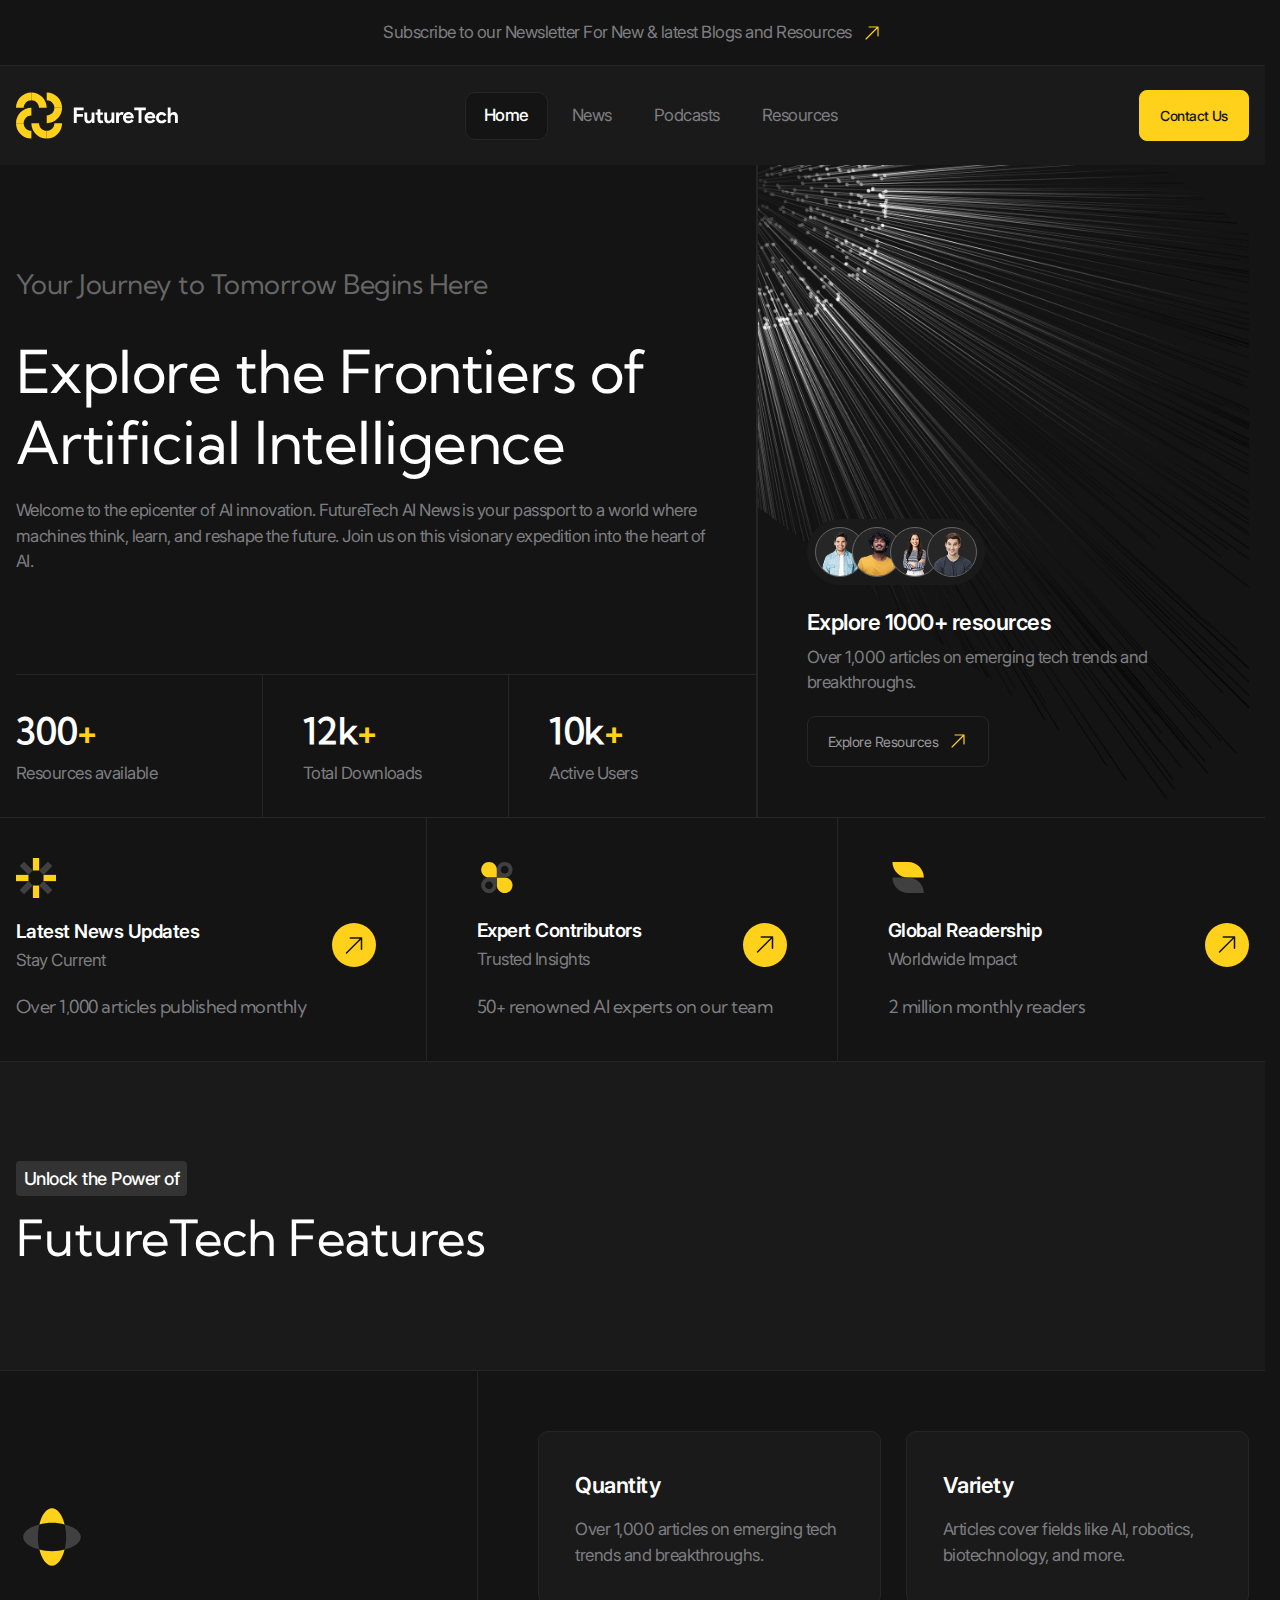
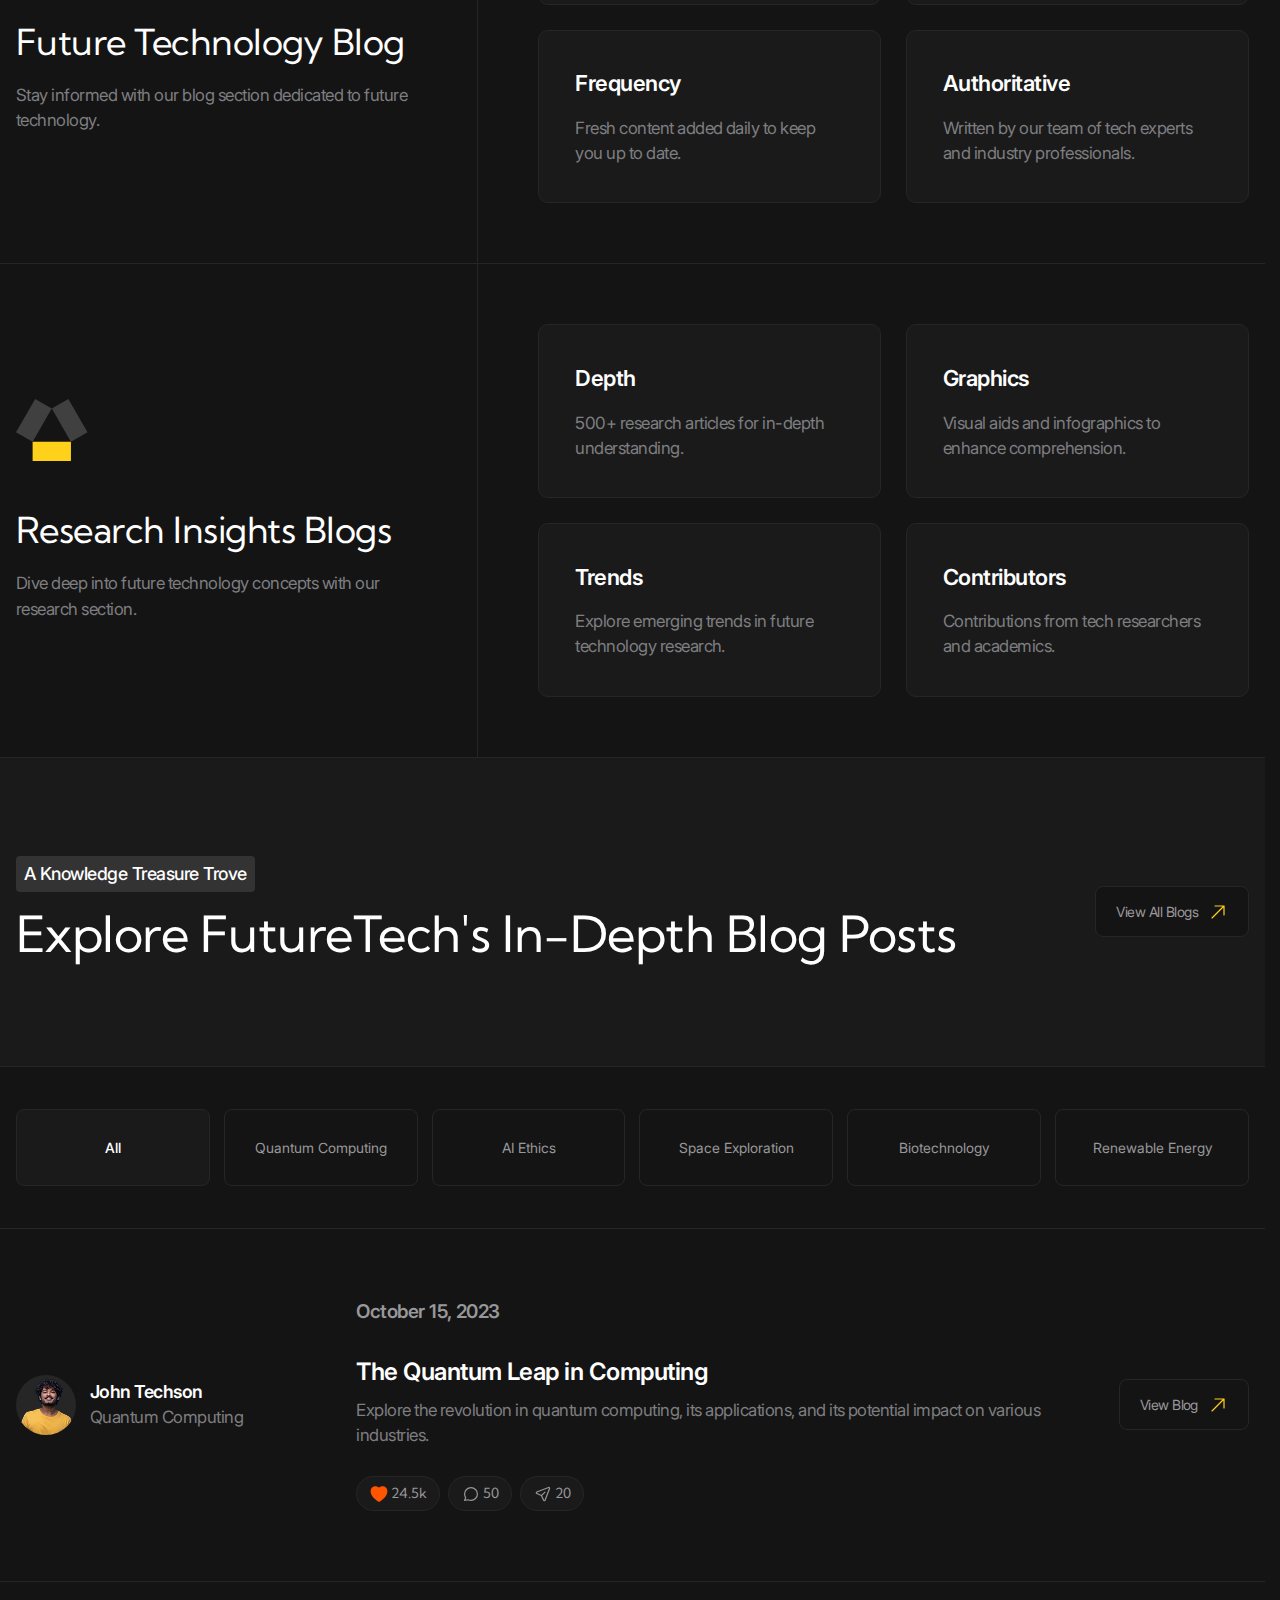
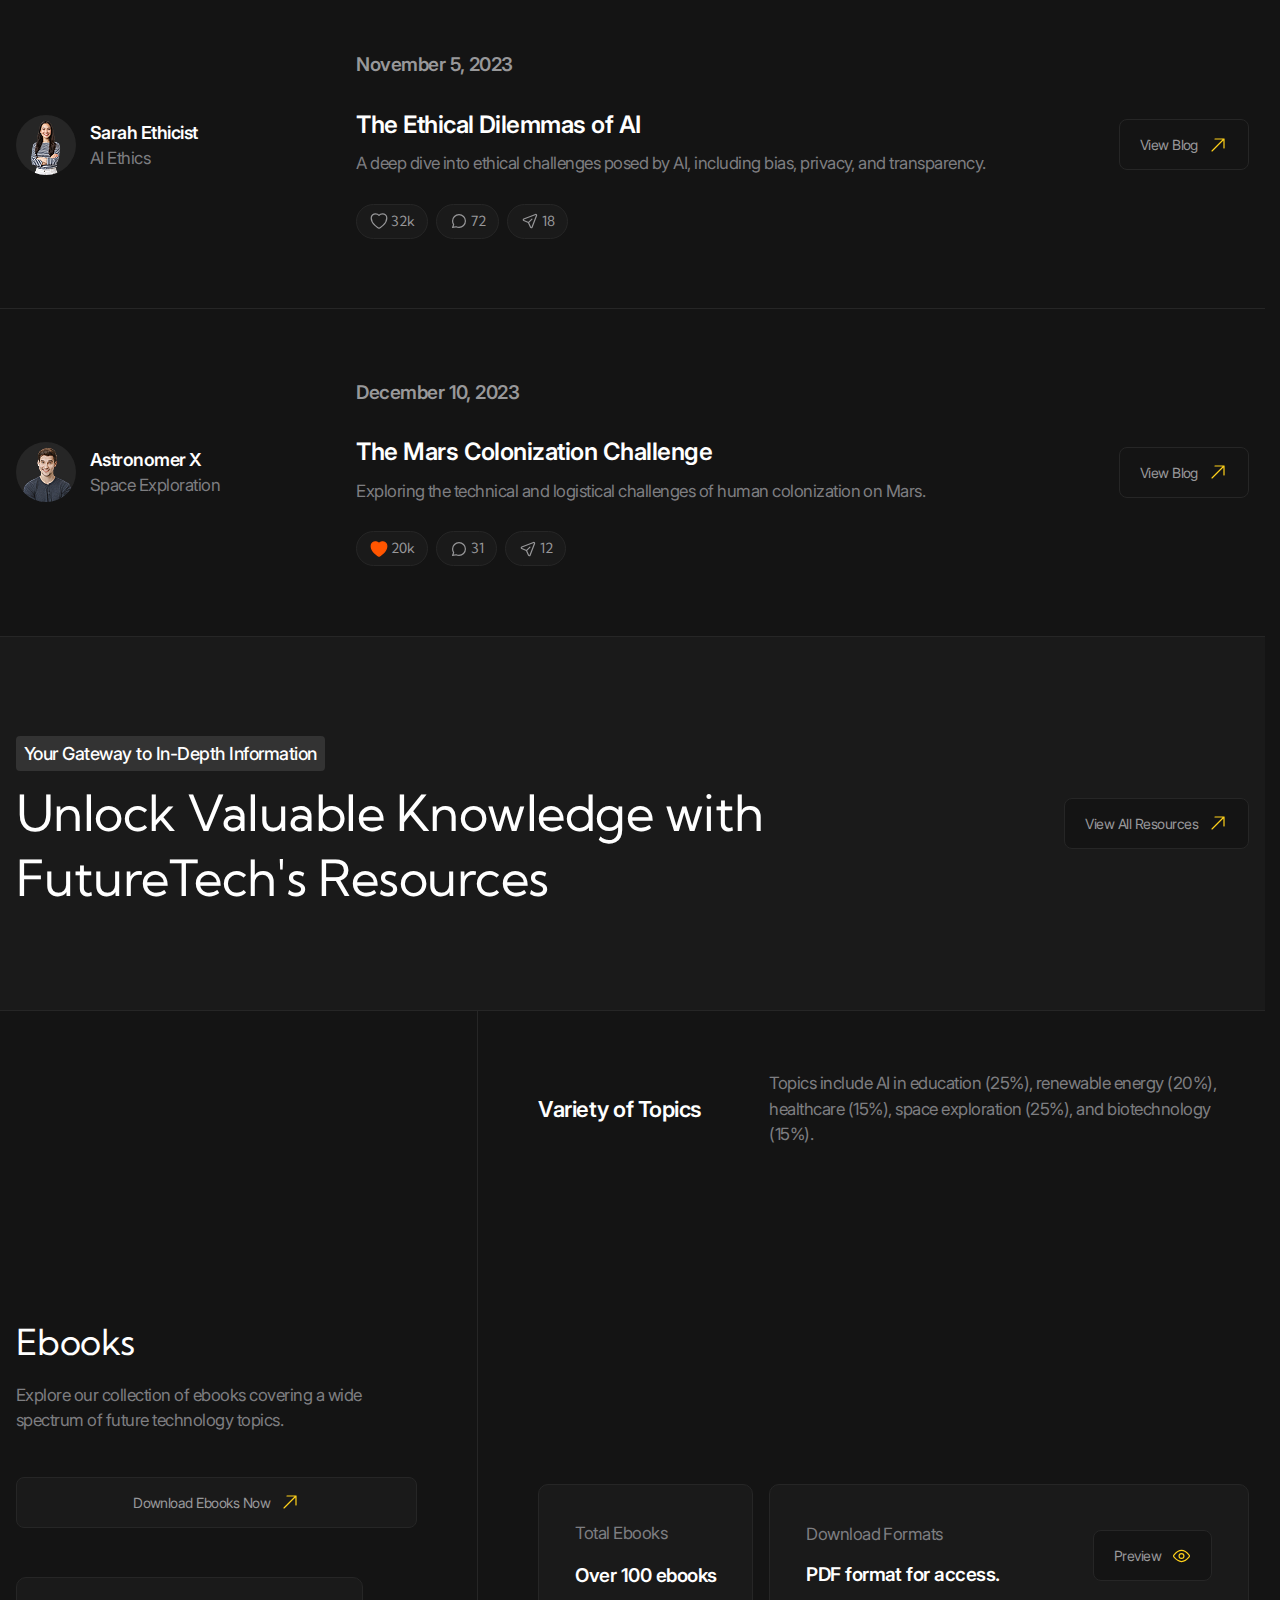
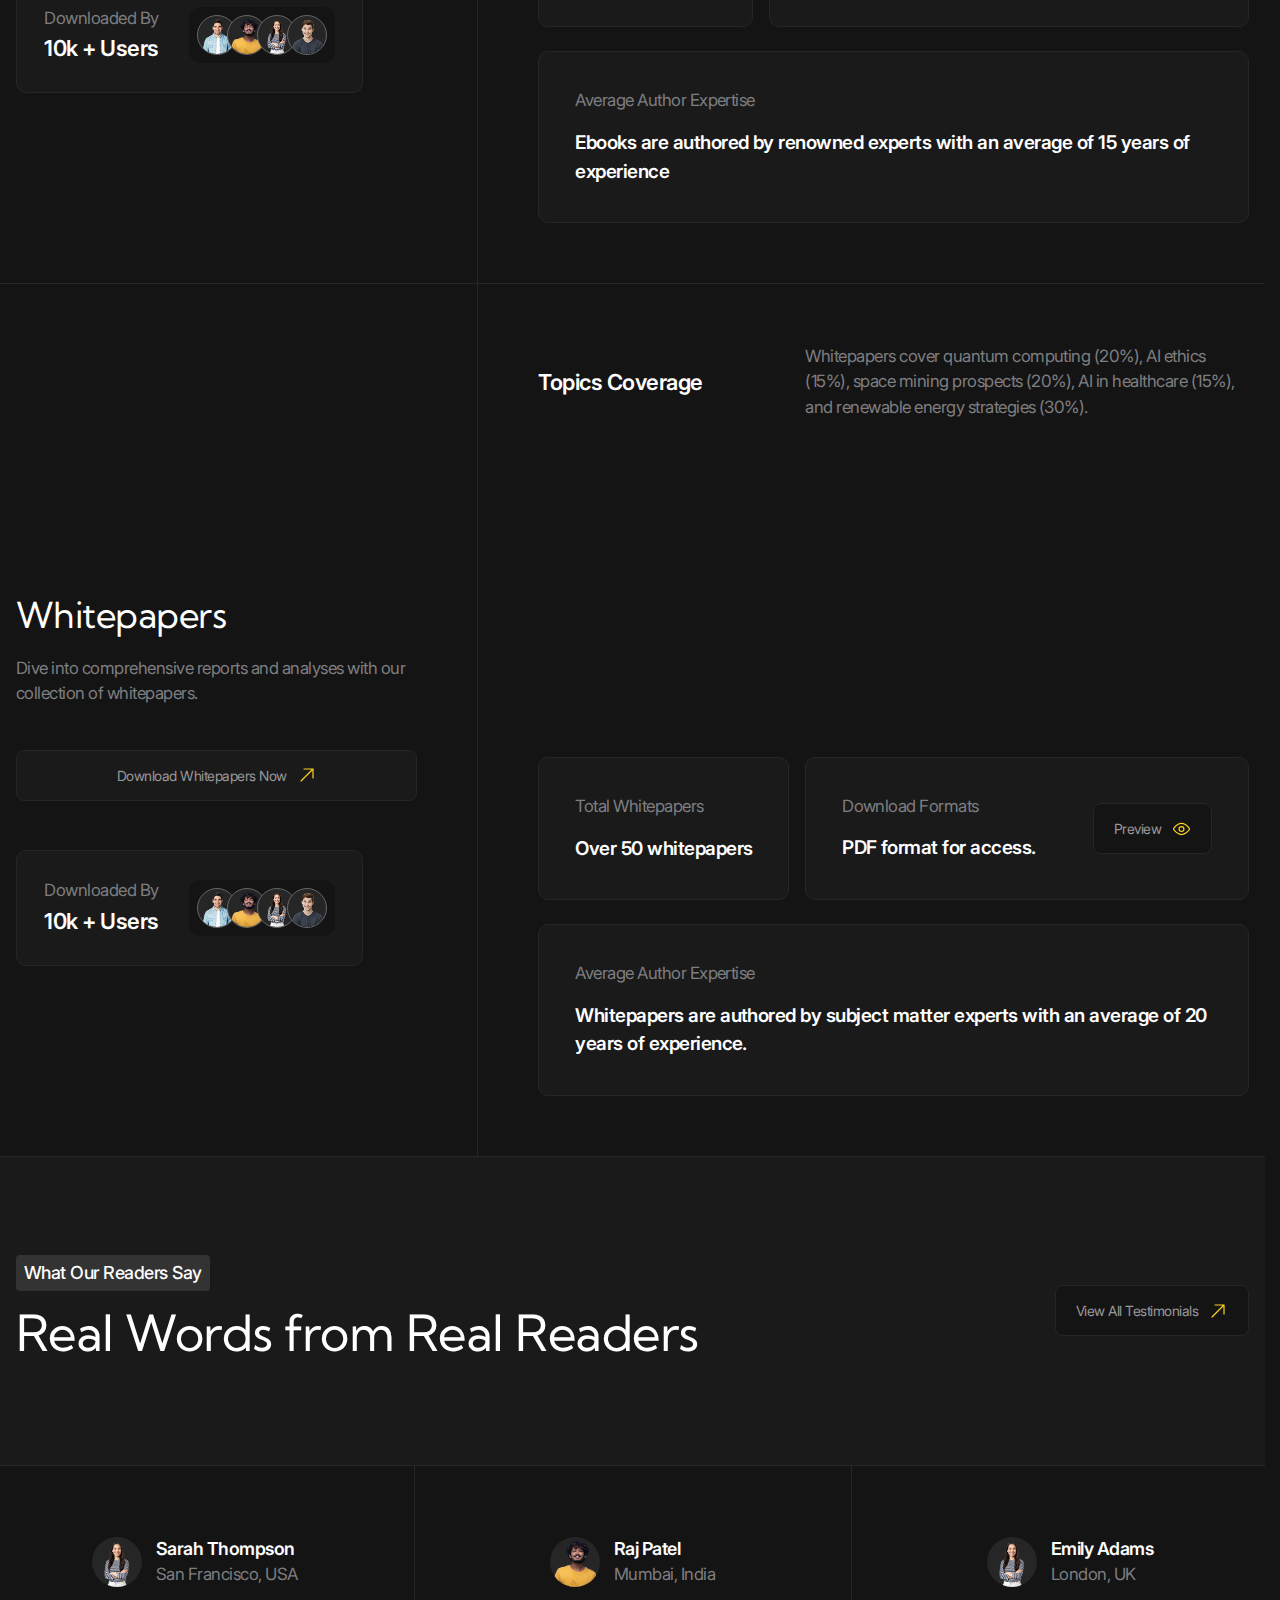
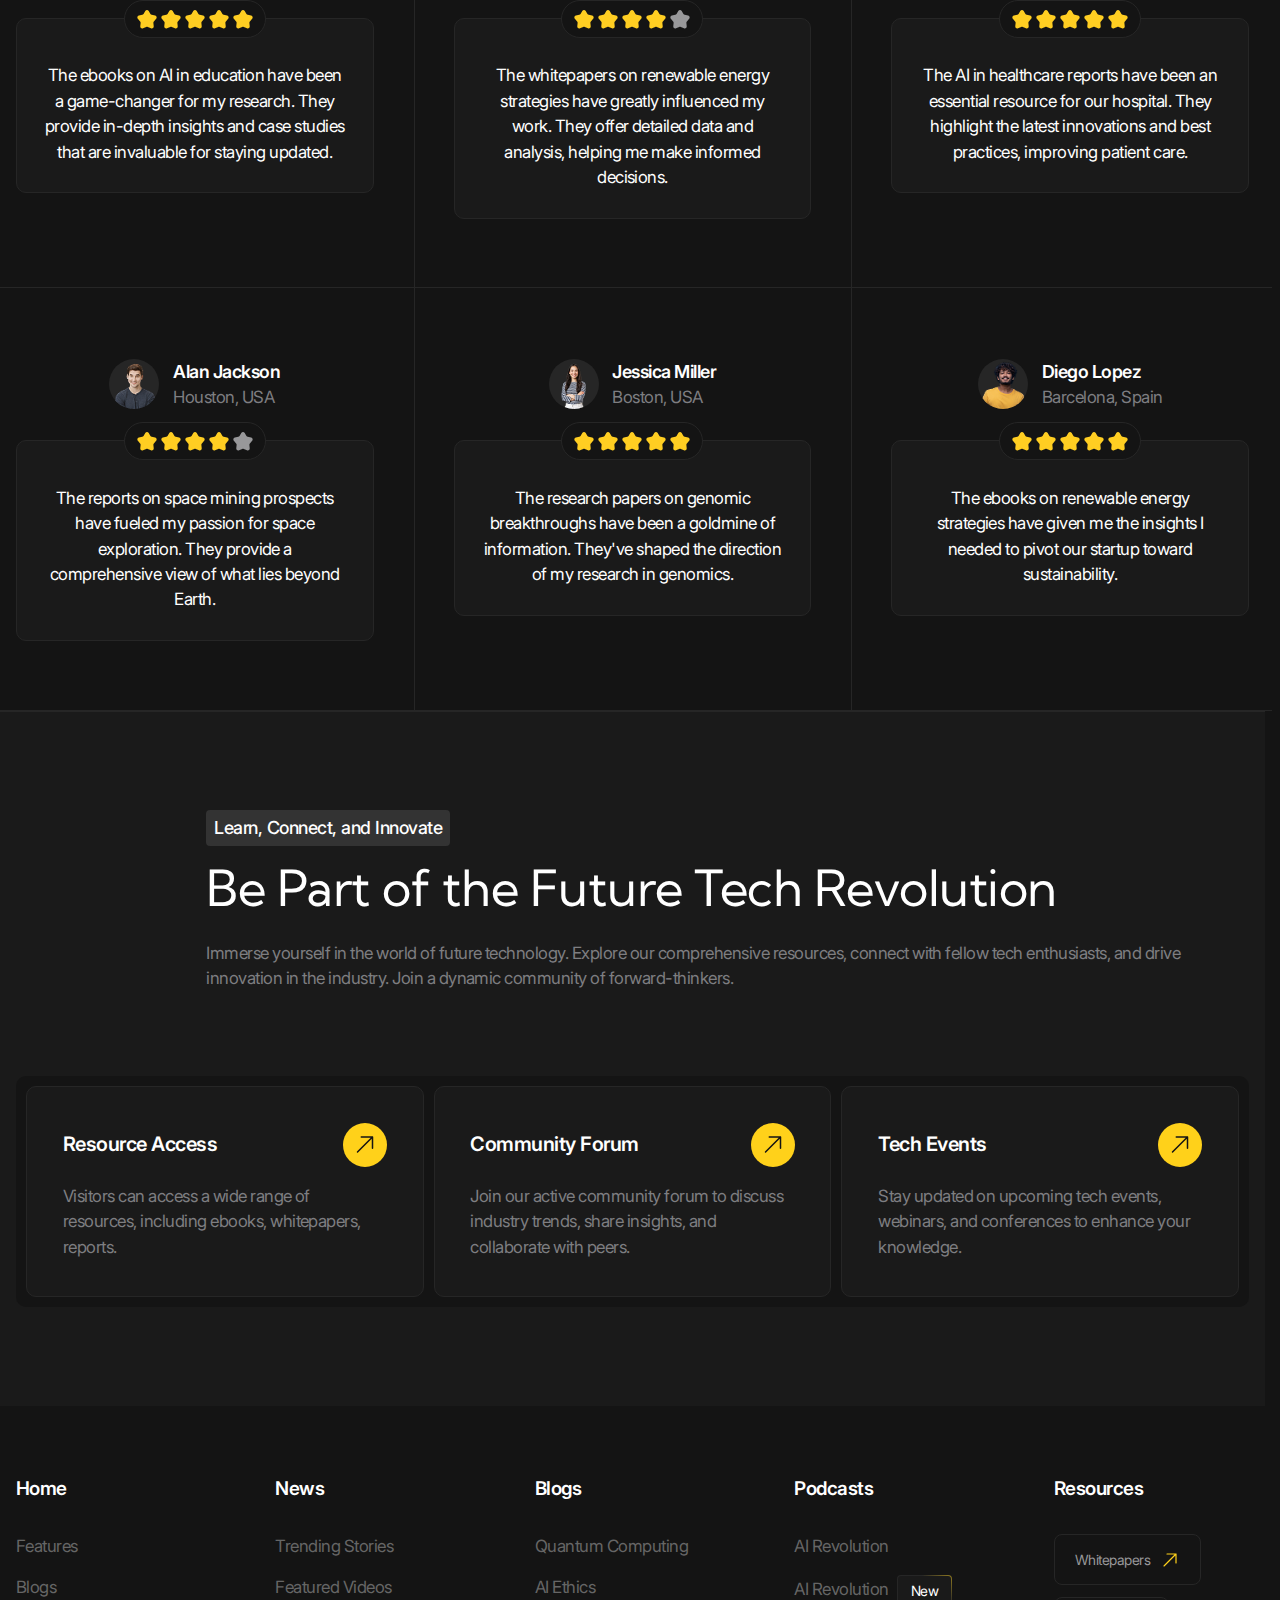
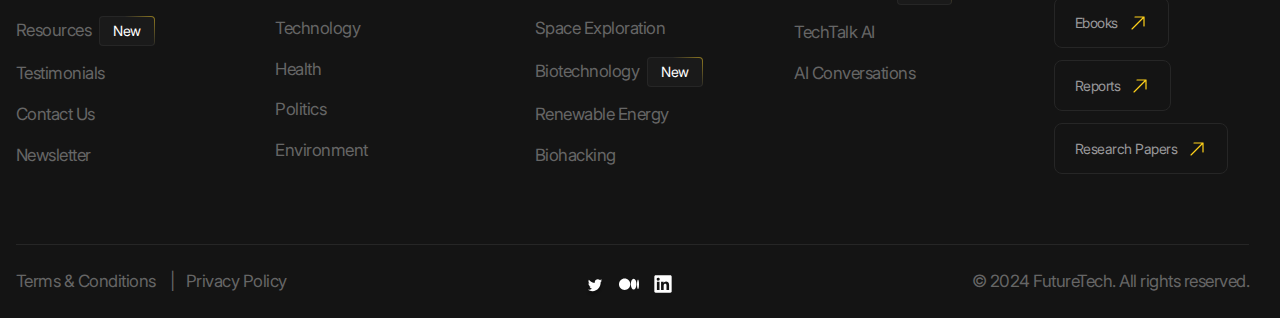
<file: index.html>
<!DOCTYPE html>
<html lang="en">
  <head>
    <meta charset="UTF-8" />
    <meta
      name="viewport"
      content="width=device-width, user-scalable=no, initial-scale=1.0,
    maximum-scale=1.0, minimum-scale=1.0"
    />
    <title>Future Tech | Home</title>
    <link rel="stylesheet" href="./styles/main.css" />
    <script type="module" src="./scripts/main.js"></script>
  </head>
  <body>
    <header class="header" data-js-header>
      <div class="header__promo">
        <div class="header__promo-inner container">
          <a class="header__promo-link" href="/"
            ><span class="icon icon--yellow-arrow"
              >Subscribe to our Newsletter For New & latest Blogs and
              Resources</span
            ></a
          >
        </div>
      </div>
      <div class="header__body">
        <div class="header__body-inner container">
          <a class="header__logo logo" href="/" aria-label="Home" title="Home">
            <img
              class="logo__image"
              src="./images/logo.svg"
              alt=""
              width="179"
              height="50"
            />
          </a>

          <div class="header__overlay" data-js-header-overlay>
            <nav class="header__menu">
              <ul class="header__menu-list">
                <li class="header__menu-item">
                  <a class="header__menu-link is-active" href="./index.html"
                    >Home</a
                  >
                </li>
                <li class="header__menu-item">
                  <a class="header__menu-link" href="./news.html">News</a>
                </li>
                <li class="header__menu-item">
                  <a class="header__menu-link" href="./podcasts.html"
                    >Podcasts</a
                  >
                </li>
                <li class="header__menu-item">
                  <a class="header__menu-link" href="./resources.html"
                    >Resources</a
                  >
                </li>
              </ul>
            </nav>
            <a
              class="header__contact-us-link button button--accent"
              href="./contacts.html"
              >Contact Us</a
            >
          </div>

          <button
            class="header__burger-button burger-button visible-mobile"
            type="button"
            aria-label="Open menu"
            title="Open menu"
            data-js-header-burger-button
          >
            <span class="burger-button__line"></span>
            <span class="burger-button__line"></span>
            <span class="burger-button__line"></span>
          </button>
        </div>
      </div>
    </header>

    <main>
      <section class="hero" aria-labelledby="hero-title">
        <div class="hero__main container">
          <div class="hero__body">
            <p class="hero__subtitle">Your Journey to Tomorrow Begins Here</p>
            <h1 class="hero__title" id="hero-title">
              Explore the Frontiers of Artificial Intelligence
            </h1>
            <div class="hero__description">
              <p>
                Welcome to the epicenter of AI innovation. FutureTech AI News is
                your passport to a world where machines think, learn, and
                reshape the future. Join us on this visionary expedition into
                the heart of AI.
              </p>
            </div>
          </div>
          <div
            class="hero__metrics metrics full-vw-line full-vw-line--top full-vw-line--left"
          >
            <dl class="metrics__list">
              <div class="metrics__item">
                <dt class="metrics__key">Resources available</dt>
                <dd class="metrics__value h3">
                  300<span class="metrics__sign">+</span>
                </dd>
              </div>
              <div class="metrics__item">
                <dt class="metrics__key">Total Downloads</dt>
                <dd class="metrics__value h3">
                  12k<span class="metrics__sign">+</span>
                </dd>
              </div>
              <div class="metrics__item">
                <dt class="metrics__key">Active Users</dt>
                <dd class="metrics__value h3">
                  10k<span class="metrics__sign">+</span>
                </dd>
              </div>
            </dl>
          </div>
          <div class="hero__resources-preview resources-preview">
            <div class="resources-preview__team team">
              <img
                class="team__person"
                src="./images/team/1.png"
                alt=""
                width="60"
                height="60"
                loading="lazy"
              />
              <img
                class="team__person"
                src="./images/team/2.png"
                alt=""
                width="60"
                height="60"
                loading="lazy"
              />
              <img
                class="team__person"
                src="./images/team/3.png"
                alt=""
                width="60"
                height="60"
                loading="lazy"
              />
              <img
                class="team__person"
                src="./images/team/4.png"
                alt=""
                width="60"
                height="60"
                loading="lazy"
              />
            </div>
            <div class="resources-preview__body">
              <p class="resources-preview__title h5">Explore 1000+ resources</p>
              <p class="resources-preview__subtitle">
                Over 1,000 articles on emerging tech trends and breakthroughs.
              </p>
            </div>
            <a class="resources-preview__button button" href="/">
              <span class="icon icon--yellow-arrow">Explore Resources</span>
            </a>
          </div>
        </div>
        <div class="hero__advantages">
          <h2 class="visually-hidden">Our advantages</h2>
          <ul class="hero__advantages-list container">
            <li class="hero__advantages-item">
              <div class="advantage-card">
                <img
                  class="advantage-card__image"
                  src="./images/advantages/icon-1.svg"
                  alt=""
                  width="50"
                  height="50"
                  loading="lazy"
                />
                <a class="advantage-card__link circle-icon" href="/">
                  <h3 class="advantage-card__title h6">Latest News Updates</h3>
                  <p class="advantage-card__subtitle">Stay Current</p>
                </a>
                <p class="advantage-card__details">
                  Over 1,000 articles published monthly
                </p>
              </div>
            </li>
            <li class="hero__advantages-item">
              <div class="advantage-card">
                <img
                  class="advantage-card__image"
                  src="./images/advantages/icon-2.svg"
                  alt=""
                  width="50"
                  height="50"
                  loading="lazy"
                />
                <a class="advantage-card__link circle-icon" href="/">
                  <h3 class="advantage-card__title h6">Expert Contributors</h3>
                  <p class="advantage-card__subtitle">Trusted Insights</p>
                </a>
                <p class="advantage-card__details">
                  50+ renowned AI experts on our team
                </p>
              </div>
            </li>
            <li class="hero__advantages-item">
              <div class="advantage-card">
                <img
                  class="advantage-card__image"
                  src="./images/advantages/icon-3.svg"
                  alt=""
                  width="50"
                  height="50"
                  loading="lazy"
                />
                <a class="advantage-card__link circle-icon" href="/">
                  <h3 class="advantage-card__title h6">Global Readership</h3>
                  <p class="advantage-card__subtitle">Worldwide Impact</p>
                </a>
                <p class="advantage-card__details">2 million monthly readers</p>
              </div>
            </li>
          </ul>
        </div>
      </section>

      <section class="section" aria-labelledby="features-title">
        <header class="section__header">
          <div class="section__header-inner container">
            <div class="section__header-info">
              <p class="section__subtitle tag">Unlock the Power of</p>
              <h2 class="section__title" id="features-title">
                FutureTech Features
              </h2>
            </div>
          </div>
        </header>
        <div class="section__body">
          <ul class="list">
            <li class="list__item">
              <div class="card container">
                <div class="card__preview">
                  <div class="card__preview-main">
                    <img
                      class="card__preview-icon"
                      src="./images/features/1.svg"
                      alt=""
                      width="80"
                      height="80"
                      loading="lazy"
                    />
                    <div class="card__preview-info">
                      <h3 class="card__preview-title">
                        Future Technology Blog
                      </h3>
                      <div class="card__preview-description">
                        <p>
                          Stay informed with our blog section dedicated to
                          future technology.
                        </p>
                      </div>
                    </div>
                  </div>
                </div>
                <div class="card__body">
                  <div class="card__grid card__grid--2-cols">
                    <div class="card__cell tile">
                      <h4 class="card__cell-title h5">Quantity</h4>
                      <div class="card__cell-description">
                        <p>
                          Over 1,000 articles on emerging tech trends and
                          breakthroughs.
                        </p>
                      </div>
                    </div>
                    <div class="card__cell tile">
                      <h4 class="card__cell-title h5">Variety</h4>
                      <div class="card__cell-description">
                        <p>
                          Articles cover fields like AI, robotics,
                          biotechnology, and more.
                        </p>
                      </div>
                    </div>
                    <div class="card__cell tile">
                      <h4 class="card__cell-title h5">Frequency</h4>
                      <div class="card__cell-description">
                        <p>Fresh content added daily to keep you up to date.</p>
                      </div>
                    </div>
                    <div class="card__cell tile">
                      <h4 class="card__cell-title h5">Authoritative</h4>
                      <div class="card__cell-description">
                        <p>
                          Written by our team of tech experts and industry
                          professionals.
                        </p>
                      </div>
                    </div>
                  </div>
                </div>
              </div>
            </li>
            <li class="list__item">
              <div class="card container">
                <div class="card__preview">
                  <div class="card__preview-main">
                    <img
                      class="card__preview-icon"
                      src="./images/features/2.svg"
                      alt=""
                      width="80"
                      height="80"
                      loading="lazy"
                    />
                    <div class="card__preview-info">
                      <h3 class="card__preview-title">
                        Research Insights Blogs
                      </h3>
                      <div class="card__preview-description">
                        <p>
                          Dive deep into future technology concepts with our
                          research section.
                        </p>
                      </div>
                    </div>
                  </div>
                </div>
                <div class="card__body">
                  <div class="card__grid card__grid--2-cols">
                    <div class="card__cell tile">
                      <h4 class="card__cell-title h5">Depth</h4>
                      <div class="card__cell-description">
                        <p>
                          500+ research articles for in-depth understanding.
                        </p>
                      </div>
                    </div>
                    <div class="card__cell tile">
                      <h4 class="card__cell-title h5">Graphics</h4>
                      <div class="card__cell-description">
                        <p>
                          Visual aids and infographics to enhance comprehension.
                        </p>
                      </div>
                    </div>
                    <div class="card__cell tile">
                      <h4 class="card__cell-title h5">Trends</h4>
                      <div class="card__cell-description">
                        <p>
                          Explore emerging trends in future technology research.
                        </p>
                      </div>
                    </div>
                    <div class="card__cell tile">
                      <h4 class="card__cell-title h5">Contributors</h4>
                      <div class="card__cell-description">
                        <p>
                          Contributions from tech researchers and academics.
                        </p>
                      </div>
                    </div>
                  </div>
                </div>
              </div>
            </li>
          </ul>
        </div>
      </section>

      <section class="section" aria-labelledby="blog-title">
        <header class="section__header">
          <div class="section__header-inner container">
            <div class="section__header-info">
              <p class="section__subtitle tag">A Knowledge Treasure Trove</p>
              <h2 class="section__title" id="blog-title">
                Explore FutureTech's In-Depth Blog Posts
              </h2>
            </div>
            <div class="section__actions">
              <a class="section__link button" href="./blog.html"
                ><span class="icon icon--yellow-arrow">View All Blogs</span></a
              >
            </div>
          </div>
        </header>
        <div class="section__body tabs" data-js-tabs>
          <h3 class="visually-hidden" id="blog-category-title">
            Blog category
          </h3>
          <header class="tabs__header">
            <div
              class="tabs__buttons container"
              role="tablist"
              aria-labelledby="blog-category-title"
            >
              <button
                class="tabs__button is-active"
                id="tab-1"
                type="button"
                role="tab"
                aria-controls="tabpanel-1"
                data-js-tabs-button
                aria-selected="true"
              >
                All
              </button>
              <button
                class="tabs__button"
                id="tab-2"
                type="button"
                role="tab"
                aria-controls="tabpanel-2"
                data-js-tabs-button
                aria-selected="false"
                tabindex="-1"
              >
                Quantum Computing
              </button>
              <button
                class="tabs__button"
                id="tab-3"
                type="button"
                role="tab"
                aria-controls="tabpanel-3"
                data-js-tabs-button
                aria-selected="false"
                tabindex="-1"
              >
                AI Ethics
              </button>
              <button
                class="tabs__button"
                id="tab-4"
                type="button"
                role="tab"
                aria-controls="tabpanel-4"
                data-js-tabs-button
                aria-selected="false"
                tabindex="-1"
              >
                Space Exploration
              </button>
              <button
                class="tabs__button"
                id="tab-5"
                type="button"
                role="tab"
                aria-controls="tabpanel-5"
                data-js-tabs-button
                aria-selected="false"
                tabindex="-1"
              >
                Biotechnology
              </button>
              <button
                class="tabs__button"
                id="tab-6"
                type="button"
                role="tab"
                aria-controls="tabpanel-6"
                data-js-tabs-button
                aria-selected="false"
                tabindex="-1"
              >
                Renewable Energy
              </button>
            </div>
          </header>
          <div class="tabs__body">
            <div
              class="tabs__content is-active"
              id="tabpanel-1"
              aria-labelledby="tab-1"
              tabindex="0"
              data-js-tabs-content
            >
              <ul class="list">
                <li class="list__item">
                  <article class="blog-card container">
                    <div class="blog-card__author person-card">
                      <img
                        class="person-card__image"
                        src="./images/blog/1.png"
                        alt=""
                        width="80"
                        height="80"
                        loading="lazy"
                      />
                      <div class="person-card__body">
                        <p class="person-card__name">John Techson</p>
                        <p class="person-card__department">Quantum Computing</p>
                      </div>
                    </div>
                    <div class="blog-card__body">
                      <time class="blog-card__date" datetime="2023-10-15"
                        >October 15, 2023</time
                      >
                      <div class="blog-card__info">
                        <h4 class="blog-card__title">
                          The Quantum Leap in Computing
                        </h4>
                        <div class="blog-card__description">
                          <p>
                            Explore the revolution in quantum computing, its
                            applications, and its potential impact on various
                            industries.
                          </p>
                        </div>
                      </div>
                      <div class="blog-card__actions blog-actions">
                        <ul class="blog-actions__list">
                          <li class="blog-actions__item">
                            <button
                              class="blog-actions__button is-active"
                              type="button"
                              aria-label="Dislike"
                              title="Dislike"
                            >
                              <span class="blog-actions__icon-wrapper"
                                ><svg
                                  width="24"
                                  height="25"
                                  viewBox="0 0 24 25"
                                  fill="none"
                                  xmlns="http://www.w3.org/2000/svg"
                                >
                                  <path
                                    d="M11.645 21.4107L11.6384 21.4072L11.6158 21.3949C11.5965 21.3844 11.5689 21.3693 11.5336 21.3496C11.4629 21.3101 11.3612 21.2524 11.233 21.1769C10.9765 21.0261 10.6132 20.8039 10.1785 20.515C9.31074 19.9381 8.15122 19.0901 6.9886 18.0063C4.68781 15.8615 2.25 12.6751 2.25 8.75C2.25 5.82194 4.7136 3.5 7.6875 3.5C9.43638 3.5 11.0023 4.29909 12 5.5516C12.9977 4.29909 14.5636 3.5 16.3125 3.5C19.2864 3.5 21.75 5.82194 21.75 8.75C21.75 12.6751 19.3122 15.8615 17.0114 18.0063C15.8488 19.0901 14.6893 19.9381 13.8215 20.515C13.3868 20.8039 13.0235 21.0261 12.767 21.1769C12.6388 21.2524 12.5371 21.3101 12.4664 21.3496C12.4311 21.3693 12.4035 21.3844 12.3842 21.3949L12.3616 21.4072L12.355 21.4107L12.3523 21.4121C12.1323 21.5289 11.8677 21.5289 11.6477 21.4121L11.645 21.4107Z"
                                    stroke="#666666"
                                    stroke-width="1.5"
                                    stroke-linejoin="round"
                                  />
                                </svg>
                              </span>
                              <span>24.5k</span>
                            </button>
                          </li>
                          <li class="blog-actions__item">
                            <button
                              class="blog-actions__button"
                              type="button"
                              aria-label="Discuss"
                              title="Discuss"
                            >
                              <span class="blog-actions__icon-wrapper"
                                ><svg
                                  width="24"
                                  height="25"
                                  viewBox="0 0 24 25"
                                  fill="none"
                                  xmlns="http://www.w3.org/2000/svg"
                                >
                                  <path
                                    d="M8.48581 19.6888C9.54657 20.2083 10.7392 20.5 12 20.5C16.4183 20.5 20 16.9183 20 12.5C20 8.08172 16.4183 4.5 12 4.5C7.58172 4.5 4 8.08172 4 12.5C4 14.1401 4.49356 15.665 5.34026 16.9341M8.48581 19.6888L4 20.5L5.34026 16.9341M8.48581 19.6888L8.49231 19.6877M5.34026 16.9341L5.34154 16.9308"
                                    stroke="#666666"
                                    stroke-width="1.5"
                                    stroke-linecap="round"
                                    stroke-linejoin="round"
                                  />
                                </svg>
                              </span>
                              <span>50</span>
                            </button>
                          </li>
                          <li class="blog-actions__item">
                            <button
                              class="blog-actions__button"
                              type="button"
                              aria-label="Share"
                              title="Share"
                            >
                              <span class="blog-actions__icon-wrapper"
                                ><svg
                                  width="24"
                                  height="25"
                                  viewBox="0 0 24 25"
                                  fill="none"
                                  xmlns="http://www.w3.org/2000/svg"
                                >
                                  <path
                                    d="M10.0384 14.4616L4.1719 11.7951C3.36454 11.4281 3.39898 10.2697 4.22673 9.95134L18.8999 4.30781C19.7087 3.99675 20.5033 4.79139 20.1922 5.60013L14.5487 20.2733C14.2303 21.1011 13.072 21.1355 12.705 20.3281L10.0384 14.4616ZM10.0384 14.4616L14.4231 10.077"
                                    stroke="#666666"
                                    stroke-width="1.5"
                                    stroke-linecap="round"
                                    stroke-linejoin="round"
                                  />
                                </svg>
                              </span>
                              <span>20</span>
                            </button>
                          </li>
                        </ul>
                      </div>
                    </div>
                    <a class="blog-card__link button" href="/"
                      ><span class="icon icon--yellow-arrow">View Blog</span></a
                    >
                  </article>
                </li>
                <li class="list__item">
                  <article class="blog-card container">
                    <div class="blog-card__author person-card">
                      <img
                        class="person-card__image"
                        src="./images/blog/2.png"
                        alt=""
                        width="80"
                        height="80"
                        loading="lazy"
                      />
                      <div class="person-card__body">
                        <p class="person-card__name">Sarah Ethicist</p>
                        <p class="person-card__department">AI Ethics</p>
                      </div>
                    </div>
                    <div class="blog-card__body">
                      <time class="blog-card__date" datetime="2023-11-05"
                        >November 5, 2023</time
                      >
                      <div class="blog-card__info">
                        <h4 class="blog-card__title">
                          The Ethical Dilemmas of AI
                        </h4>
                        <div class="blog-card__description">
                          <p>
                            A deep dive into ethical challenges posed by AI,
                            including bias, privacy, and transparency.
                          </p>
                        </div>
                      </div>
                      <div class="blog-card__actions blog-actions">
                        <ul class="blog-actions__list">
                          <li class="blog-actions__item">
                            <button
                              class="blog-actions__button"
                              type="button"
                              aria-label="Dislike"
                              title="Dislike"
                            >
                              <span class="blog-actions__icon-wrapper"
                                ><svg
                                  width="24"
                                  height="25"
                                  viewBox="0 0 24 25"
                                  fill="none"
                                  xmlns="http://www.w3.org/2000/svg"
                                >
                                  <path
                                    d="M11.645 21.4107L11.6384 21.4072L11.6158 21.3949C11.5965 21.3844 11.5689 21.3693 11.5336 21.3496C11.4629 21.3101 11.3612 21.2524 11.233 21.1769C10.9765 21.0261 10.6132 20.8039 10.1785 20.515C9.31074 19.9381 8.15122 19.0901 6.9886 18.0063C4.68781 15.8615 2.25 12.6751 2.25 8.75C2.25 5.82194 4.7136 3.5 7.6875 3.5C9.43638 3.5 11.0023 4.29909 12 5.5516C12.9977 4.29909 14.5636 3.5 16.3125 3.5C19.2864 3.5 21.75 5.82194 21.75 8.75C21.75 12.6751 19.3122 15.8615 17.0114 18.0063C15.8488 19.0901 14.6893 19.9381 13.8215 20.515C13.3868 20.8039 13.0235 21.0261 12.767 21.1769C12.6388 21.2524 12.5371 21.3101 12.4664 21.3496C12.4311 21.3693 12.4035 21.3844 12.3842 21.3949L12.3616 21.4072L12.355 21.4107L12.3523 21.4121C12.1323 21.5289 11.8677 21.5289 11.6477 21.4121L11.645 21.4107Z"
                                    stroke="#666666"
                                    stroke-width="1.5"
                                    stroke-linejoin="round"
                                  />
                                </svg>
                              </span>
                              <span>32k</span>
                            </button>
                          </li>
                          <li class="blog-actions__item">
                            <button
                              class="blog-actions__button"
                              type="button"
                              aria-label="Discuss"
                              title="Discuss"
                            >
                              <span class="blog-actions__icon-wrapper"
                                ><svg
                                  width="24"
                                  height="25"
                                  viewBox="0 0 24 25"
                                  fill="none"
                                  xmlns="http://www.w3.org/2000/svg"
                                >
                                  <path
                                    d="M8.48581 19.6888C9.54657 20.2083 10.7392 20.5 12 20.5C16.4183 20.5 20 16.9183 20 12.5C20 8.08172 16.4183 4.5 12 4.5C7.58172 4.5 4 8.08172 4 12.5C4 14.1401 4.49356 15.665 5.34026 16.9341M8.48581 19.6888L4 20.5L5.34026 16.9341M8.48581 19.6888L8.49231 19.6877M5.34026 16.9341L5.34154 16.9308"
                                    stroke="#666666"
                                    stroke-width="1.5"
                                    stroke-linecap="round"
                                    stroke-linejoin="round"
                                  />
                                </svg>
                              </span>
                              <span>72</span>
                            </button>
                          </li>
                          <li class="blog-actions__item">
                            <button
                              class="blog-actions__button"
                              type="button"
                              aria-label="Share"
                              title="Share"
                            >
                              <span class="blog-actions__icon-wrapper"
                                ><svg
                                  width="24"
                                  height="25"
                                  viewBox="0 0 24 25"
                                  fill="none"
                                  xmlns="http://www.w3.org/2000/svg"
                                >
                                  <path
                                    d="M10.0384 14.4616L4.1719 11.7951C3.36454 11.4281 3.39898 10.2697 4.22673 9.95134L18.8999 4.30781C19.7087 3.99675 20.5033 4.79139 20.1922 5.60013L14.5487 20.2733C14.2303 21.1011 13.072 21.1355 12.705 20.3281L10.0384 14.4616ZM10.0384 14.4616L14.4231 10.077"
                                    stroke="#666666"
                                    stroke-width="1.5"
                                    stroke-linecap="round"
                                    stroke-linejoin="round"
                                  />
                                </svg>
                              </span>
                              <span>18</span>
                            </button>
                          </li>
                        </ul>
                      </div>
                    </div>
                    <a class="blog-card__link button" href="/"
                      ><span class="icon icon--yellow-arrow">View Blog</span></a
                    >
                  </article>
                </li>
                <li class="list__item">
                  <article class="blog-card container">
                    <div class="blog-card__author person-card">
                      <img
                        class="person-card__image"
                        src="./images/blog/3.png"
                        alt=""
                        width="80"
                        height="80"
                        loading="lazy"
                      />
                      <div class="person-card__body">
                        <p class="person-card__name">Astronomer X</p>
                        <p class="person-card__department">Space Exploration</p>
                      </div>
                    </div>
                    <div class="blog-card__body">
                      <time class="blog-card__date" datetime="2023-12-10"
                        >December 10, 2023</time
                      >
                      <div class="blog-card__info">
                        <h4 class="blog-card__title">
                          The Mars Colonization Challenge
                        </h4>
                        <div class="blog-card__description">
                          <p>
                            Exploring the technical and logistical challenges of
                            human colonization on Mars.
                          </p>
                        </div>
                      </div>
                      <div class="blog-card__actions blog-actions">
                        <ul class="blog-actions__list">
                          <li class="blog-actions__item">
                            <button
                              class="blog-actions__button is-active"
                              type="button"
                              aria-label="Dislike"
                              title="Dislike"
                            >
                              <span class="blog-actions__icon-wrapper"
                                ><svg
                                  width="24"
                                  height="25"
                                  viewBox="0 0 24 25"
                                  fill="none"
                                  xmlns="http://www.w3.org/2000/svg"
                                >
                                  <path
                                    d="M11.645 21.4107L11.6384 21.4072L11.6158 21.3949C11.5965 21.3844 11.5689 21.3693 11.5336 21.3496C11.4629 21.3101 11.3612 21.2524 11.233 21.1769C10.9765 21.0261 10.6132 20.8039 10.1785 20.515C9.31074 19.9381 8.15122 19.0901 6.9886 18.0063C4.68781 15.8615 2.25 12.6751 2.25 8.75C2.25 5.82194 4.7136 3.5 7.6875 3.5C9.43638 3.5 11.0023 4.29909 12 5.5516C12.9977 4.29909 14.5636 3.5 16.3125 3.5C19.2864 3.5 21.75 5.82194 21.75 8.75C21.75 12.6751 19.3122 15.8615 17.0114 18.0063C15.8488 19.0901 14.6893 19.9381 13.8215 20.515C13.3868 20.8039 13.0235 21.0261 12.767 21.1769C12.6388 21.2524 12.5371 21.3101 12.4664 21.3496C12.4311 21.3693 12.4035 21.3844 12.3842 21.3949L12.3616 21.4072L12.355 21.4107L12.3523 21.4121C12.1323 21.5289 11.8677 21.5289 11.6477 21.4121L11.645 21.4107Z"
                                    stroke="#666666"
                                    stroke-width="1.5"
                                    stroke-linejoin="round"
                                  />
                                </svg>
                              </span>
                              <span>20k</span>
                            </button>
                          </li>
                          <li class="blog-actions__item">
                            <button
                              class="blog-actions__button"
                              type="button"
                              aria-label="Discuss"
                              title="Discuss"
                            >
                              <span class="blog-actions__icon-wrapper"
                                ><svg
                                  width="24"
                                  height="25"
                                  viewBox="0 0 24 25"
                                  fill="none"
                                  xmlns="http://www.w3.org/2000/svg"
                                >
                                  <path
                                    d="M8.48581 19.6888C9.54657 20.2083 10.7392 20.5 12 20.5C16.4183 20.5 20 16.9183 20 12.5C20 8.08172 16.4183 4.5 12 4.5C7.58172 4.5 4 8.08172 4 12.5C4 14.1401 4.49356 15.665 5.34026 16.9341M8.48581 19.6888L4 20.5L5.34026 16.9341M8.48581 19.6888L8.49231 19.6877M5.34026 16.9341L5.34154 16.9308"
                                    stroke="#666666"
                                    stroke-width="1.5"
                                    stroke-linecap="round"
                                    stroke-linejoin="round"
                                  />
                                </svg>
                              </span>
                              <span>31</span>
                            </button>
                          </li>
                          <li class="blog-actions__item">
                            <button
                              class="blog-actions__button"
                              type="button"
                              aria-label="Share"
                              title="Share"
                            >
                              <span class="blog-actions__icon-wrapper"
                                ><svg
                                  width="24"
                                  height="25"
                                  viewBox="0 0 24 25"
                                  fill="none"
                                  xmlns="http://www.w3.org/2000/svg"
                                >
                                  <path
                                    d="M10.0384 14.4616L4.1719 11.7951C3.36454 11.4281 3.39898 10.2697 4.22673 9.95134L18.8999 4.30781C19.7087 3.99675 20.5033 4.79139 20.1922 5.60013L14.5487 20.2733C14.2303 21.1011 13.072 21.1355 12.705 20.3281L10.0384 14.4616ZM10.0384 14.4616L14.4231 10.077"
                                    stroke="#666666"
                                    stroke-width="1.5"
                                    stroke-linecap="round"
                                    stroke-linejoin="round"
                                  />
                                </svg>
                              </span>
                              <span>12</span>
                            </button>
                          </li>
                        </ul>
                      </div>
                    </div>
                    <a class="blog-card__link button" href="/"
                      ><span class="icon icon--yellow-arrow">View Blog</span></a
                    >
                  </article>
                </li>
              </ul>
            </div>
            <div
              class="tabs__content"
              id="tabpanel-2"
              aria-labelledby="tab-2"
              tabindex="0"
              data-js-tabs-content
            >
              Lorem ipsum dolor sit amet consectetur adipisicing elit. Ipsam
              veniam blanditiis distinctio rem accusamus dolore molestias
              quisquam optio voluptate laboriosam corporis officiis sunt
              pariatur nobis libero unde, corrupti voluptas eaque consequatur
              officia quibusdam magnam. Nisi placeat corrupti incidunt ex,
              dignissimos at a dolor minima illo itaque vitae ducimus tenetur
              unde.
            </div>
            <div
              class="tabs__content"
              id="tabpanel-3"
              aria-labelledby="tab-3"
              tabindex="0"
              data-js-tabs-content
            >
              Lorem ipsum dolor sit amet consectetur adipisicing elit. Dolorem,
              voluptatibus!
            </div>
            <div
              class="tabs__content"
              id="tabpanel-4"
              aria-labelledby="tab-4"
              tabindex="0"
              data-js-tabs-content
            >
              Lorem ipsum dolor sit amet consectetur adipisicing elit. Beatae,
              necessitatibus libero explicabo a aperiam harum nam, cupiditate
              consectetur debitis, delectus rem id dolor enim temporibus. Fugiat
              accusantium libero esse sunt!
            </div>
            <div
              class="tabs__content"
              id="tabpanel-5"
              aria-labelledby="tab-5"
              tabindex="0"
              data-js-tabs-content
            >
              Lorem ipsum dolor sit amet consectetur adipisicing elit. Dolorem,
              voluptatibus!
            </div>
            <div
              class="tabs__content"
              id="tabpanel-6"
              aria-labelledby="tab-6"
              tabindex="0"
              data-js-tabs-content
            >
              Lorem ipsum dolor sit amet consectetur adipisicing elit. Deserunt
              dicta placeat sapiente suscipit perferendis maiores eos a ex quo
              iusto deleniti eveniet, tempora quidem. Consequuntur similique
              assumenda excepturi non a?
            </div>
          </div>
        </div>
      </section>

      <section class="section" aria-labelledby="resourses-title">
        <header class="section__header">
          <div class="section__header-inner container">
            <div class="section__header-info">
              <p class="section__subtitle tag">
                Your Gateway to In-Depth Information
              </p>
              <h2 class="section__title" id="resourses-title">
                Unlock Valuable Knowledge with<br/> FutureTech's Resources
              </h2>
            </div>
            <div class="section__actions">
              <a class="section__link button" href="./resourses.html"
                ><span class="icon icon--yellow-arrow"
                  >View All Resources</span
                ></a
              >
            </div>
          </div>
        </header>
        <div class="section__body">
          <ul class="list">
            <li class="list__item">
              <div class="card container">
                <div class="card__preview">
                  <div class="card__preview-main">
                    <img
                      class="card__preview-icon"
                      src="./images/resourses/icon-1.svg"
                      alt=""
                      width="80"
                      height="80"
                      loading="lazy"
                    />
                    <div class="card__preview-info">
                      <h3 class="card__preview-title">Ebooks</h3>
                      <div class="card__preview-description">
                        <p>
                          Explore our collection of ebooks covering a wide
                          spectrum of future technology topics.
                        </p>
                      </div>
                    </div>
                    <a
                      class="card__preview-link button button--dark-gray"
                      href="/"
                    >
                      <span class="icon icon--yellow-arrow"
                        >Download Ebooks Now</span
                      ></a
                    >
                  </div>
                  <div class="card__preview-extra">
                    <div class="download-info tile">
                      <div class="download-info__body">
                        <p class="download-info__title">Downloaded By</p>
                        <p class="download-info__subtitle h5">10k + Users</p>
                      </div>
                      <div class="download-info__team team">
                        <img
                          class="team__person"
                          src="./images/team/1.png"
                          alt=""
                          width="50"
                          height="50"
                          loading="lazy"
                        />
                        <img
                          class="team__person"
                          src="./images/team/2.png"
                          alt=""
                          width="50"
                          height="50"
                          loading="lazy"
                        />
                        <img
                          class="team__person"
                          src="./images/team/3.png"
                          alt=""
                          width="50"
                          height="50"
                          loading="lazy"
                        />
                        <img
                          class="team__person"
                          src="./images/team/4.png"
                          alt=""
                          width="50"
                          height="50"
                          loading="lazy"
                        />
                      </div>
                    </div>
                  </div>
                </div>
                <div class="card__body">
                  <div class="card__grid card__grid--2-cols-alt">
                    <div class="card__cell">
                      <h3 class="card__cell-title h5">Variety of Topics</h3>
                    </div>
                    <div class="card__cell">
                      <p class="card__cell-description">
                        Topics include AI in education (25%), renewable energy
                        (20%), healthcare (15%), space exploration (25%), and
                        biotechnology (15%).
                      </p>
                    </div>
                    <div class="card__cell card__cell--wide">
                      <img
                        class="card__cell-image"
                        src="./images/resourses/details-1.jpg"
                        alt=""
                        width="917"
                        height="332"
                        loading="lazy"
                      />
                    </div>
                    <div class="card__cell tile">
                      <h4 class="card__cell-subtitle">Total Ebooks</h4>
                      <p class="card__cell-description h6">Over 100 ebooks</p>
                    </div>
                    <div class="card__cell tile">
                      <h4 class="card__cell-subtitle">Download Formats</h4>
                      <p class="card__cell-description h6">
                        PDF format for access.
                      </p>
                      <a class="card__cell-link button" href="/">
                        <span class="icon icon--yellow-eye">Preview</span>
                      </a>
                    </div>
                    <div class="card__cell card__cell--wide tile">
                      <h4 class="card__cell-subtitle">
                        Average Author Expertise
                      </h4>
                      <p class="card__cell-description h6">
                        Ebooks are authored by renowned experts with an average
                        of 15 years of experience
                      </p>
                    </div>
                  </div>
                </div>
              </div>
            </li>
            <li class="list__item">
              <div class="card container">
                <div class="card__preview">
                  <div class="card__preview-main">
                    <img
                      class="card__preview-icon"
                      src="./images/resourses/icon-2.svg"
                      alt=""
                      width="80"
                      height="80"
                      loading="lazy"
                    />
                    <div class="card__preview-info">
                      <h3 class="card__preview-title">Whitepapers</h3>
                      <div class="card__preview-description">
                        <p>
                          Dive into comprehensive reports and analyses with our
                          collection of whitepapers.
                        </p>
                      </div>
                    </div>
                    <a
                      class="card__preview-link button button--dark-gray"
                      href="/"
                    >
                      <span class="icon icon--yellow-arrow"
                        >Download Whitepapers Now</span
                      ></a
                    >
                  </div>
                  <div class="card__preview-extra">
                    <div class="download-info tile">
                      <div class="download-info__body">
                        <p class="download-info__title">Downloaded By</p>
                        <p class="download-info__subtitle h5">10k + Users</p>
                      </div>
                      <div class="download-info__team team">
                        <img
                          class="team__person"
                          src="./images/team/1.png"
                          alt=""
                          width="50"
                          height="50"
                          loading="lazy"
                        />
                        <img
                          class="team__person"
                          src="./images/team/2.png"
                          alt=""
                          width="50"
                          height="50"
                          loading="lazy"
                        />
                        <img
                          class="team__person"
                          src="./images/team/3.png"
                          alt=""
                          width="50"
                          height="50"
                          loading="lazy"
                        />
                        <img
                          class="team__person"
                          src="./images/team/4.png"
                          alt=""
                          width="50"
                          height="50"
                          loading="lazy"
                        />
                      </div>
                    </div>
                  </div>
                </div>
                <div class="card__body">
                  <div class="card__grid card__grid--2-cols-alt">
                    <div class="card__cell">
                      <h3 class="card__cell-title h5">Topics Coverage</h3>
                    </div>
                    <div class="card__cell">
                      <p class="card__cell-description">
                        Whitepapers cover quantum computing (20%), AI ethics
                        (15%), space mining prospects (20%), AI in healthcare
                        (15%), and renewable energy strategies (30%).
                      </p>
                    </div>
                    <div class="card__cell card__cell--wide">
                      <img
                        class="card__cell-image"
                        src="./images/resourses/details-2.jpg"
                        alt=""
                        width="917"
                        height="332"
                        loading="lazy"
                      />
                    </div>
                    <div class="card__cell tile">
                      <h4 class="card__cell-subtitle">Total Whitepapers</h4>
                      <p class="card__cell-description h6">
                        Over 50 whitepapers
                      </p>
                    </div>
                    <div class="card__cell tile">
                      <h4 class="card__cell-subtitle">Download Formats</h4>
                      <p class="card__cell-description h6">
                        PDF format for access.
                      </p>
                      <a class="card__cell-link button" href="/">
                        <span class="icon icon--yellow-eye">Preview</span>
                      </a>
                    </div>
                    <div class="card__cell card__cell--wide tile">
                      <h4 class="card__cell-subtitle">
                        Average Author Expertise
                      </h4>
                      <p class="card__cell-description h6">
                        Whitepapers are authored by subject matter experts with
                        an average of 20 years of experience.
                      </p>
                    </div>
                  </div>
                </div>
              </div>
            </li>
          </ul>
        </div>
      </section>

      <section class="section" aria-labelledby="reviews-title">
        <header class="section__header">
          <div class="section__header-inner container">
            <div class="section__header-info">
              <p class="section__subtitle tag">What Our Readers Say</p>
              <h2 class="section__title" id="reviews-title">
                Real Words from Real Readers
              </h2>
            </div>
            <div class="section__actions">
              <a class="section__link button" href="/"
                ><span class="icon icon--yellow-arrow"
                  >View All Testimonials</span
                ></a
              >
            </div>
          </div>
        </header>
        <div class="section__body">
          <ul class="bordered-grid bordered-grid--3-cols container">
            <li class="bordered-grid__item">
              <div class="review-card">
                <div class="review-card__author person-card">
                  <img
                    class="person-card__image"
                    src="./images/blog/2.png"
                    alt=""
                    width="60"
                    height="60"
                    loading="lazy"
                  />
                  <div class="person-card__body">
                    <p class="person-card__name">Sarah Thompson</p>
                    <p class="person-card__department">San Francisco, USA</p>
                  </div>
                </div>
                <div class="review-card__body tile tile">
                  <div
                    class="review-card__rating-view rating-view"
                    aria-label="Rating 5 star"
                    title="Rating 5 star"
                  >
                    <div class="rating-view__star is-active"></div>
                    <div class="rating-view__star is-active"></div>
                    <div class="rating-view__star is-active"></div>
                    <div class="rating-view__star is-active"></div>
                    <div class="rating-view__star is-active"></div>
                  </div>
                  <blockquote class="review-card__description">
                    The ebooks on AI in education have been a game-changer for
                    my research. They provide in-depth insights and case studies
                    that are invaluable for staying updated.
                  </blockquote>
                </div>
              </div>
            </li>
            <li class="bordered-grid__item">
              <div class="review-card">
                <div class="review-card__author person-card">
                  <img
                    class="person-card__image"
                    src="./images/blog/1.png"
                    alt=""
                    width="60"
                    height="60"
                    loading="lazy"
                  />
                  <div class="person-card__body">
                    <p class="person-card__name">Raj Patel</p>
                    <p class="person-card__department">Mumbai, India</p>
                  </div>
                </div>
                <div class="review-card__body tile tile">
                  <div
                    class="review-card__rating-view rating-view"
                    aria-label="Rating 4 star"
                    title="Rating 4 star"
                  >
                    <div class="rating-view__star is-active"></div>
                    <div class="rating-view__star is-active"></div>
                    <div class="rating-view__star is-active"></div>
                    <div class="rating-view__star is-active"></div>
                    <div class="rating-view__star"></div>
                  </div>
                  <blockquote class="review-card__description">
                    The whitepapers on renewable energy strategies have greatly
                    influenced my work. They offer detailed data and analysis,
                    helping me make informed decisions.
                  </blockquote>
                </div>
              </div>
            </li>
            <li class="bordered-grid__item">
              <div class="review-card">
                <div class="review-card__author person-card">
                  <img
                    class="person-card__image"
                    src="./images/blog/2.png"
                    alt=""
                    width="60"
                    height="60"
                    loading="lazy"
                  />
                  <div class="person-card__body">
                    <p class="person-card__name">Emily Adams</p>
                    <p class="person-card__department">London, UK</p>
                  </div>
                </div>
                <div class="review-card__body tile tile">
                  <div
                    class="review-card__rating-view rating-view"
                    aria-label="Rating 5 star"
                    title="Rating 5 star"
                  >
                    <div class="rating-view__star is-active"></div>
                    <div class="rating-view__star is-active"></div>
                    <div class="rating-view__star is-active"></div>
                    <div class="rating-view__star is-active"></div>
                    <div class="rating-view__star is-active"></div>
                  </div>
                  <blockquote class="review-card__description">
                    The AI in healthcare reports have been an essential resource
                    for our hospital. They highlight the latest innovations and
                    best practices, improving patient care.
                  </blockquote>
                </div>
              </div>
            </li>
            <li class="bordered-grid__item">
              <div class="review-card">
                <div class="review-card__author person-card">
                  <img
                    class="person-card__image"
                    src="./images/blog/3.png"
                    alt=""
                    width="60"
                    height="60"
                    loading="lazy"
                  />
                  <div class="person-card__body">
                    <p class="person-card__name">Alan Jackson</p>
                    <p class="person-card__department">Houston, USA</p>
                  </div>
                </div>
                <div class="review-card__body tile tile">
                  <div
                    class="review-card__rating-view rating-view"
                    aria-label="Rating 4 star"
                    title="Rating 4 star"
                  >
                    <div class="rating-view__star is-active"></div>
                    <div class="rating-view__star is-active"></div>
                    <div class="rating-view__star is-active"></div>
                    <div class="rating-view__star is-active"></div>
                    <div class="rating-view__star"></div>
                  </div>
                  <blockquote class="review-card__description">
                    The reports on space mining prospects have fueled my passion
                    for space exploration. They provide a comprehensive view of
                    what lies beyond Earth.
                  </blockquote>
                </div>
              </div>
            </li>
            <li class="bordered-grid__item">
              <div class="review-card">
                <div class="review-card__author person-card">
                  <img
                    class="person-card__image"
                    src="./images/blog/2.png"
                    alt=""
                    width="60"
                    height="60"
                    loading="lazy"
                  />
                  <div class="person-card__body">
                    <p class="person-card__name">Jessica Miller</p>
                    <p class="person-card__department">Boston, USA</p>
                  </div>
                </div>
                <div class="review-card__body tile tile">
                  <div
                    class="review-card__rating-view rating-view"
                    aria-label="Rating 5 star"
                    title="Rating 5 star"
                  >
                    <div class="rating-view__star is-active"></div>
                    <div class="rating-view__star is-active"></div>
                    <div class="rating-view__star is-active"></div>
                    <div class="rating-view__star is-active"></div>
                    <div class="rating-view__star is-active"></div>
                  </div>
                  <blockquote class="review-card__description">
                    The research papers on genomic breakthroughs have been a
                    goldmine of information. They've shaped the direction of my
                    research in genomics.
                  </blockquote>
                </div>
              </div>
            </li>
            <li class="bordered-grid__item">
              <div class="review-card">
                <div class="review-card__author person-card">
                  <img
                    class="person-card__image"
                    src="./images/blog/1.png"
                    alt=""
                    width="60"
                    height="60"
                    loading="lazy"
                  />
                  <div class="person-card__body">
                    <p class="person-card__name">Diego Lopez</p>
                    <p class="person-card__department">Barcelona, Spain</p>
                  </div>
                </div>
                <div class="review-card__body tile tile">
                  <div
                    class="review-card__rating-view rating-view"
                    aria-label="Rating 5 star"
                    title="Rating 5 star"
                  >
                    <div class="rating-view__star is-active"></div>
                    <div class="rating-view__star is-active"></div>
                    <div class="rating-view__star is-active"></div>
                    <div class="rating-view__star is-active"></div>
                    <div class="rating-view__star is-active"></div>
                  </div>
                  <blockquote class="review-card__description">
                    The ebooks on renewable energy strategies have given me the
                    insights I needed to pivot our startup toward
                    sustainability.
                  </blockquote>
                </div>
              </div>
            </li>
          </ul>
        </div>
      </section>

      <section class="about" aria-labelledby="about-title">
        <div class="about__inner container">
          <header class="about__header">
            <img
              class="about__icon"
              src="./images/about/icon.svg"
              alt=""
              width="150"
              height="150"
              loading="lazy"
            />
            <div class="about__info">
              <p class="about__subtitle tag">Learn, Connect, and Innovate</p>
              <h2 class="about__title" id="about-title">
                Be Part of the Future Tech Revolution
              </h2>
            </div>
            <div class="about__description">
              <p>
                Immerse yourself in the world of future technology. Explore our
                comprehensive resources, connect with fellow tech enthusiasts,
                and drive innovation in the industry. Join a dynamic community
                of forward-thinkers.
              </p>
            </div>
          </header>
          <ul class="about__list">
            <li class="about__item">
              <a class="about-card tile" href="/">
                <h3 class="about-card__title circle-icon">Resource Access</h3>
                <div class="about-card__description">
                  <p>
                    Visitors can access a wide range of resources, including
                    ebooks, whitepapers, reports.
                  </p>
                </div>
              </a>
            </li>
            <li class="about__item">
              <a class="about-card tile" href="/">
                <h3 class="about-card__title circle-icon">Community Forum</h3>
                <div class="about-card__description">
                  <p>
                    Join our active community forum to discuss industry trends,
                    share insights, and collaborate with peers.
                  </p>
                </div>
              </a>
            </li>
            <li class="about__item">
              <a class="about-card tile" href="/">
                <h3 class="about-card__title circle-icon">Tech Events</h3>
                <div class="about-card__description">
                  <p>
                    Stay updated on upcoming tech events, webinars, and
                    conferences to enhance your knowledge.
                  </p>
                </div>
              </a>
            </li>
          </ul>
        </div>
      </section>
    </main>

    <footer class="footer">
      <div class="footer__inner container">
        <div class="footer__body">
          <nav class="footer__menu">
            <div class="footer__menu-column">
              <a class="footer__menu-main-link h6" href="/">Home</a>
              <ul class="footer__menu-list">
                <li class="footer__menu-item">
                  <a class="footer__menu-link" href="/">Features</a>
                </li>
                <li class="footer__menu-item">
                  <a class="footer__menu-link" href="/">Blogs</a>
                </li>
                <li class="footer__menu-item">
                  <a class="footer__menu-link" href="/">Resources</a>
                  <span class="badge">New</span>
                </li>
                <li class="footer__menu-item">
                  <a class="footer__menu-link" href="/">Testimonials</a>
                </li>
                <li class="footer__menu-item">
                  <a class="footer__menu-link" href="/">Contact Us</a>
                </li>
                <li class="footer__menu-item">
                  <a class="footer__menu-link" href="/">Newsletter</a>
                </li>
              </ul>
            </div>
            <div class="footer__menu-column">
              <a class="footer__menu-main-link h6" href="/">News</a>
              <ul class="footer__menu-list">
                <li class="footer__menu-item">
                  <a class="footer__menu-link" href="/">Trending Stories</a>
                </li>
                <li class="footer__menu-item">
                  <a class="footer__menu-link" href="/">Featured Videos</a>
                </li>
                <li class="footer__menu-item">
                  <a class="footer__menu-link" href="/">Technology</a>
                </li>
                <li class="footer__menu-item">
                  <a class="footer__menu-link" href="/">Health</a>
                </li>
                <li class="footer__menu-item">
                  <a class="footer__menu-link" href="/">Politics</a>
                </li>
                <li class="footer__menu-item">
                  <a class="footer__menu-link" href="/">Environment</a>
                </li>
              </ul>
            </div>
            <div class="footer__menu-column">
              <a class="footer__menu-main-link h6" href="/">Blogs</a>
              <ul class="footer__menu-list">
                <li class="footer__menu-item">
                  <a class="footer__menu-link" href="/">Quantum Computing</a>
                </li>
                <li class="footer__menu-item">
                  <a class="footer__menu-link" href="/">AI Ethics</a>
                </li>
                <li class="footer__menu-item">
                  <a class="footer__menu-link" href="/">Space Exploration</a>
                </li>
                <li class="footer__menu-item">
                  <a class="footer__menu-link" href="/">Biotechnology</a>
                  <span class="badge">New</span>
                </li>
                <li class="footer__menu-item">
                  <a class="footer__menu-link" href="/">Renewable Energy</a>
                </li>
                <li class="footer__menu-item">
                  <a class="footer__menu-link" href="/">Biohacking</a>
                </li>
              </ul>
            </div>
            <div class="footer__menu-column">
              <a class="footer__menu-main-link h6" href="/">Podcasts</a>
              <ul class="footer__menu-list">
                <li class="footer__menu-item">
                  <a class="footer__menu-link" href="/">AI Revolution</a>
                </li>
                <li class="footer__menu-item">
                  <a class="footer__menu-link" href="/">AI Revolution</a>
                  <span class="badge">New</span>
                </li>
                <li class="footer__menu-item">
                  <a class="footer__menu-link" href="/">TechTalk AI</a>
                </li>
                <li class="footer__menu-item">
                  <a class="footer__menu-link" href="/">AI Conversations</a>
                </li>
              </ul>
            </div>
            <div class="footer__menu-column">
              <a class="footer__menu-main-link h6" href="/">Resources</a>
              <ul class="footer__menu-list">
                <li class="footer__menu-item">
                  <a class="footer__menu-link button" href="/">
                    <span class="icon icon--yellow-arrow">Whitepapers</span>
                  </a>
                </li>
                <li class="footer__menu-item">
                  <a class="footer__menu-link button" href="/"
                    ><span class="icon icon--yellow-arrow">Ebooks</span></a
                  >
                </li>
                <li class="footer__menu-item">
                  <a class="footer__menu-link button" href="/"
                    ><span class="icon icon--yellow-arrow">Reports</span></a
                  >
                </li>
                <li class="footer__menu-item">
                  <a class="footer__menu-link button" href="/"
                    ><span class="icon icon--yellow-arrow"
                      >Research Papers</span
                    ></a
                  >
                </li>
              </ul>
            </div>
          </nav>
        </div>
        <div class="footer__extra">
          <div class="footer__extra-menu">
            <ul class="footer__extra-menu-list">
              <li class="footer__extra-menu-item">
                <a class="footer__extra-menu-link" href="/">
                  Terms & Conditions
                </a>
              </li>
              <li class="footer__extra-menu-item">
                <a class="footer__extra-menu-link" href="/"> Privacy Policy </a>
              </li>
            </ul>
          </div>
          <div class="footer__soc1als soc1als">
            <ul class="soc1als__list">
              <li class="soc1als__item">
                <a
                  class="soc1als__link"
                  href="/"
                  target="_blank"
                  aria-label="Twitter"
                  title="Twitter"
                  ><svg
                    width="32"
                    height="30"
                    viewBox="0 0 32 30"
                    fill="none"
                    xmlns="http://www.w3.org/2000/svg"
                  >
                    <g filter="url(#filter0_d_89_321)">
                      <path
                        d="M25.0571 7.18114C25.0664 7.39235 25.0664 7.59395 25.0664 7.80515C25.0756 14.2084 20.3712 21.6004 11.7679 21.6004C9.23048 21.6004 6.73933 20.842 4.6001 19.4212C4.97053 19.4692 5.34096 19.4884 5.71139 19.4884C7.81358 19.4884 9.86021 18.7588 11.5179 17.4052C9.51756 17.3668 7.75802 16.0132 7.14681 14.0356C7.85063 14.1796 8.57296 14.1508 9.25826 13.9492C7.08198 13.5076 5.51691 11.5204 5.50765 9.20675C5.50765 9.18755 5.50765 9.16835 5.50765 9.14915C6.15591 9.52355 6.88751 9.73475 7.62837 9.75395C5.58174 8.33315 4.94275 5.50114 6.18369 3.28353C8.5637 6.31714 12.0643 8.15075 15.8241 8.35235C15.4445 6.67234 15.9631 4.90594 17.1762 3.71553C19.0561 1.88193 22.0196 1.97793 23.7977 3.92673C24.8441 3.71553 25.8535 3.31233 26.7704 2.74593C26.4185 3.86913 25.6869 4.81954 24.7145 5.42434C25.6406 5.30914 26.5481 5.04994 27.4001 4.66594C26.7704 5.64514 25.9739 6.48994 25.0571 7.18114Z"
                        fill="white"
                      />
                    </g>
                    <defs>
                      <filter
                        id="filter0_d_89_321"
                        x="0"
                        y="0"
                        width="32"
                        height="32"
                        filterUnits="userSpaceOnUse"
                        color-interpolation-filters="sRGB"
                      >
                        <feFlood
                          flood-opacity="0"
                          result="BackgroundImageFix"
                        />
                        <feColorMatrix
                          in="SourceAlpha"
                          type="matrix"
                          values="0 0 0 0 0 0 0 0 0 0 0 0 0 0 0 0 0 0 127 0"
                          result="hardAlpha"
                        />
                        <feOffset dy="4" />
                        <feGaussianBlur stdDeviation="2" />
                        <feComposite in2="hardAlpha" operator="out" />
                        <feColorMatrix
                          type="matrix"
                          values="0 0 0 0 0 0 0 0 0 0 0 0 0 0 0 0 0 0 0.25 0"
                        />
                        <feBlend
                          mode="normal"
                          in2="BackgroundImageFix"
                          result="effect1_dropShadow_89_321"
                        />
                        <feBlend
                          mode="normal"
                          in="SourceGraphic"
                          in2="effect1_dropShadow_89_321"
                          result="shape"
                        />
                      </filter>
                    </defs>
                  </svg>
                </a>
              </li>
              <li class="soc1als__item">
                <a
                  class="soc1als__link"
                  href="/"
                  target="_blank"
                  aria-label="Medium"
                  title="Medium"
                  ><svg
                    width="24"
                    height="24"
                    viewBox="0 0 24 24"
                    fill="none"
                    xmlns="http://www.w3.org/2000/svg"
                  >
                    <path
                      d="M13.5374 12.2281C13.5374 15.9988 10.5069 19.0556 6.76883 19.0556C3.03073 19.0556 0 15.9981 0 12.2281C0 8.45806 3.0305 5.40039 6.76883 5.40039C10.5072 5.40039 13.5374 8.45737 13.5374 12.2281Z"
                      fill="white"
                    />
                    <path
                      d="M20.9627 12.2285C20.9627 15.7778 19.4474 18.6563 17.5783 18.6563C15.7091 18.6563 14.1938 15.7778 14.1938 12.2285C14.1938 8.67922 15.7089 5.80078 17.578 5.80078C19.4472 5.80078 20.9625 8.67829 20.9625 12.2285"
                      fill="white"
                    />
                    <path
                      d="M24 12.228C24 15.4073 23.4672 17.9862 22.8097 17.9862C22.1522 17.9862 21.6196 15.408 21.6196 12.228C21.6196 9.04797 22.1525 6.46973 22.8097 6.46973C23.467 6.46973 24 9.04774 24 12.228Z"
                      fill="white"
                    />
                  </svg>
                </a>
              </li>
              <li class="soc1als__item">
                <a
                  class="soc1als__link"
                  href="/"
                  target="_blank"
                  aria-label="LinkedIn"
                  title="LinkedIn"
                  ><svg
                    width="24"
                    height="24"
                    viewBox="0 0 24 24"
                    fill="none"
                    xmlns="http://www.w3.org/2000/svg"
                  >
                    <path
                      d="M20.8647 1.59961H3.13554C2.72832 1.59961 2.33777 1.76138 2.04982 2.04933C1.76187 2.33728 1.6001 2.72783 1.6001 3.13505V20.8642C1.6001 21.2714 1.76187 21.6619 2.04982 21.9499C2.33777 22.2378 2.72832 22.3996 3.13554 22.3996H20.8647C21.2719 22.3996 21.6624 22.2378 21.9504 21.9499C22.2383 21.6619 22.4001 21.2714 22.4001 20.8642V3.13505C22.4001 2.72783 22.2383 2.33728 21.9504 2.04933C21.6624 1.76138 21.2719 1.59961 20.8647 1.59961ZM7.79965 19.3186H4.67243V9.38516H7.79965V19.3186ZM6.23388 8.00861C5.87915 8.00661 5.53296 7.89958 5.239 7.70102C4.94504 7.50246 4.71649 7.22127 4.58219 6.89294C4.44789 6.56461 4.41386 6.20386 4.48439 5.8562C4.55492 5.50855 4.72686 5.18958 4.9785 4.93955C5.23014 4.68952 5.5502 4.51964 5.8983 4.45134C6.2464 4.38304 6.60693 4.41939 6.93439 4.5558C7.26185 4.6922 7.54156 4.92255 7.73823 5.21778C7.9349 5.51301 8.03971 5.85988 8.03943 6.21461C8.04278 6.45211 7.99827 6.68784 7.90857 6.90777C7.81887 7.1277 7.68582 7.32732 7.51733 7.49473C7.34884 7.66215 7.14837 7.79392 6.92787 7.88221C6.70736 7.97049 6.47134 8.01348 6.23388 8.00861ZM19.3263 19.3273H16.2005V13.9005C16.2005 12.3001 15.5202 11.8061 14.642 11.8061C13.7147 11.8061 12.8047 12.5052 12.8047 13.9409V19.3273H9.67743V9.39239H12.6848V10.7689H12.7252C13.0271 10.1579 14.0844 9.11361 15.6979 9.11361C17.4428 9.11361 19.3278 10.1493 19.3278 13.1826L19.3263 19.3273Z"
                      fill="white"
                    />
                  </svg>
                </a>
              </li>
            </ul>
          </div>
          <p class="footer__copyright">
            © <time datetime="2024">2024</time> FutureTech. All rights reserved.
          </p>
        </div>
      </div>
    </footer>
  </body>
</html>
</file>
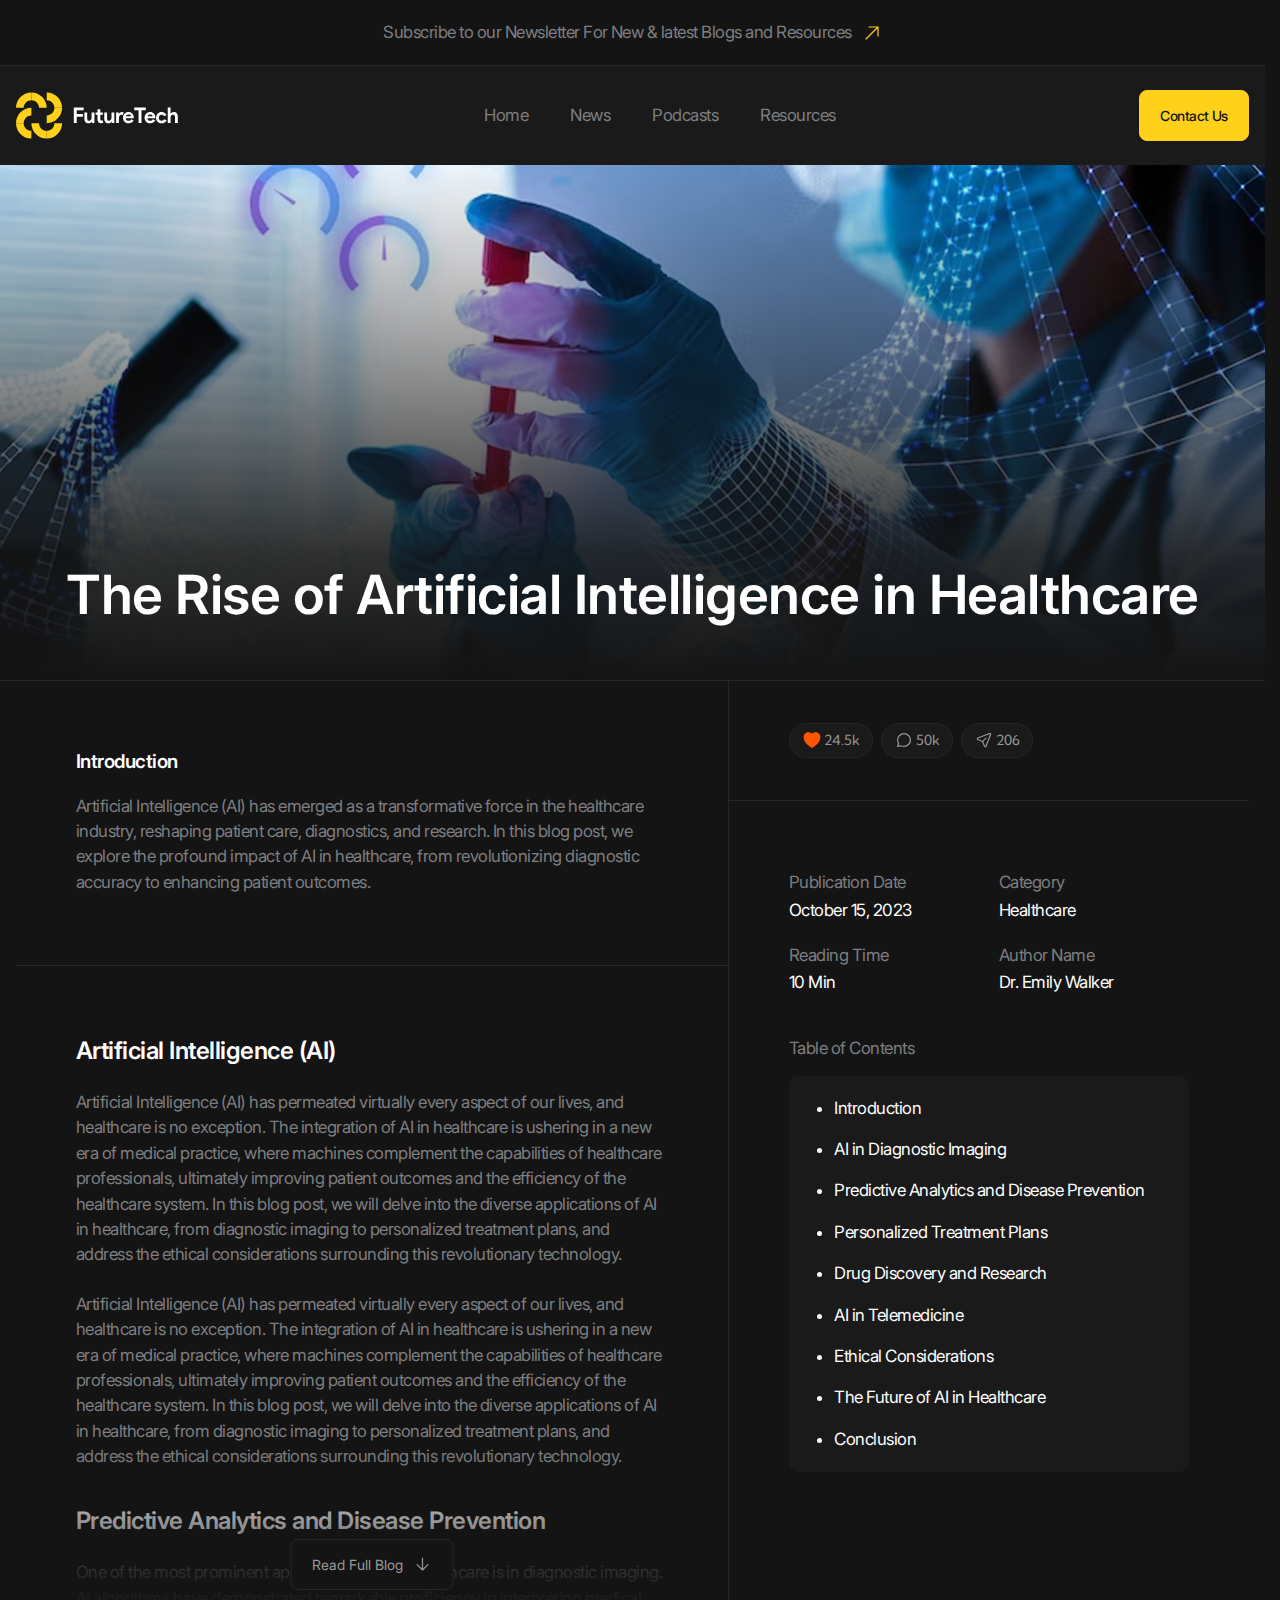
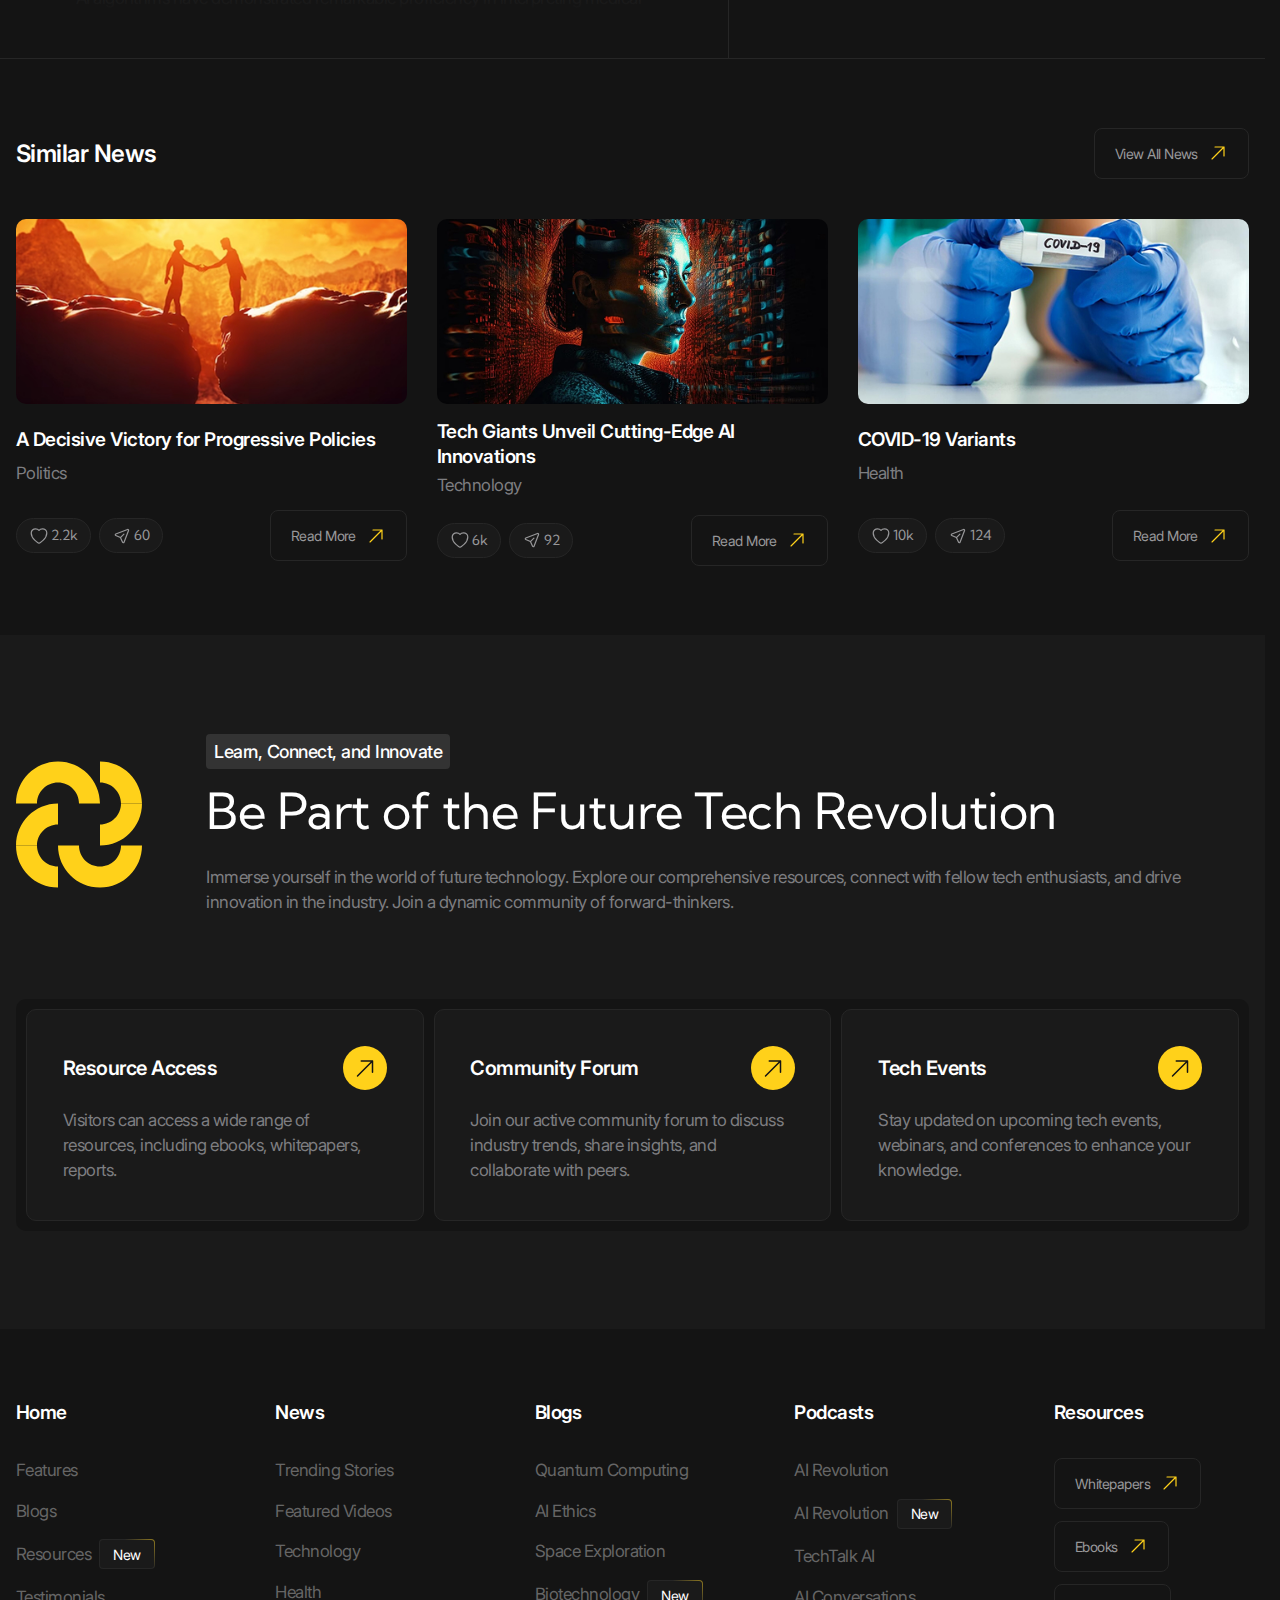
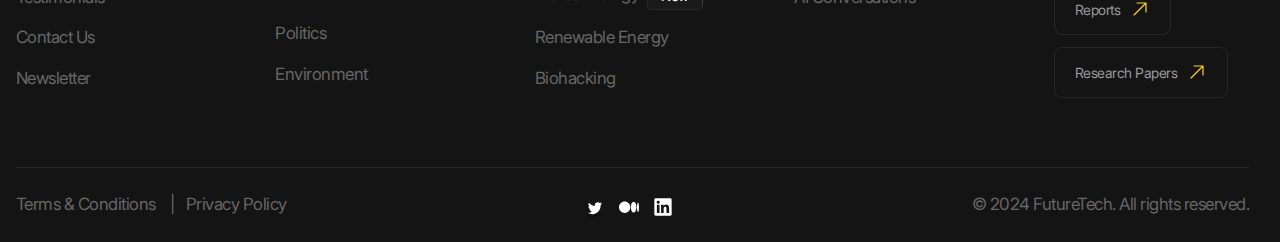
<file: blog.html>
<!DOCTYPE html>
<html lang="en">
  <head>
    <meta charset="UTF-8" />
    <meta
      name="viewport"
      content="width=device-width, user-scalable=no, initial-scale=1.0,
    maximum-scale=1.0, minimum-scale=1.0"
    />
    <title>Future Tech | Blog</title>
    <link rel="stylesheet" href="./styles/main.css" />
    <script type="module" src="./scripts/main.js"></script>
  </head>
  <body>
    <header class="header" data-js-header>
      <div class="header__promo">
        <div class="header__promo-inner container">
          <a class="header__promo-link" href="/"
            ><span class="icon icon--yellow-arrow"
              >Subscribe to our Newsletter For New & latest Blogs and
              Resources</span
            ></a
          >
        </div>
      </div>
      <div class="header__body">
        <div class="header__body-inner container">
          <a class="header__logo logo" href="/" aria-label="Home" title="Home">
            <img
              class="logo__image"
              src="./images/logo.svg"
              alt=""
              width="179"
              height="50"
            />
          </a>

          <div class="header__overlay" data-js-header-overlay>
            <nav class="header__menu">
              <ul class="header__menu-list">
                <li class="header__menu-item">
                  <a class="header__menu-link" href="./index.html">Home</a>
                </li>
                <li class="header__menu-item">
                  <a class="header__menu-link" href="./news.html">News</a>
                </li>
                <li class="header__menu-item">
                  <a class="header__menu-link" href="./podcasts.html"
                    >Podcasts</a
                  >
                </li>
                <li class="header__menu-item">
                  <a class="header__menu-link" href="./resources.html"
                    >Resources</a
                  >
                </li>
              </ul>
            </nav>
            <a
              class="header__contact-us-link button button--accent"
              href="./contacts.html"
              >Contact Us</a
            >
          </div>

          <button
            class="header__burger-button burger-button visible-mobile"
            type="button"
            aria-label="Open menu"
            title="Open menu"
            data-js-header-burger-button
          >
            <span class="burger-button__line"></span>
            <span class="burger-button__line"></span>
            <span class="burger-button__line"></span>
          </button>
        </div>
      </div>
    </header>

    <main>
      <section class="blog-details" aria-labelledby="blog-details-title">
        <header
          class="blog-details__banner"
          style="--bgImg: url('../../images/blog-details/banner.jpg')"
        >
          <div class="blog-details__banner-inner container">
            <h1 class="blog-details__title" id="blog-details-title">
              The Rise of Artificial Intelligence in Healthcare
            </h1>
          </div>
        </header>
        <div class="blog-details__body">
          <div class="blog-details__body-inner container">
            <div class="blog-details__content">
              <div
                class="blog-details__intro full-vw-line full-vw-line--bottom full-vw-line--left"
              >
                <h2 class="h6">Introduction</h2>
                <p>
                  Artificial Intelligence (AI) has emerged as a transformative
                  force in the healthcare industry, reshaping patient care,
                  diagnostics, and research. In this blog post, we explore the
                  profound impact of AI in healthcare, from revolutionizing
                  diagnostic accuracy to enhancing patient outcomes.
                </p>
              </div>
              <div
                class="blog-details__main expandable-content"
                data-js-expandable-content
              >
                <h2 class="h4">Artificial Intelligence (AI)</h2>
                <p>
                  Artificial Intelligence (AI) has permeated virtually every
                  aspect of our lives, and healthcare is no exception. The
                  integration of AI in healthcare is ushering in a new era of
                  medical practice, where machines complement the capabilities
                  of healthcare professionals, ultimately improving patient
                  outcomes and the efficiency of the healthcare system. In this
                  blog post, we will delve into the diverse applications of AI
                  in healthcare, from diagnostic imaging to personalized
                  treatment plans, and address the ethical considerations
                  surrounding this revolutionary technology.
                </p>
                <p>
                  Artificial Intelligence (AI) has permeated virtually every
                  aspect of our lives, and healthcare is no exception. The
                  integration of AI in healthcare is ushering in a new era of
                  medical practice, where machines complement the capabilities
                  of healthcare professionals, ultimately improving patient
                  outcomes and the efficiency of the healthcare system. In this
                  blog post, we will delve into the diverse applications of AI
                  in healthcare, from diagnostic imaging to personalized
                  treatment plans, and address the ethical considerations
                  surrounding this revolutionary technology.
                </p>
                <h2 class="h4">Predictive Analytics and Disease Prevention</h2>
                <p>
                  One of the most prominent applications of AI in healthcare is
                  in diagnostic imaging. AI algorithms have demonstrated
                  remarkable proficiency in interpreting medical images such as
                  X-rays, MRIs, and CT scans. They can identify anomalies and
                  deviations that might be overlooked by the human eye. This is
                  particularly valuable in early disease detection. For
                  instance, AI can aid radiologists in detecting minute
                  irregularities in mammograms or identifying critical findings
                  in chest X-rays, potentially indicative of life-threatening
                  conditions.
                </p>
                <p>
                  One of the most prominent applications of AI in healthcare is
                  in diagnostic imaging. AI algorithms have demonstrated
                  remarkable proficiency in interpreting medical images such as
                  X-rays, MRIs, and CT scans. They can identify anomalies and
                  deviations that might be overlooked by the human eye. This is
                  particularly valuable in early disease detection. For
                  instance, AI can aid radiologists in detecting minute
                  irregularities in mammograms or identifying critical findings
                  in chest X-rays, potentially indicative of life-threatening
                  conditions.
                </p>
                <p>
                  One of the most prominent applications of AI in healthcare is
                  in diagnostic imaging. AI algorithms have demonstrated
                  remarkable proficiency in interpreting medical images such as
                  X-rays, MRIs, and CT scans. They can identify anomalies and
                  deviations that might be overlooked by the human eye. This is
                  particularly valuable in early disease detection. For
                  instance, AI can aid radiologists in detecting minute
                  irregularities in mammograms or identifying critical findings
                  in chest X-rays, potentially indicative of life-threatening
                  conditions.
                </p>
                <p>
                  One of the most prominent applications of AI in healthcare is
                  in diagnostic imaging. AI algorithms have demonstrated
                  remarkable proficiency in interpreting medical images such as
                  X-rays, MRIs, and CT scans. They can identify anomalies and
                  deviations that might be overlooked by the human eye. This is
                  particularly valuable in early disease detection. For
                  instance, AI can aid radiologists in detecting minute
                  irregularities in mammograms or identifying critical findings
                  in chest X-rays, potentially indicative of life-threatening
                  conditions.
                </p>
                <button
                  class="blog-details__read-full-button button expandable-content__button"
                  type="button"
                  data-js-expandable-content-button
                >
                  <span class="icon icon--gray-arrow-down">Read Full Blog</span>
                </button>
              </div>
            </div>
            <div class="blog-details__info">
              <div
                class="blog-details__actions blog-actions full-vw-line full-vw-line--bottom full-vw-line--right"
              >
                <ul class="blog-actions__list">
                  <li class="blog-actions__item">
                    <button
                      class="blog-actions__button is-active"
                      type="button"
                      aria-label="Dislike"
                      title="Dislike"
                    >
                      <span class="blog-actions__icon-wrapper"
                        ><svg
                          width="24"
                          height="25"
                          viewBox="0 0 24 25"
                          fill="none"
                          xmlns="http://www.w3.org/2000/svg"
                        >
                          <path
                            d="M11.645 21.4107L11.6384 21.4072L11.6158 21.3949C11.5965 21.3844 11.5689 21.3693 11.5336 21.3496C11.4629 21.3101 11.3612 21.2524 11.233 21.1769C10.9765 21.0261 10.6132 20.8039 10.1785 20.515C9.31074 19.9381 8.15122 19.0901 6.9886 18.0063C4.68781 15.8615 2.25 12.6751 2.25 8.75C2.25 5.82194 4.7136 3.5 7.6875 3.5C9.43638 3.5 11.0023 4.29909 12 5.5516C12.9977 4.29909 14.5636 3.5 16.3125 3.5C19.2864 3.5 21.75 5.82194 21.75 8.75C21.75 12.6751 19.3122 15.8615 17.0114 18.0063C15.8488 19.0901 14.6893 19.9381 13.8215 20.515C13.3868 20.8039 13.0235 21.0261 12.767 21.1769C12.6388 21.2524 12.5371 21.3101 12.4664 21.3496C12.4311 21.3693 12.4035 21.3844 12.3842 21.3949L12.3616 21.4072L12.355 21.4107L12.3523 21.4121C12.1323 21.5289 11.8677 21.5289 11.6477 21.4121L11.645 21.4107Z"
                            stroke="#666666"
                            stroke-width="1.5"
                            stroke-linejoin="round"
                          />
                        </svg>
                      </span>
                      <span>24.5k</span>
                    </button>
                  </li>
                  <li class="blog-actions__item">
                    <button
                      class="blog-actions__button"
                      type="button"
                      aria-label="Discuss"
                      title="Discuss"
                    >
                      <span class="blog-actions__icon-wrapper"
                        ><svg
                          width="24"
                          height="25"
                          viewBox="0 0 24 25"
                          fill="none"
                          xmlns="http://www.w3.org/2000/svg"
                        >
                          <path
                            d="M8.48581 19.6888C9.54657 20.2083 10.7392 20.5 12 20.5C16.4183 20.5 20 16.9183 20 12.5C20 8.08172 16.4183 4.5 12 4.5C7.58172 4.5 4 8.08172 4 12.5C4 14.1401 4.49356 15.665 5.34026 16.9341M8.48581 19.6888L4 20.5L5.34026 16.9341M8.48581 19.6888L8.49231 19.6877M5.34026 16.9341L5.34154 16.9308"
                            stroke="#666666"
                            stroke-width="1.5"
                            stroke-linecap="round"
                            stroke-linejoin="round"
                          />
                        </svg>
                      </span>
                      <span>50k</span>
                    </button>
                  </li>
                  <li class="blog-actions__item">
                    <button
                      class="blog-actions__button"
                      type="button"
                      aria-label="Share"
                      title="Share"
                    >
                      <span class="blog-actions__icon-wrapper"
                        ><svg
                          width="24"
                          height="25"
                          viewBox="0 0 24 25"
                          fill="none"
                          xmlns="http://www.w3.org/2000/svg"
                        >
                          <path
                            d="M10.0384 14.4616L4.1719 11.7951C3.36454 11.4281 3.39898 10.2697 4.22673 9.95134L18.8999 4.30781C19.7087 3.99675 20.5033 4.79139 20.1922 5.60013L14.5487 20.2733C14.2303 21.1011 13.072 21.1355 12.705 20.3281L10.0384 14.4616ZM10.0384 14.4616L14.4231 10.077"
                            stroke="#666666"
                            stroke-width="1.5"
                            stroke-linecap="round"
                            stroke-linejoin="round"
                          />
                        </svg>
                      </span>
                      <span>206</span>
                    </button>
                  </li>
                </ul>
              </div>
              <div class="blog-details__summary summary summary--2-cols">
                <dl class="summary__list">
                  <div class="summary__item">
                    <dt class="summary__key">Publication Date</dt>
                    <dd class="summary__value">
                      <time datetime="2023-10-15">October 15, 2023</time>
                    </dd>
                  </div>
                  <div class="summary__item">
                    <dt class="summary__key">Category</dt>
                    <dd class="summary__value">Healthcare</dd>
                  </div>
                  <div class="summary__item">
                    <dt class="summary__key">Reading Time</dt>
                    <dd class="summary__value">10 Min</dd>
                  </div>
                  <div class="summary__item">
                    <dt class="summary__key">Author Name</dt>
                    <dd class="summary__value">Dr. Emily Walker</dd>
                  </div>
                  <div class="summary__item summary__item--wide">
                    <dt class="summary__key">Table of Contents</dt>
                    <dd class="summary__value">
                      <div class="table-of-contents">
                        <ul class="table-of-contents__list">
                          <li class="table-of-contents__item">Introduction</li>
                          <li class="table-of-contents__item">
                            AI in Diagnostic Imaging
                          </li>
                          <li class="table-of-contents__item">
                            Predictive Analytics and Disease Prevention
                          </li>
                          <li class="table-of-contents__item">
                            Personalized Treatment Plans
                          </li>
                          <li class="table-of-contents__item">
                            Drug Discovery and Research
                          </li>
                          <li class="table-of-contents__item">
                            AI in Telemedicine
                          </li>
                          <li class="table-of-contents__item">
                            Ethical Considerations
                          </li>
                          <li class="table-of-contents__item">
                            The Future of AI in Healthcare
                          </li>
                          <li class="table-of-contents__item">Conclusion</li>
                        </ul>
                      </div>
                    </dd>
                  </div>
                </dl>
              </div>
            </div>
          </div>
        </div>
        <div class="blog-details__news news container">
          <header class="news__header">
            <h2 class="news__title h4">Similar News</h2>
            <a class="news__link button" href="/">
              <span class="icon icon--yellow-arrow">View All News</span>
            </a>
          </header>
          <ul class="news__list">
            <li class="news__item">
              <article class="news-card">
                <img
                  class="news-card__image"
                  src="./images/news/2.jpg"
                  alt=""
                  width="512"
                  height="222"
                  loading="lazy"
                />
                <div class="news-card__body">
                  <h2 class="news-card__title h6">
                    A Decisive Victory for Progressive Policies
                  </h2>
                  <div class="news-card__description">
                    <p>Politics</p>
                  </div>
                </div>
                <div class="news-card__controls">
                  <div class="news-card__actions blog-actions">
                    <ul class="blog-actions__list">
                      <li class="blog-actions__item">
                        <button
                          class="blog-actions__button"
                          type="button"
                          aria-label="Like"
                          title="Like"
                        >
                          <span class="blog-actions__icon-wrapper"
                            ><svg
                              width="24"
                              height="25"
                              viewBox="0 0 24 25"
                              fill="none"
                              xmlns="http://www.w3.org/2000/svg"
                            >
                              <path
                                d="M11.645 21.4107L11.6384 21.4072L11.6158 21.3949C11.5965 21.3844 11.5689 21.3693 11.5336 21.3496C11.4629 21.3101 11.3612 21.2524 11.233 21.1769C10.9765 21.0261 10.6132 20.8039 10.1785 20.515C9.31074 19.9381 8.15122 19.0901 6.9886 18.0063C4.68781 15.8615 2.25 12.6751 2.25 8.75C2.25 5.82194 4.7136 3.5 7.6875 3.5C9.43638 3.5 11.0023 4.29909 12 5.5516C12.9977 4.29909 14.5636 3.5 16.3125 3.5C19.2864 3.5 21.75 5.82194 21.75 8.75C21.75 12.6751 19.3122 15.8615 17.0114 18.0063C15.8488 19.0901 14.6893 19.9381 13.8215 20.515C13.3868 20.8039 13.0235 21.0261 12.767 21.1769C12.6388 21.2524 12.5371 21.3101 12.4664 21.3496C12.4311 21.3693 12.4035 21.3844 12.3842 21.3949L12.3616 21.4072L12.355 21.4107L12.3523 21.4121C12.1323 21.5289 11.8677 21.5289 11.6477 21.4121L11.645 21.4107Z"
                                stroke="#666666"
                                stroke-width="1.5"
                                stroke-linejoin="round"
                              />
                            </svg>
                          </span>
                          <span>2.2k</span>
                        </button>
                      </li>
                      <li class="blog-actions__item">
                        <button
                          class="blog-actions__button"
                          type="button"
                          aria-label="Share"
                          title="Share"
                        >
                          <span class="blog-actions__icon-wrapper"
                            ><svg
                              width="24"
                              height="25"
                              viewBox="0 0 24 25"
                              fill="none"
                              xmlns="http://www.w3.org/2000/svg"
                            >
                              <path
                                d="M10.0384 14.4616L4.1719 11.7951C3.36454 11.4281 3.39898 10.2697 4.22673 9.95134L18.8999 4.30781C19.7087 3.99675 20.5033 4.79139 20.1922 5.60013L14.5487 20.2733C14.2303 21.1011 13.072 21.1355 12.705 20.3281L10.0384 14.4616ZM10.0384 14.4616L14.4231 10.077"
                                stroke="#666666"
                                stroke-width="1.5"
                                stroke-linecap="round"
                                stroke-linejoin="round"
                              />
                            </svg>
                          </span>
                          <span>60</span>
                        </button>
                      </li>
                    </ul>
                  </div>
                  <a class="news-card__link button" href="/"
                    ><span class="icon icon--yellow-arrow">Read More</span></a
                  >
                </div>
              </article>
            </li>
            <li class="news__item">
              <article class="news-card">
                <img
                  class="news-card__image"
                  src="./images/news/3.jpg"
                  alt=""
                  width="512"
                  height="222"
                  loading="lazy"
                />
                <div class="news-card__body">
                  <h2 class="news-card__title h6">
                    Tech Giants Unveil Cutting-Edge AI Innovations
                  </h2>
                  <div class="news-card__description">
                    <p>Technology</p>
                  </div>
                </div>
                <div class="news-card__controls">
                  <div class="news-card__actions blog-actions">
                    <ul class="blog-actions__list">
                      <li class="blog-actions__item">
                        <button
                          class="blog-actions__button"
                          type="button"
                          aria-label="Like"
                          title="Like"
                        >
                          <span class="blog-actions__icon-wrapper"
                            ><svg
                              width="24"
                              height="25"
                              viewBox="0 0 24 25"
                              fill="none"
                              xmlns="http://www.w3.org/2000/svg"
                            >
                              <path
                                d="M11.645 21.4107L11.6384 21.4072L11.6158 21.3949C11.5965 21.3844 11.5689 21.3693 11.5336 21.3496C11.4629 21.3101 11.3612 21.2524 11.233 21.1769C10.9765 21.0261 10.6132 20.8039 10.1785 20.515C9.31074 19.9381 8.15122 19.0901 6.9886 18.0063C4.68781 15.8615 2.25 12.6751 2.25 8.75C2.25 5.82194 4.7136 3.5 7.6875 3.5C9.43638 3.5 11.0023 4.29909 12 5.5516C12.9977 4.29909 14.5636 3.5 16.3125 3.5C19.2864 3.5 21.75 5.82194 21.75 8.75C21.75 12.6751 19.3122 15.8615 17.0114 18.0063C15.8488 19.0901 14.6893 19.9381 13.8215 20.515C13.3868 20.8039 13.0235 21.0261 12.767 21.1769C12.6388 21.2524 12.5371 21.3101 12.4664 21.3496C12.4311 21.3693 12.4035 21.3844 12.3842 21.3949L12.3616 21.4072L12.355 21.4107L12.3523 21.4121C12.1323 21.5289 11.8677 21.5289 11.6477 21.4121L11.645 21.4107Z"
                                stroke="#666666"
                                stroke-width="1.5"
                                stroke-linejoin="round"
                              />
                            </svg>
                          </span>
                          <span>6k</span>
                        </button>
                      </li>
                      <li class="blog-actions__item">
                        <button
                          class="blog-actions__button"
                          type="button"
                          aria-label="Share"
                          title="Share"
                        >
                          <span class="blog-actions__icon-wrapper"
                            ><svg
                              width="24"
                              height="25"
                              viewBox="0 0 24 25"
                              fill="none"
                              xmlns="http://www.w3.org/2000/svg"
                            >
                              <path
                                d="M10.0384 14.4616L4.1719 11.7951C3.36454 11.4281 3.39898 10.2697 4.22673 9.95134L18.8999 4.30781C19.7087 3.99675 20.5033 4.79139 20.1922 5.60013L14.5487 20.2733C14.2303 21.1011 13.072 21.1355 12.705 20.3281L10.0384 14.4616ZM10.0384 14.4616L14.4231 10.077"
                                stroke="#666666"
                                stroke-width="1.5"
                                stroke-linecap="round"
                                stroke-linejoin="round"
                              />
                            </svg>
                          </span>
                          <span>92</span>
                        </button>
                      </li>
                    </ul>
                  </div>
                  <a class="news-card__link button" href="/"
                    ><span class="icon icon--yellow-arrow">Read More</span></a
                  >
                </div>
              </article>
            </li>
            <li class="news__item">
              <article class="news-card">
                <img
                  class="news-card__image"
                  src="./images/news/4.jpg"
                  alt=""
                  width="512"
                  height="222"
                  loading="lazy"
                />
                <div class="news-card__body">
                  <h2 class="news-card__title h6">COVID-19 Variants</h2>
                  <div class="news-card__description">
                    <p>Health</p>
                  </div>
                </div>
                <div class="news-card__controls">
                  <div class="news-card__actions blog-actions">
                    <ul class="blog-actions__list">
                      <li class="blog-actions__item">
                        <button
                          class="blog-actions__button"
                          type="button"
                          aria-label="Like"
                          title="Like"
                        >
                          <span class="blog-actions__icon-wrapper"
                            ><svg
                              width="24"
                              height="25"
                              viewBox="0 0 24 25"
                              fill="none"
                              xmlns="http://www.w3.org/2000/svg"
                            >
                              <path
                                d="M11.645 21.4107L11.6384 21.4072L11.6158 21.3949C11.5965 21.3844 11.5689 21.3693 11.5336 21.3496C11.4629 21.3101 11.3612 21.2524 11.233 21.1769C10.9765 21.0261 10.6132 20.8039 10.1785 20.515C9.31074 19.9381 8.15122 19.0901 6.9886 18.0063C4.68781 15.8615 2.25 12.6751 2.25 8.75C2.25 5.82194 4.7136 3.5 7.6875 3.5C9.43638 3.5 11.0023 4.29909 12 5.5516C12.9977 4.29909 14.5636 3.5 16.3125 3.5C19.2864 3.5 21.75 5.82194 21.75 8.75C21.75 12.6751 19.3122 15.8615 17.0114 18.0063C15.8488 19.0901 14.6893 19.9381 13.8215 20.515C13.3868 20.8039 13.0235 21.0261 12.767 21.1769C12.6388 21.2524 12.5371 21.3101 12.4664 21.3496C12.4311 21.3693 12.4035 21.3844 12.3842 21.3949L12.3616 21.4072L12.355 21.4107L12.3523 21.4121C12.1323 21.5289 11.8677 21.5289 11.6477 21.4121L11.645 21.4107Z"
                                stroke="#666666"
                                stroke-width="1.5"
                                stroke-linejoin="round"
                              />
                            </svg>
                          </span>
                          <span>10k</span>
                        </button>
                      </li>
                      <li class="blog-actions__item">
                        <button
                          class="blog-actions__button"
                          type="button"
                          aria-label="Share"
                          title="Share"
                        >
                          <span class="blog-actions__icon-wrapper"
                            ><svg
                              width="24"
                              height="25"
                              viewBox="0 0 24 25"
                              fill="none"
                              xmlns="http://www.w3.org/2000/svg"
                            >
                              <path
                                d="M10.0384 14.4616L4.1719 11.7951C3.36454 11.4281 3.39898 10.2697 4.22673 9.95134L18.8999 4.30781C19.7087 3.99675 20.5033 4.79139 20.1922 5.60013L14.5487 20.2733C14.2303 21.1011 13.072 21.1355 12.705 20.3281L10.0384 14.4616ZM10.0384 14.4616L14.4231 10.077"
                                stroke="#666666"
                                stroke-width="1.5"
                                stroke-linecap="round"
                                stroke-linejoin="round"
                              />
                            </svg>
                          </span>
                          <span>124</span>
                        </button>
                      </li>
                    </ul>
                  </div>
                  <a class="news-card__link button" href="/"
                    ><span class="icon icon--yellow-arrow">Read More</span></a
                  >
                </div>
              </article>
            </li>
          </ul>
        </div>
      </section>

      <section class="about" aria-labelledby="about-title">
        <div class="about__inner container">
          <header class="about__header">
            <img
              class="about__icon"
              src="./images/about/icon.svg"
              alt=""
              width="150"
              height="150"
              loading="lazy"
            />
            <div class="about__info">
              <p class="about__subtitle tag">Learn, Connect, and Innovate</p>
              <h2 class="about__title" id="about-title">
                Be Part of the Future Tech Revolution
              </h2>
            </div>
            <div class="about__description">
              <p>
                Immerse yourself in the world of future technology. Explore our
                comprehensive resources, connect with fellow tech enthusiasts,
                and drive innovation in the industry. Join a dynamic community
                of forward-thinkers.
              </p>
            </div>
          </header>
          <ul class="about__list">
            <li class="about__item">
              <a class="about-card tile" href="/">
                <h3 class="about-card__title circle-icon">Resource Access</h3>
                <div class="about-card__description">
                  <p>
                    Visitors can access a wide range of resources, including
                    ebooks, whitepapers, reports.
                  </p>
                </div>
              </a>
            </li>
            <li class="about__item">
              <a class="about-card tile" href="/">
                <h3 class="about-card__title circle-icon">Community Forum</h3>
                <div class="about-card__description">
                  <p>
                    Join our active community forum to discuss industry trends,
                    share insights, and collaborate with peers.
                  </p>
                </div>
              </a>
            </li>
            <li class="about__item">
              <a class="about-card tile" href="/">
                <h3 class="about-card__title circle-icon">Tech Events</h3>
                <div class="about-card__description">
                  <p>
                    Stay updated on upcoming tech events, webinars, and
                    conferences to enhance your knowledge.
                  </p>
                </div>
              </a>
            </li>
          </ul>
        </div>
      </section>
    </main>

    <footer class="footer">
      <div class="footer__inner container">
        <div class="footer__body">
          <nav class="footer__menu">
            <div class="footer__menu-column">
              <a class="footer__menu-main-link h6" href="/">Home</a>
              <ul class="footer__menu-list">
                <li class="footer__menu-item">
                  <a class="footer__menu-link" href="/">Features</a>
                </li>
                <li class="footer__menu-item">
                  <a class="footer__menu-link" href="/">Blogs</a>
                </li>
                <li class="footer__menu-item">
                  <a class="footer__menu-link" href="/">Resources</a>
                  <span class="badge">New</span>
                </li>
                <li class="footer__menu-item">
                  <a class="footer__menu-link" href="/">Testimonials</a>
                </li>
                <li class="footer__menu-item">
                  <a class="footer__menu-link" href="/">Contact Us</a>
                </li>
                <li class="footer__menu-item">
                  <a class="footer__menu-link" href="/">Newsletter</a>
                </li>
              </ul>
            </div>
            <div class="footer__menu-column">
              <a class="footer__menu-main-link h6" href="/">News</a>
              <ul class="footer__menu-list">
                <li class="footer__menu-item">
                  <a class="footer__menu-link" href="/">Trending Stories</a>
                </li>
                <li class="footer__menu-item">
                  <a class="footer__menu-link" href="/">Featured Videos</a>
                </li>
                <li class="footer__menu-item">
                  <a class="footer__menu-link" href="/">Technology</a>
                </li>
                <li class="footer__menu-item">
                  <a class="footer__menu-link" href="/">Health</a>
                </li>
                <li class="footer__menu-item">
                  <a class="footer__menu-link" href="/">Politics</a>
                </li>
                <li class="footer__menu-item">
                  <a class="footer__menu-link" href="/">Environment</a>
                </li>
              </ul>
            </div>
            <div class="footer__menu-column">
              <a class="footer__menu-main-link h6" href="/">Blogs</a>
              <ul class="footer__menu-list">
                <li class="footer__menu-item">
                  <a class="footer__menu-link" href="/">Quantum Computing</a>
                </li>
                <li class="footer__menu-item">
                  <a class="footer__menu-link" href="/">AI Ethics</a>
                </li>
                <li class="footer__menu-item">
                  <a class="footer__menu-link" href="/">Space Exploration</a>
                </li>
                <li class="footer__menu-item">
                  <a class="footer__menu-link" href="/">Biotechnology</a>
                  <span class="badge">New</span>
                </li>
                <li class="footer__menu-item">
                  <a class="footer__menu-link" href="/">Renewable Energy</a>
                </li>
                <li class="footer__menu-item">
                  <a class="footer__menu-link" href="/">Biohacking</a>
                </li>
              </ul>
            </div>
            <div class="footer__menu-column">
              <a class="footer__menu-main-link h6" href="/">Podcasts</a>
              <ul class="footer__menu-list">
                <li class="footer__menu-item">
                  <a class="footer__menu-link" href="/">AI Revolution</a>
                </li>
                <li class="footer__menu-item">
                  <a class="footer__menu-link" href="/">AI Revolution</a>
                  <span class="badge">New</span>
                </li>
                <li class="footer__menu-item">
                  <a class="footer__menu-link" href="/">TechTalk AI</a>
                </li>
                <li class="footer__menu-item">
                  <a class="footer__menu-link" href="/">AI Conversations</a>
                </li>
              </ul>
            </div>
            <div class="footer__menu-column">
              <a class="footer__menu-main-link h6" href="/">Resources</a>
              <ul class="footer__menu-list">
                <li class="footer__menu-item">
                  <a class="footer__menu-link button" href="/">
                    <span class="icon icon--yellow-arrow">Whitepapers</span>
                  </a>
                </li>
                <li class="footer__menu-item">
                  <a class="footer__menu-link button" href="/"
                    ><span class="icon icon--yellow-arrow">Ebooks</span></a
                  >
                </li>
                <li class="footer__menu-item">
                  <a class="footer__menu-link button" href="/"
                    ><span class="icon icon--yellow-arrow">Reports</span></a
                  >
                </li>
                <li class="footer__menu-item">
                  <a class="footer__menu-link button" href="/"
                    ><span class="icon icon--yellow-arrow"
                      >Research Papers</span
                    ></a
                  >
                </li>
              </ul>
            </div>
          </nav>
        </div>
        <div class="footer__extra">
          <div class="footer__extra-menu">
            <ul class="footer__extra-menu-list">
              <li class="footer__extra-menu-item">
                <a class="footer__extra-menu-link" href="/">
                  Terms & Conditions
                </a>
              </li>
              <li class="footer__extra-menu-item">
                <a class="footer__extra-menu-link" href="/"> Privacy Policy </a>
              </li>
            </ul>
          </div>
          <div class="footer__soc1als soc1als">
            <ul class="soc1als__list">
              <li class="soc1als__item">
                <a
                  class="soc1als__link"
                  href="/"
                  target="_blank"
                  aria-label="Twitter"
                  title="Twitter"
                  ><svg
                    width="32"
                    height="30"
                    viewBox="0 0 32 30"
                    fill="none"
                    xmlns="http://www.w3.org/2000/svg"
                  >
                    <g filter="url(#filter0_d_89_321)">
                      <path
                        d="M25.0571 7.18114C25.0664 7.39235 25.0664 7.59395 25.0664 7.80515C25.0756 14.2084 20.3712 21.6004 11.7679 21.6004C9.23048 21.6004 6.73933 20.842 4.6001 19.4212C4.97053 19.4692 5.34096 19.4884 5.71139 19.4884C7.81358 19.4884 9.86021 18.7588 11.5179 17.4052C9.51756 17.3668 7.75802 16.0132 7.14681 14.0356C7.85063 14.1796 8.57296 14.1508 9.25826 13.9492C7.08198 13.5076 5.51691 11.5204 5.50765 9.20675C5.50765 9.18755 5.50765 9.16835 5.50765 9.14915C6.15591 9.52355 6.88751 9.73475 7.62837 9.75395C5.58174 8.33315 4.94275 5.50114 6.18369 3.28353C8.5637 6.31714 12.0643 8.15075 15.8241 8.35235C15.4445 6.67234 15.9631 4.90594 17.1762 3.71553C19.0561 1.88193 22.0196 1.97793 23.7977 3.92673C24.8441 3.71553 25.8535 3.31233 26.7704 2.74593C26.4185 3.86913 25.6869 4.81954 24.7145 5.42434C25.6406 5.30914 26.5481 5.04994 27.4001 4.66594C26.7704 5.64514 25.9739 6.48994 25.0571 7.18114Z"
                        fill="white"
                      />
                    </g>
                    <defs>
                      <filter
                        id="filter0_d_89_321"
                        x="0"
                        y="0"
                        width="32"
                        height="32"
                        filterUnits="userSpaceOnUse"
                        color-interpolation-filters="sRGB"
                      >
                        <feFlood
                          flood-opacity="0"
                          result="BackgroundImageFix"
                        />
                        <feColorMatrix
                          in="SourceAlpha"
                          type="matrix"
                          values="0 0 0 0 0 0 0 0 0 0 0 0 0 0 0 0 0 0 127 0"
                          result="hardAlpha"
                        />
                        <feOffset dy="4" />
                        <feGaussianBlur stdDeviation="2" />
                        <feComposite in2="hardAlpha" operator="out" />
                        <feColorMatrix
                          type="matrix"
                          values="0 0 0 0 0 0 0 0 0 0 0 0 0 0 0 0 0 0 0.25 0"
                        />
                        <feBlend
                          mode="normal"
                          in2="BackgroundImageFix"
                          result="effect1_dropShadow_89_321"
                        />
                        <feBlend
                          mode="normal"
                          in="SourceGraphic"
                          in2="effect1_dropShadow_89_321"
                          result="shape"
                        />
                      </filter>
                    </defs>
                  </svg>
                </a>
              </li>
              <li class="soc1als__item">
                <a
                  class="soc1als__link"
                  href="/"
                  target="_blank"
                  aria-label="Medium"
                  title="Medium"
                  ><svg
                    width="24"
                    height="24"
                    viewBox="0 0 24 24"
                    fill="none"
                    xmlns="http://www.w3.org/2000/svg"
                  >
                    <path
                      d="M13.5374 12.2281C13.5374 15.9988 10.5069 19.0556 6.76883 19.0556C3.03073 19.0556 0 15.9981 0 12.2281C0 8.45806 3.0305 5.40039 6.76883 5.40039C10.5072 5.40039 13.5374 8.45737 13.5374 12.2281Z"
                      fill="white"
                    />
                    <path
                      d="M20.9627 12.2285C20.9627 15.7778 19.4474 18.6563 17.5783 18.6563C15.7091 18.6563 14.1938 15.7778 14.1938 12.2285C14.1938 8.67922 15.7089 5.80078 17.578 5.80078C19.4472 5.80078 20.9625 8.67829 20.9625 12.2285"
                      fill="white"
                    />
                    <path
                      d="M24 12.228C24 15.4073 23.4672 17.9862 22.8097 17.9862C22.1522 17.9862 21.6196 15.408 21.6196 12.228C21.6196 9.04797 22.1525 6.46973 22.8097 6.46973C23.467 6.46973 24 9.04774 24 12.228Z"
                      fill="white"
                    />
                  </svg>
                </a>
              </li>
              <li class="soc1als__item">
                <a
                  class="soc1als__link"
                  href="/"
                  target="_blank"
                  aria-label="LinkedIn"
                  title="LinkedIn"
                  ><svg
                    width="24"
                    height="24"
                    viewBox="0 0 24 24"
                    fill="none"
                    xmlns="http://www.w3.org/2000/svg"
                  >
                    <path
                      d="M20.8647 1.59961H3.13554C2.72832 1.59961 2.33777 1.76138 2.04982 2.04933C1.76187 2.33728 1.6001 2.72783 1.6001 3.13505V20.8642C1.6001 21.2714 1.76187 21.6619 2.04982 21.9499C2.33777 22.2378 2.72832 22.3996 3.13554 22.3996H20.8647C21.2719 22.3996 21.6624 22.2378 21.9504 21.9499C22.2383 21.6619 22.4001 21.2714 22.4001 20.8642V3.13505C22.4001 2.72783 22.2383 2.33728 21.9504 2.04933C21.6624 1.76138 21.2719 1.59961 20.8647 1.59961ZM7.79965 19.3186H4.67243V9.38516H7.79965V19.3186ZM6.23388 8.00861C5.87915 8.00661 5.53296 7.89958 5.239 7.70102C4.94504 7.50246 4.71649 7.22127 4.58219 6.89294C4.44789 6.56461 4.41386 6.20386 4.48439 5.8562C4.55492 5.50855 4.72686 5.18958 4.9785 4.93955C5.23014 4.68952 5.5502 4.51964 5.8983 4.45134C6.2464 4.38304 6.60693 4.41939 6.93439 4.5558C7.26185 4.6922 7.54156 4.92255 7.73823 5.21778C7.9349 5.51301 8.03971 5.85988 8.03943 6.21461C8.04278 6.45211 7.99827 6.68784 7.90857 6.90777C7.81887 7.1277 7.68582 7.32732 7.51733 7.49473C7.34884 7.66215 7.14837 7.79392 6.92787 7.88221C6.70736 7.97049 6.47134 8.01348 6.23388 8.00861ZM19.3263 19.3273H16.2005V13.9005C16.2005 12.3001 15.5202 11.8061 14.642 11.8061C13.7147 11.8061 12.8047 12.5052 12.8047 13.9409V19.3273H9.67743V9.39239H12.6848V10.7689H12.7252C13.0271 10.1579 14.0844 9.11361 15.6979 9.11361C17.4428 9.11361 19.3278 10.1493 19.3278 13.1826L19.3263 19.3273Z"
                      fill="white"
                    />
                  </svg>
                </a>
              </li>
            </ul>
          </div>
          <p class="footer__copyright">
            © <time datetime="2024">2024</time> FutureTech. All rights reserved.
          </p>
        </div>
      </div>
    </footer>
  </body>
</html>
</file>
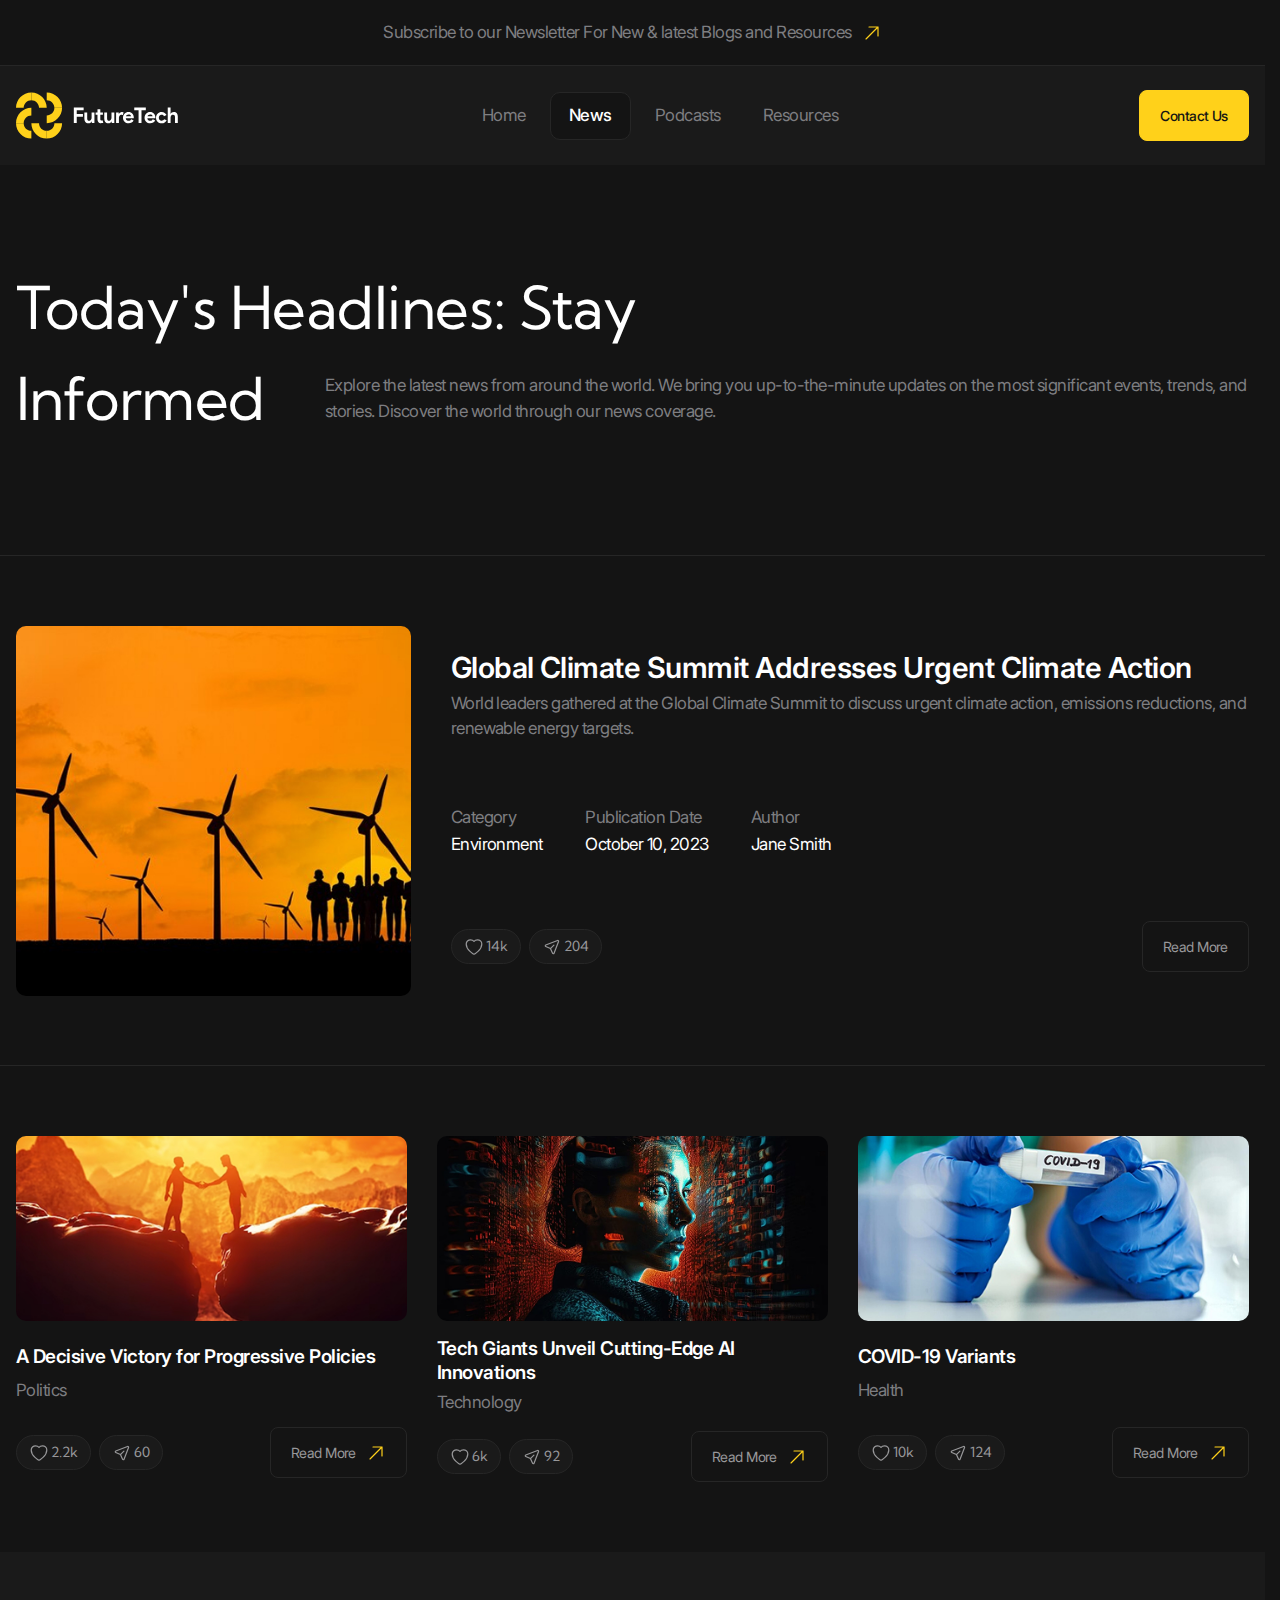
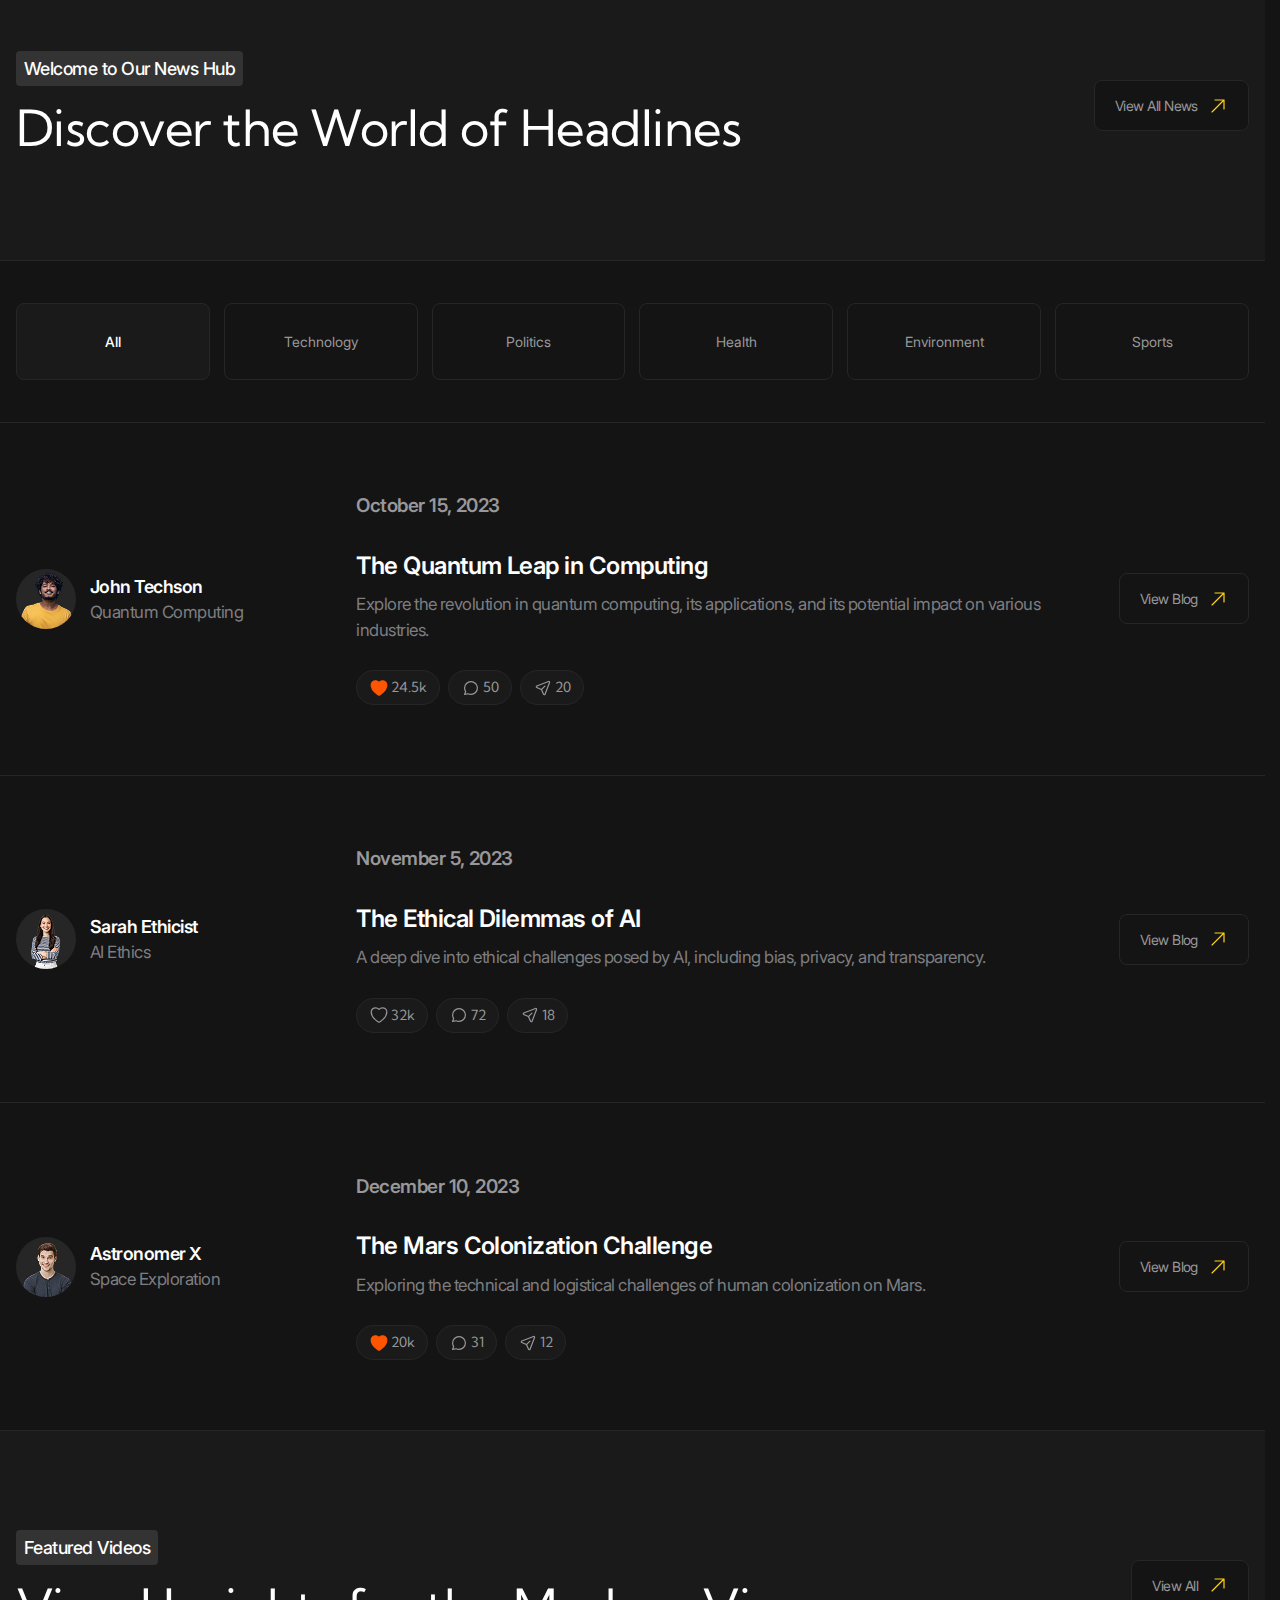
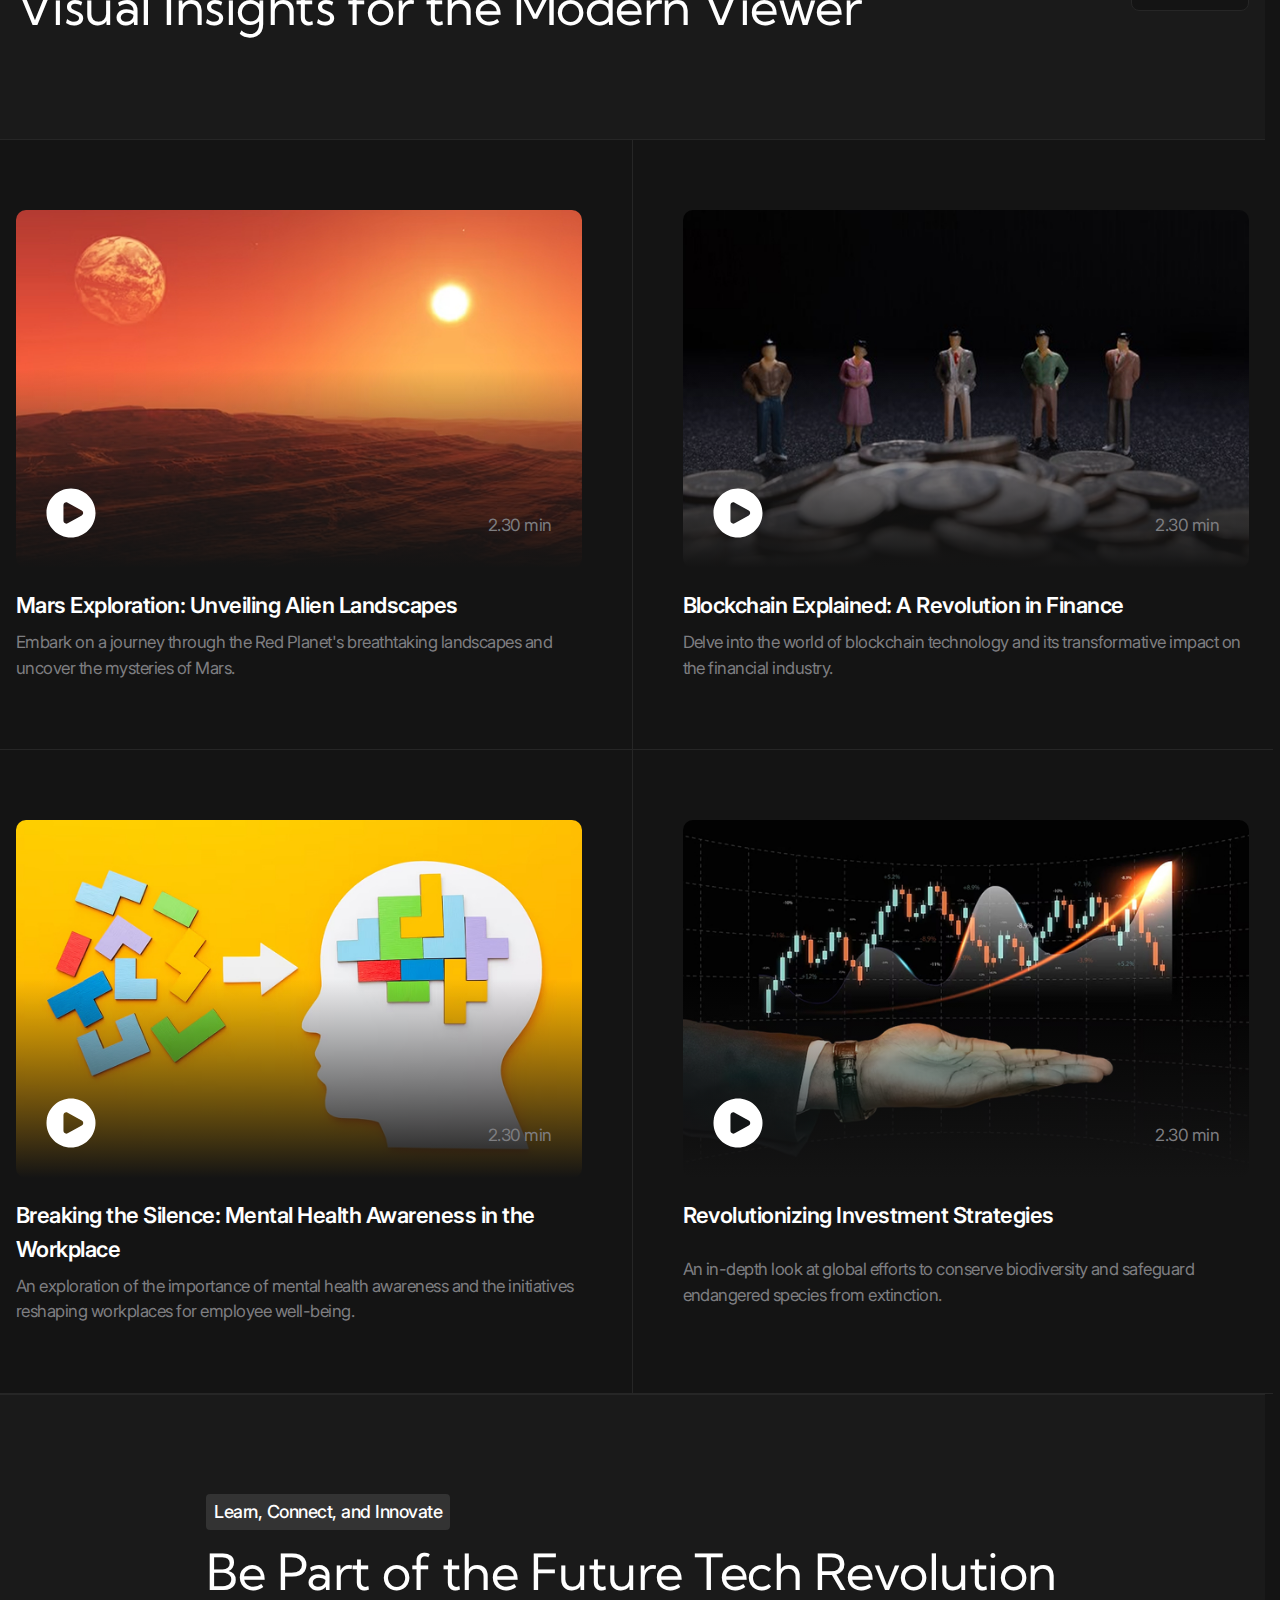
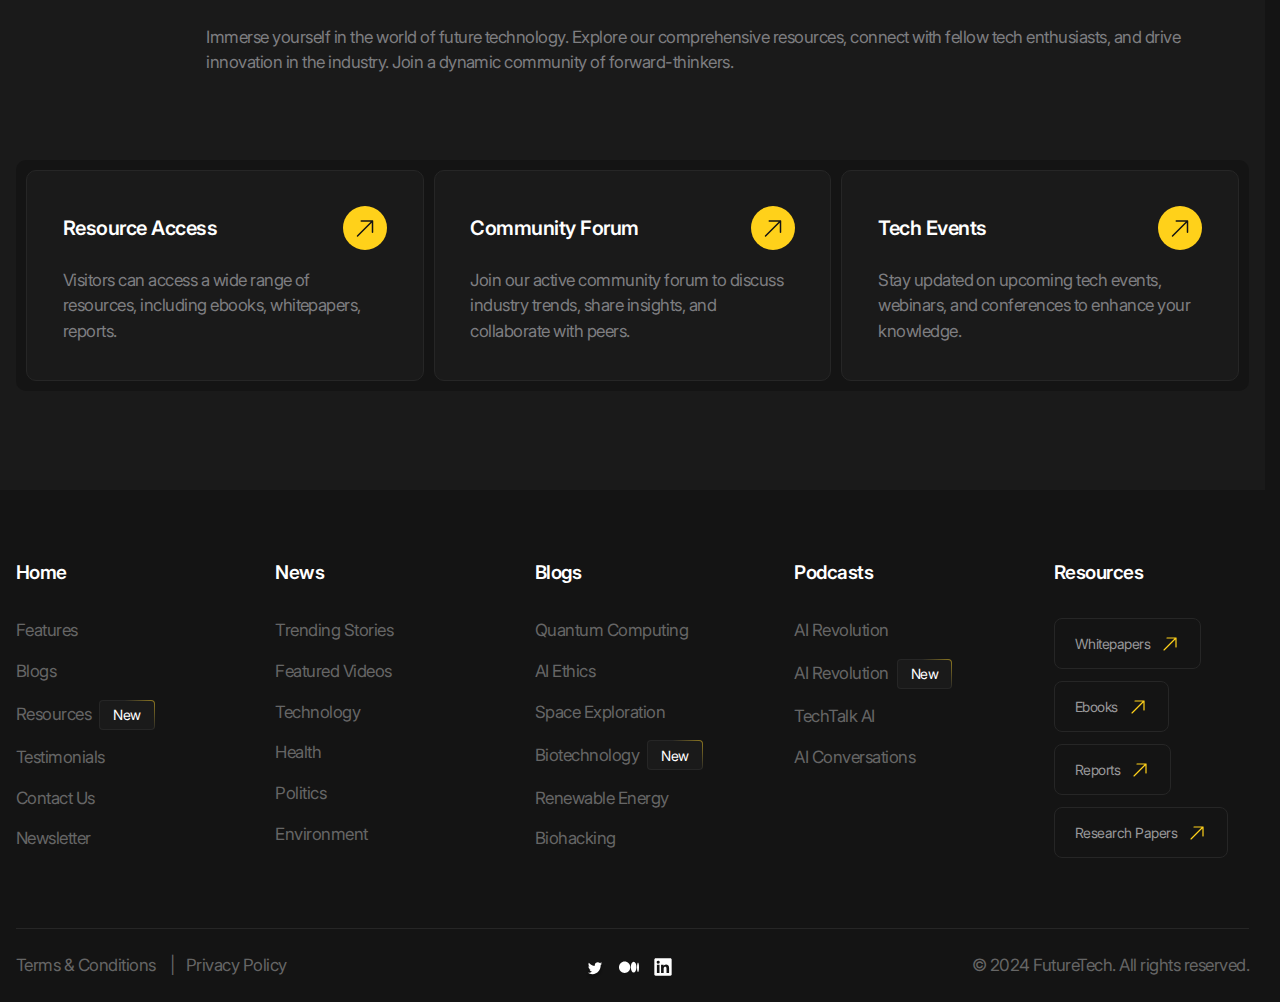
<file: news.html>
<!DOCTYPE html>
<html lang="en">
  <head>
    <meta charset="UTF-8" />
    <meta
      name="viewport"
      content="width=device-width, user-scalable=no, initial-scale=1.0,
    maximum-scale=1.0, minimum-scale=1.0"
    />
    <title>Future Tech | News</title>
    <link rel="stylesheet" href="./styles/main.css" />
    <script type="module" src="./scripts/main.js"></script>
  </head>
  <body>
    <header class="header" data-js-header>
      <div class="header__promo">
        <div class="header__promo-inner container">
          <a class="header__promo-link" href="/"
            ><span class="icon icon--yellow-arrow"
              >Subscribe to our Newsletter For New & latest Blogs and
              Resources</span
            ></a
          >
        </div>
      </div>
      <div class="header__body">
        <div class="header__body-inner container">
          <a class="header__logo logo" href="/" aria-label="Home" title="Home">
            <img
              class="logo__image"
              src="./images/logo.svg"
              alt=""
              width="179"
              height="50"
            />
          </a>

          <div class="header__overlay" data-js-header-overlay>
            <nav class="header__menu">
              <ul class="header__menu-list">
                <li class="header__menu-item">
                  <a class="header__menu-link" href="./index.html">Home</a>
                </li>
                <li class="header__menu-item">
                  <a class="header__menu-link is-active" href="./news.html"
                    >News</a
                  >
                </li>
                <li class="header__menu-item">
                  <a class="header__menu-link" href="./podcasts.html"
                    >Podcasts</a
                  >
                </li>
                <li class="header__menu-item">
                  <a class="header__menu-link" href="./resources.html"
                    >Resources</a
                  >
                </li>
              </ul>
            </nav>
            <a
              class="header__contact-us-link button button--accent"
              href="./contacts.html"
              >Contact Us</a
            >
          </div>

          <button
            class="header__burger-button burger-button visible-mobile"
            type="button"
            aria-label="Open menu"
            title="Open menu"
            data-js-header-burger-button
          >
            <span class="burger-button__line"></span>
            <span class="burger-button__line"></span>
            <span class="burger-button__line"></span>
          </button>
        </div>
      </div>
    </header>

    <main>
      <section class="hero-alt" aria-labelledby="news-title">
        <header class="hero-alt__header">
          <div class="hero-alt__header-inner container">
            <h1 class="hero-alt__title" id="news-title">
              Today's Headlines: Stay
              <span class="hero-alt__title-hidden-part">Informed</span>
            </h1>
            <p class="hero-alt__subtitle h1 hidden-mobile" aria-hidden="true">
              Informed
            </p>
            <p class="hero-alt__description">
              Explore the latest news from around the world. We bring you
              up-to-the-minute updates on the most significant events, trends,
              and stories. Discover the world through our news coverage.
            </p>
          </div>
        </header>
        <div class="hero-alt__body">
          <ul class="list">
            <li class="list__item">
              <article class="news-card container">
                <img
                  class="news-card__image"
                  src="./images/news/1.jpg"
                  alt=""
                  width="515"
                  height="427"
                  loading="lazy"
                />
                <div class="news-card__body">
                  <h2 class="news-card__title">
                    Global Climate Summit Addresses Urgent Climate Action
                  </h2>
                  <div class="news-card__description">
                    <p>
                      World leaders gathered at the Global Climate Summit to
                      discuss urgent climate action, emissions reductions, and
                      renewable energy targets.
                    </p>
                  </div>
                </div>
                <div class="news-card__summary summary">
                  <dl class="summary__list">
                    <div class="summary__item">
                      <dt class="summary__key">Category</dt>
                      <dd class="summary__value">Environment</dd>
                    </div>
                    <div class="summary__item">
                      <dt class="summary__key">Publication Date</dt>
                      <dd class="summary__value">
                        <time datetime="2023-10-10">October 10, 2023</time>
                      </dd>
                    </div>
                    <div class="summary__item">
                      <dt class="summary__key">Author</dt>
                      <dd class="summary__value">Jane Smith</dd>
                    </div>
                  </dl>
                </div>
                <div class="news-card__controls">
                  <div class="news-card__actions blog-actions">
                    <ul class="blog-actions__list">
                      <li class="blog-actions__item">
                        <button
                          class="blog-actions__button"
                          type="button"
                          aria-label="Like"
                          title="Like"
                        >
                          <span class="blog-actions__icon-wrapper"
                            ><svg
                              width="24"
                              height="25"
                              viewBox="0 0 24 25"
                              fill="none"
                              xmlns="http://www.w3.org/2000/svg"
                            >
                              <path
                                d="M11.645 21.4107L11.6384 21.4072L11.6158 21.3949C11.5965 21.3844 11.5689 21.3693 11.5336 21.3496C11.4629 21.3101 11.3612 21.2524 11.233 21.1769C10.9765 21.0261 10.6132 20.8039 10.1785 20.515C9.31074 19.9381 8.15122 19.0901 6.9886 18.0063C4.68781 15.8615 2.25 12.6751 2.25 8.75C2.25 5.82194 4.7136 3.5 7.6875 3.5C9.43638 3.5 11.0023 4.29909 12 5.5516C12.9977 4.29909 14.5636 3.5 16.3125 3.5C19.2864 3.5 21.75 5.82194 21.75 8.75C21.75 12.6751 19.3122 15.8615 17.0114 18.0063C15.8488 19.0901 14.6893 19.9381 13.8215 20.515C13.3868 20.8039 13.0235 21.0261 12.767 21.1769C12.6388 21.2524 12.5371 21.3101 12.4664 21.3496C12.4311 21.3693 12.4035 21.3844 12.3842 21.3949L12.3616 21.4072L12.355 21.4107L12.3523 21.4121C12.1323 21.5289 11.8677 21.5289 11.6477 21.4121L11.645 21.4107Z"
                                stroke="#666666"
                                stroke-width="1.5"
                                stroke-linejoin="round"
                              />
                            </svg>
                          </span>
                          <span>14k</span>
                        </button>
                      </li>
                      <li class="blog-actions__item">
                        <button
                          class="blog-actions__button"
                          type="button"
                          aria-label="Share"
                          title="Share"
                        >
                          <span class="blog-actions__icon-wrapper"
                            ><svg
                              width="24"
                              height="25"
                              viewBox="0 0 24 25"
                              fill="none"
                              xmlns="http://www.w3.org/2000/svg"
                            >
                              <path
                                d="M10.0384 14.4616L4.1719 11.7951C3.36454 11.4281 3.39898 10.2697 4.22673 9.95134L18.8999 4.30781C19.7087 3.99675 20.5033 4.79139 20.1922 5.60013L14.5487 20.2733C14.2303 21.1011 13.072 21.1355 12.705 20.3281L10.0384 14.4616ZM10.0384 14.4616L14.4231 10.077"
                                stroke="#666666"
                                stroke-width="1.5"
                                stroke-linecap="round"
                                stroke-linejoin="round"
                              />
                            </svg>
                          </span>
                          <span>204</span>
                        </button>
                      </li>
                    </ul>
                  </div>
                  <a class="news-card__link button" href="/">Read More</a>
                </div>
              </article>
            </li>
            <li class="list__item">
              <div class="news container">
                <ul class="news__list">
                  <li class="news__item">
                    <article class="news-card">
                      <img
                        class="news-card__image"
                        src="./images/news/2.jpg"
                        alt=""
                        width="512"
                        height="222"
                        loading="lazy"
                      />
                      <div class="news-card__body">
                        <h2 class="news-card__title h6">
                          A Decisive Victory for Progressive Policies
                        </h2>
                        <div class="news-card__description">
                          <p>Politics</p>
                        </div>
                      </div>
                      <div class="news-card__controls">
                        <div class="news-card__actions blog-actions">
                          <ul class="blog-actions__list">
                            <li class="blog-actions__item">
                              <button
                                class="blog-actions__button"
                                type="button"
                                aria-label="Like"
                                title="Like"
                              >
                                <span class="blog-actions__icon-wrapper"
                                  ><svg
                                    width="24"
                                    height="25"
                                    viewBox="0 0 24 25"
                                    fill="none"
                                    xmlns="http://www.w3.org/2000/svg"
                                  >
                                    <path
                                      d="M11.645 21.4107L11.6384 21.4072L11.6158 21.3949C11.5965 21.3844 11.5689 21.3693 11.5336 21.3496C11.4629 21.3101 11.3612 21.2524 11.233 21.1769C10.9765 21.0261 10.6132 20.8039 10.1785 20.515C9.31074 19.9381 8.15122 19.0901 6.9886 18.0063C4.68781 15.8615 2.25 12.6751 2.25 8.75C2.25 5.82194 4.7136 3.5 7.6875 3.5C9.43638 3.5 11.0023 4.29909 12 5.5516C12.9977 4.29909 14.5636 3.5 16.3125 3.5C19.2864 3.5 21.75 5.82194 21.75 8.75C21.75 12.6751 19.3122 15.8615 17.0114 18.0063C15.8488 19.0901 14.6893 19.9381 13.8215 20.515C13.3868 20.8039 13.0235 21.0261 12.767 21.1769C12.6388 21.2524 12.5371 21.3101 12.4664 21.3496C12.4311 21.3693 12.4035 21.3844 12.3842 21.3949L12.3616 21.4072L12.355 21.4107L12.3523 21.4121C12.1323 21.5289 11.8677 21.5289 11.6477 21.4121L11.645 21.4107Z"
                                      stroke="#666666"
                                      stroke-width="1.5"
                                      stroke-linejoin="round"
                                    />
                                  </svg>
                                </span>
                                <span>2.2k</span>
                              </button>
                            </li>
                            <li class="blog-actions__item">
                              <button
                                class="blog-actions__button"
                                type="button"
                                aria-label="Share"
                                title="Share"
                              >
                                <span class="blog-actions__icon-wrapper"
                                  ><svg
                                    width="24"
                                    height="25"
                                    viewBox="0 0 24 25"
                                    fill="none"
                                    xmlns="http://www.w3.org/2000/svg"
                                  >
                                    <path
                                      d="M10.0384 14.4616L4.1719 11.7951C3.36454 11.4281 3.39898 10.2697 4.22673 9.95134L18.8999 4.30781C19.7087 3.99675 20.5033 4.79139 20.1922 5.60013L14.5487 20.2733C14.2303 21.1011 13.072 21.1355 12.705 20.3281L10.0384 14.4616ZM10.0384 14.4616L14.4231 10.077"
                                      stroke="#666666"
                                      stroke-width="1.5"
                                      stroke-linecap="round"
                                      stroke-linejoin="round"
                                    />
                                  </svg>
                                </span>
                                <span>60</span>
                              </button>
                            </li>
                          </ul>
                        </div>
                        <a class="news-card__link button" href="/"
                          ><span class="icon icon--yellow-arrow"
                            >Read More</span
                          ></a
                        >
                      </div>
                    </article>
                  </li>
                  <li class="news__item">
                    <article class="news-card">
                      <img
                        class="news-card__image"
                        src="./images/news/3.jpg"
                        alt=""
                        width="512"
                        height="222"
                        loading="lazy"
                      />
                      <div class="news-card__body">
                        <h2 class="news-card__title h6">
                          Tech Giants Unveil Cutting-Edge AI Innovations
                        </h2>
                        <div class="news-card__description">
                          <p>Technology</p>
                        </div>
                      </div>
                      <div class="news-card__controls">
                        <div class="news-card__actions blog-actions">
                          <ul class="blog-actions__list">
                            <li class="blog-actions__item">
                              <button
                                class="blog-actions__button"
                                type="button"
                                aria-label="Like"
                                title="Like"
                              >
                                <span class="blog-actions__icon-wrapper"
                                  ><svg
                                    width="24"
                                    height="25"
                                    viewBox="0 0 24 25"
                                    fill="none"
                                    xmlns="http://www.w3.org/2000/svg"
                                  >
                                    <path
                                      d="M11.645 21.4107L11.6384 21.4072L11.6158 21.3949C11.5965 21.3844 11.5689 21.3693 11.5336 21.3496C11.4629 21.3101 11.3612 21.2524 11.233 21.1769C10.9765 21.0261 10.6132 20.8039 10.1785 20.515C9.31074 19.9381 8.15122 19.0901 6.9886 18.0063C4.68781 15.8615 2.25 12.6751 2.25 8.75C2.25 5.82194 4.7136 3.5 7.6875 3.5C9.43638 3.5 11.0023 4.29909 12 5.5516C12.9977 4.29909 14.5636 3.5 16.3125 3.5C19.2864 3.5 21.75 5.82194 21.75 8.75C21.75 12.6751 19.3122 15.8615 17.0114 18.0063C15.8488 19.0901 14.6893 19.9381 13.8215 20.515C13.3868 20.8039 13.0235 21.0261 12.767 21.1769C12.6388 21.2524 12.5371 21.3101 12.4664 21.3496C12.4311 21.3693 12.4035 21.3844 12.3842 21.3949L12.3616 21.4072L12.355 21.4107L12.3523 21.4121C12.1323 21.5289 11.8677 21.5289 11.6477 21.4121L11.645 21.4107Z"
                                      stroke="#666666"
                                      stroke-width="1.5"
                                      stroke-linejoin="round"
                                    />
                                  </svg>
                                </span>
                                <span>6k</span>
                              </button>
                            </li>
                            <li class="blog-actions__item">
                              <button
                                class="blog-actions__button"
                                type="button"
                                aria-label="Share"
                                title="Share"
                              >
                                <span class="blog-actions__icon-wrapper"
                                  ><svg
                                    width="24"
                                    height="25"
                                    viewBox="0 0 24 25"
                                    fill="none"
                                    xmlns="http://www.w3.org/2000/svg"
                                  >
                                    <path
                                      d="M10.0384 14.4616L4.1719 11.7951C3.36454 11.4281 3.39898 10.2697 4.22673 9.95134L18.8999 4.30781C19.7087 3.99675 20.5033 4.79139 20.1922 5.60013L14.5487 20.2733C14.2303 21.1011 13.072 21.1355 12.705 20.3281L10.0384 14.4616ZM10.0384 14.4616L14.4231 10.077"
                                      stroke="#666666"
                                      stroke-width="1.5"
                                      stroke-linecap="round"
                                      stroke-linejoin="round"
                                    />
                                  </svg>
                                </span>
                                <span>92</span>
                              </button>
                            </li>
                          </ul>
                        </div>
                        <a class="news-card__link button" href="/"
                          ><span class="icon icon--yellow-arrow"
                            >Read More</span
                          ></a
                        >
                      </div>
                    </article>
                  </li>
                  <li class="news__item">
                    <article class="news-card">
                      <img
                        class="news-card__image"
                        src="./images/news/4.jpg"
                        alt=""
                        width="512"
                        height="222"
                        loading="lazy"
                      />
                      <div class="news-card__body">
                        <h2 class="news-card__title h6">COVID-19 Variants</h2>
                        <div class="news-card__description">
                          <p>Health</p>
                        </div>
                      </div>
                      <div class="news-card__controls">
                        <div class="news-card__actions blog-actions">
                          <ul class="blog-actions__list">
                            <li class="blog-actions__item">
                              <button
                                class="blog-actions__button"
                                type="button"
                                aria-label="Like"
                                title="Like"
                              >
                                <span class="blog-actions__icon-wrapper"
                                  ><svg
                                    width="24"
                                    height="25"
                                    viewBox="0 0 24 25"
                                    fill="none"
                                    xmlns="http://www.w3.org/2000/svg"
                                  >
                                    <path
                                      d="M11.645 21.4107L11.6384 21.4072L11.6158 21.3949C11.5965 21.3844 11.5689 21.3693 11.5336 21.3496C11.4629 21.3101 11.3612 21.2524 11.233 21.1769C10.9765 21.0261 10.6132 20.8039 10.1785 20.515C9.31074 19.9381 8.15122 19.0901 6.9886 18.0063C4.68781 15.8615 2.25 12.6751 2.25 8.75C2.25 5.82194 4.7136 3.5 7.6875 3.5C9.43638 3.5 11.0023 4.29909 12 5.5516C12.9977 4.29909 14.5636 3.5 16.3125 3.5C19.2864 3.5 21.75 5.82194 21.75 8.75C21.75 12.6751 19.3122 15.8615 17.0114 18.0063C15.8488 19.0901 14.6893 19.9381 13.8215 20.515C13.3868 20.8039 13.0235 21.0261 12.767 21.1769C12.6388 21.2524 12.5371 21.3101 12.4664 21.3496C12.4311 21.3693 12.4035 21.3844 12.3842 21.3949L12.3616 21.4072L12.355 21.4107L12.3523 21.4121C12.1323 21.5289 11.8677 21.5289 11.6477 21.4121L11.645 21.4107Z"
                                      stroke="#666666"
                                      stroke-width="1.5"
                                      stroke-linejoin="round"
                                    />
                                  </svg>
                                </span>
                                <span>10k</span>
                              </button>
                            </li>
                            <li class="blog-actions__item">
                              <button
                                class="blog-actions__button"
                                type="button"
                                aria-label="Share"
                                title="Share"
                              >
                                <span class="blog-actions__icon-wrapper"
                                  ><svg
                                    width="24"
                                    height="25"
                                    viewBox="0 0 24 25"
                                    fill="none"
                                    xmlns="http://www.w3.org/2000/svg"
                                  >
                                    <path
                                      d="M10.0384 14.4616L4.1719 11.7951C3.36454 11.4281 3.39898 10.2697 4.22673 9.95134L18.8999 4.30781C19.7087 3.99675 20.5033 4.79139 20.1922 5.60013L14.5487 20.2733C14.2303 21.1011 13.072 21.1355 12.705 20.3281L10.0384 14.4616ZM10.0384 14.4616L14.4231 10.077"
                                      stroke="#666666"
                                      stroke-width="1.5"
                                      stroke-linecap="round"
                                      stroke-linejoin="round"
                                    />
                                  </svg>
                                </span>
                                <span>124</span>
                              </button>
                            </li>
                          </ul>
                        </div>
                        <a class="news-card__link button" href="/"
                          ><span class="icon icon--yellow-arrow"
                            >Read More</span
                          ></a
                        >
                      </div>
                    </article>
                  </li>
                </ul>
              </div>
            </li>
          </ul>
        </div>
      </section>

      <section class="section" aria-labelledby="news-tabs-title">
        <header class="section__header">
          <div class="section__header-inner container">
            <div class="section__header-info">
              <p class="section__subtitle tag">Welcome to Our News Hub</p>
              <h2 class="section__title" id="news-tabs-title">
                Discover the World of Headlines
              </h2>
            </div>
            <div class="section__actions">
              <a class="section__link button" href="./news.html"
                ><span class="icon icon--yellow-arrow">View All News</span></a
              >
            </div>
          </div>
        </header>
        <div class="section__body tabs" data-js-tabs>
          <h3 class="visually-hidden" id="blog-category-title">
            Blog category
          </h3>
          <header class="tabs__header">
            <div
              class="tabs__buttons container"
              role="tablist"
              aria-labelledby="blog-category-title"
            >
              <button
                class="tabs__button is-active"
                id="tab-1"
                type="button"
                role="tab"
                aria-controls="tabpanel-1"
                data-js-tabs-button
                aria-selected="true"
              >
                All
              </button>
              <button
                class="tabs__button"
                id="tab-2"
                type="button"
                role="tab"
                aria-controls="tabpanel-2"
                data-js-tabs-button
                aria-selected="false"
                tabindex="-1"
              >
                Technology
              </button>
              <button
                class="tabs__button"
                id="tab-3"
                type="button"
                role="tab"
                aria-controls="tabpanel-3"
                data-js-tabs-button
                aria-selected="false"
                tabindex="-1"
              >
                Politics
              </button>
              <button
                class="tabs__button"
                id="tab-4"
                type="button"
                role="tab"
                aria-controls="tabpanel-4"
                data-js-tabs-button
                aria-selected="false"
                tabindex="-1"
              >
                Health
              </button>
              <button
                class="tabs__button"
                id="tab-5"
                type="button"
                role="tab"
                aria-controls="tabpanel-5"
                data-js-tabs-button
                aria-selected="false"
                tabindex="-1"
              >
                Environment
              </button>
              <button
                class="tabs__button"
                id="tab-6"
                type="button"
                role="tab"
                aria-controls="tabpanel-6"
                data-js-tabs-button
                aria-selected="false"
                tabindex="-1"
              >
                Sports
              </button>
            </div>
          </header>
          <div class="tabs__body">
            <div
              class="tabs__content is-active"
              id="tabpanel-1"
              aria-labelledby="tab-1"
              tabindex="0"
              data-js-tabs-content
            >
              <ul class="list">
                <li class="list__item">
                  <article class="blog-card container">
                    <div class="blog-card__author person-card">
                      <img
                        class="person-card__image"
                        src="./images/blog/1.png"
                        alt=""
                        width="80"
                        height="80"
                        loading="lazy"
                      />
                      <div class="person-card__body">
                        <p class="person-card__name">John Techson</p>
                        <p class="person-card__department">Quantum Computing</p>
                      </div>
                    </div>
                    <div class="blog-card__body">
                      <time class="blog-card__date" datetime="2023-10-15"
                        >October 15, 2023</time
                      >
                      <div class="blog-card__info">
                        <h4 class="blog-card__title">
                          The Quantum Leap in Computing
                        </h4>
                        <div class="blog-card__description">
                          <p>
                            Explore the revolution in quantum computing, its
                            applications, and its potential impact on various
                            industries.
                          </p>
                        </div>
                      </div>
                      <div class="blog-card__actions blog-actions">
                        <ul class="blog-actions__list">
                          <li class="blog-actions__item">
                            <button
                              class="blog-actions__button is-active"
                              type="button"
                              aria-label="Dislike"
                              title="Dislike"
                            >
                              <span class="blog-actions__icon-wrapper"
                                ><svg
                                  width="24"
                                  height="25"
                                  viewBox="0 0 24 25"
                                  fill="none"
                                  xmlns="http://www.w3.org/2000/svg"
                                >
                                  <path
                                    d="M11.645 21.4107L11.6384 21.4072L11.6158 21.3949C11.5965 21.3844 11.5689 21.3693 11.5336 21.3496C11.4629 21.3101 11.3612 21.2524 11.233 21.1769C10.9765 21.0261 10.6132 20.8039 10.1785 20.515C9.31074 19.9381 8.15122 19.0901 6.9886 18.0063C4.68781 15.8615 2.25 12.6751 2.25 8.75C2.25 5.82194 4.7136 3.5 7.6875 3.5C9.43638 3.5 11.0023 4.29909 12 5.5516C12.9977 4.29909 14.5636 3.5 16.3125 3.5C19.2864 3.5 21.75 5.82194 21.75 8.75C21.75 12.6751 19.3122 15.8615 17.0114 18.0063C15.8488 19.0901 14.6893 19.9381 13.8215 20.515C13.3868 20.8039 13.0235 21.0261 12.767 21.1769C12.6388 21.2524 12.5371 21.3101 12.4664 21.3496C12.4311 21.3693 12.4035 21.3844 12.3842 21.3949L12.3616 21.4072L12.355 21.4107L12.3523 21.4121C12.1323 21.5289 11.8677 21.5289 11.6477 21.4121L11.645 21.4107Z"
                                    stroke="#666666"
                                    stroke-width="1.5"
                                    stroke-linejoin="round"
                                  />
                                </svg>
                              </span>
                              <span>24.5k</span>
                            </button>
                          </li>
                          <li class="blog-actions__item">
                            <button
                              class="blog-actions__button"
                              type="button"
                              aria-label="Discuss"
                              title="Discuss"
                            >
                              <span class="blog-actions__icon-wrapper"
                                ><svg
                                  width="24"
                                  height="25"
                                  viewBox="0 0 24 25"
                                  fill="none"
                                  xmlns="http://www.w3.org/2000/svg"
                                >
                                  <path
                                    d="M8.48581 19.6888C9.54657 20.2083 10.7392 20.5 12 20.5C16.4183 20.5 20 16.9183 20 12.5C20 8.08172 16.4183 4.5 12 4.5C7.58172 4.5 4 8.08172 4 12.5C4 14.1401 4.49356 15.665 5.34026 16.9341M8.48581 19.6888L4 20.5L5.34026 16.9341M8.48581 19.6888L8.49231 19.6877M5.34026 16.9341L5.34154 16.9308"
                                    stroke="#666666"
                                    stroke-width="1.5"
                                    stroke-linecap="round"
                                    stroke-linejoin="round"
                                  />
                                </svg>
                              </span>
                              <span>50</span>
                            </button>
                          </li>
                          <li class="blog-actions__item">
                            <button
                              class="blog-actions__button"
                              type="button"
                              aria-label="Share"
                              title="Share"
                            >
                              <span class="blog-actions__icon-wrapper"
                                ><svg
                                  width="24"
                                  height="25"
                                  viewBox="0 0 24 25"
                                  fill="none"
                                  xmlns="http://www.w3.org/2000/svg"
                                >
                                  <path
                                    d="M10.0384 14.4616L4.1719 11.7951C3.36454 11.4281 3.39898 10.2697 4.22673 9.95134L18.8999 4.30781C19.7087 3.99675 20.5033 4.79139 20.1922 5.60013L14.5487 20.2733C14.2303 21.1011 13.072 21.1355 12.705 20.3281L10.0384 14.4616ZM10.0384 14.4616L14.4231 10.077"
                                    stroke="#666666"
                                    stroke-width="1.5"
                                    stroke-linecap="round"
                                    stroke-linejoin="round"
                                  />
                                </svg>
                              </span>
                              <span>20</span>
                            </button>
                          </li>
                        </ul>
                      </div>
                    </div>
                    <a class="blog-card__link button" href="/"
                      ><span class="icon icon--yellow-arrow">View Blog</span></a
                    >
                  </article>
                </li>
                <li class="list__item">
                  <article class="blog-card container">
                    <div class="blog-card__author person-card">
                      <img
                        class="person-card__image"
                        src="./images/blog/2.png"
                        alt=""
                        width="80"
                        height="80"
                        loading="lazy"
                      />
                      <div class="person-card__body">
                        <p class="person-card__name">Sarah Ethicist</p>
                        <p class="person-card__department">AI Ethics</p>
                      </div>
                    </div>
                    <div class="blog-card__body">
                      <time class="blog-card__date" datetime="2023-11-05"
                        >November 5, 2023</time
                      >
                      <div class="blog-card__info">
                        <h4 class="blog-card__title">
                          The Ethical Dilemmas of AI
                        </h4>
                        <div class="blog-card__description">
                          <p>
                            A deep dive into ethical challenges posed by AI,
                            including bias, privacy, and transparency.
                          </p>
                        </div>
                      </div>
                      <div class="blog-card__actions blog-actions">
                        <ul class="blog-actions__list">
                          <li class="blog-actions__item">
                            <button
                              class="blog-actions__button"
                              type="button"
                              aria-label="Dislike"
                              title="Dislike"
                            >
                              <span class="blog-actions__icon-wrapper"
                                ><svg
                                  width="24"
                                  height="25"
                                  viewBox="0 0 24 25"
                                  fill="none"
                                  xmlns="http://www.w3.org/2000/svg"
                                >
                                  <path
                                    d="M11.645 21.4107L11.6384 21.4072L11.6158 21.3949C11.5965 21.3844 11.5689 21.3693 11.5336 21.3496C11.4629 21.3101 11.3612 21.2524 11.233 21.1769C10.9765 21.0261 10.6132 20.8039 10.1785 20.515C9.31074 19.9381 8.15122 19.0901 6.9886 18.0063C4.68781 15.8615 2.25 12.6751 2.25 8.75C2.25 5.82194 4.7136 3.5 7.6875 3.5C9.43638 3.5 11.0023 4.29909 12 5.5516C12.9977 4.29909 14.5636 3.5 16.3125 3.5C19.2864 3.5 21.75 5.82194 21.75 8.75C21.75 12.6751 19.3122 15.8615 17.0114 18.0063C15.8488 19.0901 14.6893 19.9381 13.8215 20.515C13.3868 20.8039 13.0235 21.0261 12.767 21.1769C12.6388 21.2524 12.5371 21.3101 12.4664 21.3496C12.4311 21.3693 12.4035 21.3844 12.3842 21.3949L12.3616 21.4072L12.355 21.4107L12.3523 21.4121C12.1323 21.5289 11.8677 21.5289 11.6477 21.4121L11.645 21.4107Z"
                                    stroke="#666666"
                                    stroke-width="1.5"
                                    stroke-linejoin="round"
                                  />
                                </svg>
                              </span>
                              <span>32k</span>
                            </button>
                          </li>
                          <li class="blog-actions__item">
                            <button
                              class="blog-actions__button"
                              type="button"
                              aria-label="Discuss"
                              title="Discuss"
                            >
                              <span class="blog-actions__icon-wrapper"
                                ><svg
                                  width="24"
                                  height="25"
                                  viewBox="0 0 24 25"
                                  fill="none"
                                  xmlns="http://www.w3.org/2000/svg"
                                >
                                  <path
                                    d="M8.48581 19.6888C9.54657 20.2083 10.7392 20.5 12 20.5C16.4183 20.5 20 16.9183 20 12.5C20 8.08172 16.4183 4.5 12 4.5C7.58172 4.5 4 8.08172 4 12.5C4 14.1401 4.49356 15.665 5.34026 16.9341M8.48581 19.6888L4 20.5L5.34026 16.9341M8.48581 19.6888L8.49231 19.6877M5.34026 16.9341L5.34154 16.9308"
                                    stroke="#666666"
                                    stroke-width="1.5"
                                    stroke-linecap="round"
                                    stroke-linejoin="round"
                                  />
                                </svg>
                              </span>
                              <span>72</span>
                            </button>
                          </li>
                          <li class="blog-actions__item">
                            <button
                              class="blog-actions__button"
                              type="button"
                              aria-label="Share"
                              title="Share"
                            >
                              <span class="blog-actions__icon-wrapper"
                                ><svg
                                  width="24"
                                  height="25"
                                  viewBox="0 0 24 25"
                                  fill="none"
                                  xmlns="http://www.w3.org/2000/svg"
                                >
                                  <path
                                    d="M10.0384 14.4616L4.1719 11.7951C3.36454 11.4281 3.39898 10.2697 4.22673 9.95134L18.8999 4.30781C19.7087 3.99675 20.5033 4.79139 20.1922 5.60013L14.5487 20.2733C14.2303 21.1011 13.072 21.1355 12.705 20.3281L10.0384 14.4616ZM10.0384 14.4616L14.4231 10.077"
                                    stroke="#666666"
                                    stroke-width="1.5"
                                    stroke-linecap="round"
                                    stroke-linejoin="round"
                                  />
                                </svg>
                              </span>
                              <span>18</span>
                            </button>
                          </li>
                        </ul>
                      </div>
                    </div>
                    <a class="blog-card__link button" href="/"
                      ><span class="icon icon--yellow-arrow">View Blog</span></a
                    >
                  </article>
                </li>
                <li class="list__item">
                  <article class="blog-card container">
                    <div class="blog-card__author person-card">
                      <img
                        class="person-card__image"
                        src="./images/blog/3.png"
                        alt=""
                        width="80"
                        height="80"
                        loading="lazy"
                      />
                      <div class="person-card__body">
                        <p class="person-card__name">Astronomer X</p>
                        <p class="person-card__department">Space Exploration</p>
                      </div>
                    </div>
                    <div class="blog-card__body">
                      <time class="blog-card__date" datetime="2023-12-10"
                        >December 10, 2023</time
                      >
                      <div class="blog-card__info">
                        <h4 class="blog-card__title">
                          The Mars Colonization Challenge
                        </h4>
                        <div class="blog-card__description">
                          <p>
                            Exploring the technical and logistical challenges of
                            human colonization on Mars.
                          </p>
                        </div>
                      </div>
                      <div class="blog-card__actions blog-actions">
                        <ul class="blog-actions__list">
                          <li class="blog-actions__item">
                            <button
                              class="blog-actions__button is-active"
                              type="button"
                              aria-label="Dislike"
                              title="Dislike"
                            >
                              <span class="blog-actions__icon-wrapper"
                                ><svg
                                  width="24"
                                  height="25"
                                  viewBox="0 0 24 25"
                                  fill="none"
                                  xmlns="http://www.w3.org/2000/svg"
                                >
                                  <path
                                    d="M11.645 21.4107L11.6384 21.4072L11.6158 21.3949C11.5965 21.3844 11.5689 21.3693 11.5336 21.3496C11.4629 21.3101 11.3612 21.2524 11.233 21.1769C10.9765 21.0261 10.6132 20.8039 10.1785 20.515C9.31074 19.9381 8.15122 19.0901 6.9886 18.0063C4.68781 15.8615 2.25 12.6751 2.25 8.75C2.25 5.82194 4.7136 3.5 7.6875 3.5C9.43638 3.5 11.0023 4.29909 12 5.5516C12.9977 4.29909 14.5636 3.5 16.3125 3.5C19.2864 3.5 21.75 5.82194 21.75 8.75C21.75 12.6751 19.3122 15.8615 17.0114 18.0063C15.8488 19.0901 14.6893 19.9381 13.8215 20.515C13.3868 20.8039 13.0235 21.0261 12.767 21.1769C12.6388 21.2524 12.5371 21.3101 12.4664 21.3496C12.4311 21.3693 12.4035 21.3844 12.3842 21.3949L12.3616 21.4072L12.355 21.4107L12.3523 21.4121C12.1323 21.5289 11.8677 21.5289 11.6477 21.4121L11.645 21.4107Z"
                                    stroke="#666666"
                                    stroke-width="1.5"
                                    stroke-linejoin="round"
                                  />
                                </svg>
                              </span>
                              <span>20k</span>
                            </button>
                          </li>
                          <li class="blog-actions__item">
                            <button
                              class="blog-actions__button"
                              type="button"
                              aria-label="Discuss"
                              title="Discuss"
                            >
                              <span class="blog-actions__icon-wrapper"
                                ><svg
                                  width="24"
                                  height="25"
                                  viewBox="0 0 24 25"
                                  fill="none"
                                  xmlns="http://www.w3.org/2000/svg"
                                >
                                  <path
                                    d="M8.48581 19.6888C9.54657 20.2083 10.7392 20.5 12 20.5C16.4183 20.5 20 16.9183 20 12.5C20 8.08172 16.4183 4.5 12 4.5C7.58172 4.5 4 8.08172 4 12.5C4 14.1401 4.49356 15.665 5.34026 16.9341M8.48581 19.6888L4 20.5L5.34026 16.9341M8.48581 19.6888L8.49231 19.6877M5.34026 16.9341L5.34154 16.9308"
                                    stroke="#666666"
                                    stroke-width="1.5"
                                    stroke-linecap="round"
                                    stroke-linejoin="round"
                                  />
                                </svg>
                              </span>
                              <span>31</span>
                            </button>
                          </li>
                          <li class="blog-actions__item">
                            <button
                              class="blog-actions__button"
                              type="button"
                              aria-label="Share"
                              title="Share"
                            >
                              <span class="blog-actions__icon-wrapper"
                                ><svg
                                  width="24"
                                  height="25"
                                  viewBox="0 0 24 25"
                                  fill="none"
                                  xmlns="http://www.w3.org/2000/svg"
                                >
                                  <path
                                    d="M10.0384 14.4616L4.1719 11.7951C3.36454 11.4281 3.39898 10.2697 4.22673 9.95134L18.8999 4.30781C19.7087 3.99675 20.5033 4.79139 20.1922 5.60013L14.5487 20.2733C14.2303 21.1011 13.072 21.1355 12.705 20.3281L10.0384 14.4616ZM10.0384 14.4616L14.4231 10.077"
                                    stroke="#666666"
                                    stroke-width="1.5"
                                    stroke-linecap="round"
                                    stroke-linejoin="round"
                                  />
                                </svg>
                              </span>
                              <span>12</span>
                            </button>
                          </li>
                        </ul>
                      </div>
                    </div>
                    <a class="blog-card__link button" href="/"
                      ><span class="icon icon--yellow-arrow">View Blog</span></a
                    >
                  </article>
                </li>
              </ul>
            </div>
            <div
              class="tabs__content"
              id="tabpanel-2"
              aria-labelledby="tab-2"
              tabindex="0"
              data-js-tabs-content
            >
              Lorem ipsum dolor sit amet consectetur adipisicing elit. Ipsam
              veniam blanditiis distinctio rem accusamus dolore molestias
              quisquam optio voluptate laboriosam corporis officiis sunt
              pariatur nobis libero unde, corrupti voluptas eaque consequatur
              officia quibusdam magnam. Nisi placeat corrupti incidunt ex,
              dignissimos at a dolor minima illo itaque vitae ducimus tenetur
              unde.
            </div>
            <div
              class="tabs__content"
              id="tabpanel-3"
              aria-labelledby="tab-3"
              tabindex="0"
              data-js-tabs-content
            >
              Lorem ipsum dolor sit amet consectetur adipisicing elit. Dolorem,
              voluptatibus!
            </div>
            <div
              class="tabs__content"
              id="tabpanel-4"
              aria-labelledby="tab-4"
              tabindex="0"
              data-js-tabs-content
            >
              Lorem ipsum dolor sit amet consectetur adipisicing elit. Beatae,
              necessitatibus libero explicabo a aperiam harum nam, cupiditate
              consectetur debitis, delectus rem id dolor enim temporibus. Fugiat
              accusantium libero esse sunt!
            </div>
            <div
              class="tabs__content"
              id="tabpanel-5"
              aria-labelledby="tab-5"
              tabindex="0"
              data-js-tabs-content
            >
              Lorem ipsum dolor sit amet consectetur adipisicing elit. Dolorem,
              voluptatibus!
            </div>
            <div
              class="tabs__content"
              id="tabpanel-6"
              aria-labelledby="tab-6"
              tabindex="0"
              data-js-tabs-content
            >
              Lorem ipsum dolor sit amet consectetur adipisicing elit. Deserunt
              dicta placeat sapiente suscipit perferendis maiores eos a ex quo
              iusto deleniti eveniet, tempora quidem. Consequuntur similique
              assumenda excepturi non a?
            </div>
          </div>
        </div>
      </section>

      <section class="section" aria-labelledby="videos-title">
        <header class="section__header">
          <div class="section__header-inner container">
            <div class="section__header-info">
              <p class="section__subtitle tag">Featured Videos</p>
              <h2 class="section__title" id="videos-title">
                Visual Insights for the Modern Viewer
              </h2>
            </div>
            <div class="section__actions">
              <a class="section__link button" href="/"
                ><span class="icon icon--yellow-arrow">View All</span></a
              >
            </div>
          </div>
        </header>
        <div class="section__body">
          <ul class="bordered-grid bordered-grid--2-cols container">
            <li class="bordered-grid__item">
              <div class="video-card">
                <div
                  class="video-card__player video-player"
                  data-js-video-player
                >
                  <video
                    class="video-player__video"
                    src="./videos/example.mp4"
                    width="718"
                    height="412"
                    poster="./images/videos/poster-1.jpg"
                    data-js-video-player-video
                  ></video>
                  <div
                    class="video-player__panel is-active"
                    data-js-video-player-panel
                  >
                    <button
                      class="video-player__play-button"
                      type="button"
                      aria-label="Play video"
                      title="Play video"
                      data-js-video-player-play-button
                    >
                      <svg
                        width="58"
                        height="58"
                        viewBox="0 0 58 58"
                        fill="none"
                        xmlns="http://www.w3.org/2000/svg"
                      >
                        <path
                          fill-rule="evenodd"
                          clip-rule="evenodd"
                          d="M0.5625 29C0.5625 13.2944 13.2944 0.5625 29 0.5625C44.7056 0.5625 57.4375 13.2944 57.4375 29C57.4375 44.7056 44.7056 57.4375 29 57.4375C13.2944 57.4375 0.5625 44.7056 0.5625 29ZM41.4663 26.1318C43.7167 27.382 43.7167 30.6183 41.4663 31.8685L25.1248 40.9471C22.9377 42.1621 20.25 40.5807 20.25 38.0788V19.9215C20.25 17.4196 22.9377 15.8381 25.1248 17.0531L41.4663 26.1318Z"
                          fill="white"
                        />
                      </svg>
                    </button>
                    <div class="video-player__duration">2.30 min</div>
                  </div>
                </div>
                <div class="video-card__body">
                  <h3 class="video-card__title h5">
                    Mars Exploration: Unveiling Alien Landscapes
                  </h3>
                  <div class="video-card__desription">
                    <p>
                      Embark on a journey through the Red Planet's breathtaking
                      landscapes and uncover the mysteries of Mars.
                    </p>
                  </div>
                </div>
              </div>
            </li>
            <li class="bordered-grid__item">
              <div class="video-card">
                <div
                  class="video-card__player video-player"
                  data-js-video-player
                >
                  <video
                    class="video-player__video"
                    src="./videos/example.mp4"
                    width="718"
                    height="412"
                    poster="./images/videos/poster-2.jpg"
                    data-js-video-player-video
                  ></video>
                  <div
                    class="video-player__panel is-active"
                    data-js-video-player-panel
                  >
                    <button
                      class="video-player__play-button"
                      type="button"
                      aria-label="Play video"
                      title="Play video"
                      data-js-video-player-play-button
                    >
                      <svg
                        width="58"
                        height="58"
                        viewBox="0 0 58 58"
                        fill="none"
                        xmlns="http://www.w3.org/2000/svg"
                      >
                        <path
                          fill-rule="evenodd"
                          clip-rule="evenodd"
                          d="M0.5625 29C0.5625 13.2944 13.2944 0.5625 29 0.5625C44.7056 0.5625 57.4375 13.2944 57.4375 29C57.4375 44.7056 44.7056 57.4375 29 57.4375C13.2944 57.4375 0.5625 44.7056 0.5625 29ZM41.4663 26.1318C43.7167 27.382 43.7167 30.6183 41.4663 31.8685L25.1248 40.9471C22.9377 42.1621 20.25 40.5807 20.25 38.0788V19.9215C20.25 17.4196 22.9377 15.8381 25.1248 17.0531L41.4663 26.1318Z"
                          fill="white"
                        />
                      </svg>
                    </button>
                    <div class="video-player__duration">2.30 min</div>
                  </div>
                </div>
                <div class="video-card__body">
                  <h3 class="video-card__title h5">
                    Blockchain Explained: A Revolution in Finance
                  </h3>
                  <div class="video-card__desription">
                    <p>
                      Delve into the world of blockchain technology and its
                      transformative impact on the financial industry.
                    </p>
                  </div>
                </div>
              </div>
            </li>
            <li class="bordered-grid__item">
              <div class="video-card">
                <div
                  class="video-card__player video-player"
                  data-js-video-player
                >
                  <video
                    class="video-player__video"
                    src="./videos/example.mp4"
                    width="718"
                    height="412"
                    poster="./images/videos/poster-3.jpg"
                    data-js-video-player-video
                  ></video>
                  <div
                    class="video-player__panel is-active"
                    data-js-video-player-panel
                  >
                    <button
                      class="video-player__play-button"
                      type="button"
                      aria-label="Play video"
                      title="Play video"
                      data-js-video-player-play-button
                    >
                      <svg
                        width="58"
                        height="58"
                        viewBox="0 0 58 58"
                        fill="none"
                        xmlns="http://www.w3.org/2000/svg"
                      >
                        <path
                          fill-rule="evenodd"
                          clip-rule="evenodd"
                          d="M0.5625 29C0.5625 13.2944 13.2944 0.5625 29 0.5625C44.7056 0.5625 57.4375 13.2944 57.4375 29C57.4375 44.7056 44.7056 57.4375 29 57.4375C13.2944 57.4375 0.5625 44.7056 0.5625 29ZM41.4663 26.1318C43.7167 27.382 43.7167 30.6183 41.4663 31.8685L25.1248 40.9471C22.9377 42.1621 20.25 40.5807 20.25 38.0788V19.9215C20.25 17.4196 22.9377 15.8381 25.1248 17.0531L41.4663 26.1318Z"
                          fill="white"
                        />
                      </svg>
                    </button>
                    <div class="video-player__duration">2.30 min</div>
                  </div>
                </div>
                <div class="video-card__body">
                  <h3 class="video-card__title h5">
                    Breaking the Silence: Mental Health Awareness in the
                    Workplace
                  </h3>
                  <div class="video-card__desription">
                    <p>
                      An exploration of the importance of mental health
                      awareness and the initiatives reshaping workplaces for
                      employee well-being.
                    </p>
                  </div>
                </div>
              </div>
            </li>
            <li class="bordered-grid__item">
              <div class="video-card">
                <div
                  class="video-card__player video-player"
                  data-js-video-player
                >
                  <video
                    class="video-player__video"
                    src="./videos/example.mp4"
                    width="718"
                    height="412"
                    poster="./images/videos/poster-4.jpg"
                    data-js-video-player-video
                  ></video>
                  <div
                    class="video-player__panel is-active"
                    data-js-video-player-panel
                  >
                    <button
                      class="video-player__play-button"
                      type="button"
                      aria-label="Play video"
                      title="Play video"
                      data-js-video-player-play-button
                    >
                      <svg
                        width="58"
                        height="58"
                        viewBox="0 0 58 58"
                        fill="none"
                        xmlns="http://www.w3.org/2000/svg"
                      >
                        <path
                          fill-rule="evenodd"
                          clip-rule="evenodd"
                          d="M0.5625 29C0.5625 13.2944 13.2944 0.5625 29 0.5625C44.7056 0.5625 57.4375 13.2944 57.4375 29C57.4375 44.7056 44.7056 57.4375 29 57.4375C13.2944 57.4375 0.5625 44.7056 0.5625 29ZM41.4663 26.1318C43.7167 27.382 43.7167 30.6183 41.4663 31.8685L25.1248 40.9471C22.9377 42.1621 20.25 40.5807 20.25 38.0788V19.9215C20.25 17.4196 22.9377 15.8381 25.1248 17.0531L41.4663 26.1318Z"
                          fill="white"
                        />
                      </svg>
                    </button>
                    <div class="video-player__duration">2.30 min</div>
                  </div>
                </div>
                <div class="video-card__body">
                  <h3 class="video-card__title h5">
                    Revolutionizing Investment Strategies
                  </h3>
                  <div class="video-card__desription">
                    <p>
                      An in-depth look at global efforts to conserve
                      biodiversity and safeguard endangered species from
                      extinction.
                    </p>
                  </div>
                </div>
              </div>
            </li>
          </ul>
        </div>
      </section>

      <section class="about" aria-labelledby="about-title">
        <div class="about__inner container">
          <header class="about__header">
            <img
              class="about__icon"
              src="./images/about/icon.svg"
              alt=""
              width="150"
              height="150"
              loading="lazy"
            />
            <div class="about__info">
              <p class="about__subtitle tag">Learn, Connect, and Innovate</p>
              <h2 class="about__title" id="about-title">
                Be Part of the Future Tech Revolution
              </h2>
            </div>
            <div class="about__description">
              <p>
                Immerse yourself in the world of future technology. Explore our
                comprehensive resources, connect with fellow tech enthusiasts,
                and drive innovation in the industry. Join a dynamic community
                of forward-thinkers.
              </p>
            </div>
          </header>
          <ul class="about__list">
            <li class="about__item">
              <a class="about-card tile" href="/">
                <h3 class="about-card__title circle-icon">Resource Access</h3>
                <div class="about-card__description">
                  <p>
                    Visitors can access a wide range of resources, including
                    ebooks, whitepapers, reports.
                  </p>
                </div>
              </a>
            </li>
            <li class="about__item">
              <a class="about-card tile" href="/">
                <h3 class="about-card__title circle-icon">Community Forum</h3>
                <div class="about-card__description">
                  <p>
                    Join our active community forum to discuss industry trends,
                    share insights, and collaborate with peers.
                  </p>
                </div>
              </a>
            </li>
            <li class="about__item">
              <a class="about-card tile" href="/">
                <h3 class="about-card__title circle-icon">Tech Events</h3>
                <div class="about-card__description">
                  <p>
                    Stay updated on upcoming tech events, webinars, and
                    conferences to enhance your knowledge.
                  </p>
                </div>
              </a>
            </li>
          </ul>
        </div>
      </section>
    </main>

    <footer class="footer">
      <div class="footer__inner container">
        <div class="footer__body">
          <nav class="footer__menu">
            <div class="footer__menu-column">
              <a class="footer__menu-main-link h6" href="/">Home</a>
              <ul class="footer__menu-list">
                <li class="footer__menu-item">
                  <a class="footer__menu-link" href="/">Features</a>
                </li>
                <li class="footer__menu-item">
                  <a class="footer__menu-link" href="/">Blogs</a>
                </li>
                <li class="footer__menu-item">
                  <a class="footer__menu-link" href="/">Resources</a>
                  <span class="badge">New</span>
                </li>
                <li class="footer__menu-item">
                  <a class="footer__menu-link" href="/">Testimonials</a>
                </li>
                <li class="footer__menu-item">
                  <a class="footer__menu-link" href="/">Contact Us</a>
                </li>
                <li class="footer__menu-item">
                  <a class="footer__menu-link" href="/">Newsletter</a>
                </li>
              </ul>
            </div>
            <div class="footer__menu-column">
              <a class="footer__menu-main-link h6" href="/">News</a>
              <ul class="footer__menu-list">
                <li class="footer__menu-item">
                  <a class="footer__menu-link" href="/">Trending Stories</a>
                </li>
                <li class="footer__menu-item">
                  <a class="footer__menu-link" href="/">Featured Videos</a>
                </li>
                <li class="footer__menu-item">
                  <a class="footer__menu-link" href="/">Technology</a>
                </li>
                <li class="footer__menu-item">
                  <a class="footer__menu-link" href="/">Health</a>
                </li>
                <li class="footer__menu-item">
                  <a class="footer__menu-link" href="/">Politics</a>
                </li>
                <li class="footer__menu-item">
                  <a class="footer__menu-link" href="/">Environment</a>
                </li>
              </ul>
            </div>
            <div class="footer__menu-column">
              <a class="footer__menu-main-link h6" href="/">Blogs</a>
              <ul class="footer__menu-list">
                <li class="footer__menu-item">
                  <a class="footer__menu-link" href="/">Quantum Computing</a>
                </li>
                <li class="footer__menu-item">
                  <a class="footer__menu-link" href="/">AI Ethics</a>
                </li>
                <li class="footer__menu-item">
                  <a class="footer__menu-link" href="/">Space Exploration</a>
                </li>
                <li class="footer__menu-item">
                  <a class="footer__menu-link" href="/">Biotechnology</a>
                  <span class="badge">New</span>
                </li>
                <li class="footer__menu-item">
                  <a class="footer__menu-link" href="/">Renewable Energy</a>
                </li>
                <li class="footer__menu-item">
                  <a class="footer__menu-link" href="/">Biohacking</a>
                </li>
              </ul>
            </div>
            <div class="footer__menu-column">
              <a class="footer__menu-main-link h6" href="/">Podcasts</a>
              <ul class="footer__menu-list">
                <li class="footer__menu-item">
                  <a class="footer__menu-link" href="/">AI Revolution</a>
                </li>
                <li class="footer__menu-item">
                  <a class="footer__menu-link" href="/">AI Revolution</a>
                  <span class="badge">New</span>
                </li>
                <li class="footer__menu-item">
                  <a class="footer__menu-link" href="/">TechTalk AI</a>
                </li>
                <li class="footer__menu-item">
                  <a class="footer__menu-link" href="/">AI Conversations</a>
                </li>
              </ul>
            </div>
            <div class="footer__menu-column">
              <a class="footer__menu-main-link h6" href="/">Resources</a>
              <ul class="footer__menu-list">
                <li class="footer__menu-item">
                  <a class="footer__menu-link button" href="/">
                    <span class="icon icon--yellow-arrow">Whitepapers</span>
                  </a>
                </li>
                <li class="footer__menu-item">
                  <a class="footer__menu-link button" href="/"
                    ><span class="icon icon--yellow-arrow">Ebooks</span></a
                  >
                </li>
                <li class="footer__menu-item">
                  <a class="footer__menu-link button" href="/"
                    ><span class="icon icon--yellow-arrow">Reports</span></a
                  >
                </li>
                <li class="footer__menu-item">
                  <a class="footer__menu-link button" href="/"
                    ><span class="icon icon--yellow-arrow"
                      >Research Papers</span
                    ></a
                  >
                </li>
              </ul>
            </div>
          </nav>
        </div>
        <div class="footer__extra">
          <div class="footer__extra-menu">
            <ul class="footer__extra-menu-list">
              <li class="footer__extra-menu-item">
                <a class="footer__extra-menu-link" href="/">
                  Terms & Conditions
                </a>
              </li>
              <li class="footer__extra-menu-item">
                <a class="footer__extra-menu-link" href="/"> Privacy Policy </a>
              </li>
            </ul>
          </div>
          <div class="footer__soc1als soc1als">
            <ul class="soc1als__list">
              <li class="soc1als__item">
                <a
                  class="soc1als__link"
                  href="/"
                  target="_blank"
                  aria-label="Twitter"
                  title="Twitter"
                  ><svg
                    width="32"
                    height="30"
                    viewBox="0 0 32 30"
                    fill="none"
                    xmlns="http://www.w3.org/2000/svg"
                  >
                    <g filter="url(#filter0_d_89_321)">
                      <path
                        d="M25.0571 7.18114C25.0664 7.39235 25.0664 7.59395 25.0664 7.80515C25.0756 14.2084 20.3712 21.6004 11.7679 21.6004C9.23048 21.6004 6.73933 20.842 4.6001 19.4212C4.97053 19.4692 5.34096 19.4884 5.71139 19.4884C7.81358 19.4884 9.86021 18.7588 11.5179 17.4052C9.51756 17.3668 7.75802 16.0132 7.14681 14.0356C7.85063 14.1796 8.57296 14.1508 9.25826 13.9492C7.08198 13.5076 5.51691 11.5204 5.50765 9.20675C5.50765 9.18755 5.50765 9.16835 5.50765 9.14915C6.15591 9.52355 6.88751 9.73475 7.62837 9.75395C5.58174 8.33315 4.94275 5.50114 6.18369 3.28353C8.5637 6.31714 12.0643 8.15075 15.8241 8.35235C15.4445 6.67234 15.9631 4.90594 17.1762 3.71553C19.0561 1.88193 22.0196 1.97793 23.7977 3.92673C24.8441 3.71553 25.8535 3.31233 26.7704 2.74593C26.4185 3.86913 25.6869 4.81954 24.7145 5.42434C25.6406 5.30914 26.5481 5.04994 27.4001 4.66594C26.7704 5.64514 25.9739 6.48994 25.0571 7.18114Z"
                        fill="white"
                      />
                    </g>
                    <defs>
                      <filter
                        id="filter0_d_89_321"
                        x="0"
                        y="0"
                        width="32"
                        height="32"
                        filterUnits="userSpaceOnUse"
                        color-interpolation-filters="sRGB"
                      >
                        <feFlood
                          flood-opacity="0"
                          result="BackgroundImageFix"
                        />
                        <feColorMatrix
                          in="SourceAlpha"
                          type="matrix"
                          values="0 0 0 0 0 0 0 0 0 0 0 0 0 0 0 0 0 0 127 0"
                          result="hardAlpha"
                        />
                        <feOffset dy="4" />
                        <feGaussianBlur stdDeviation="2" />
                        <feComposite in2="hardAlpha" operator="out" />
                        <feColorMatrix
                          type="matrix"
                          values="0 0 0 0 0 0 0 0 0 0 0 0 0 0 0 0 0 0 0.25 0"
                        />
                        <feBlend
                          mode="normal"
                          in2="BackgroundImageFix"
                          result="effect1_dropShadow_89_321"
                        />
                        <feBlend
                          mode="normal"
                          in="SourceGraphic"
                          in2="effect1_dropShadow_89_321"
                          result="shape"
                        />
                      </filter>
                    </defs>
                  </svg>
                </a>
              </li>
              <li class="soc1als__item">
                <a
                  class="soc1als__link"
                  href="/"
                  target="_blank"
                  aria-label="Medium"
                  title="Medium"
                  ><svg
                    width="24"
                    height="24"
                    viewBox="0 0 24 24"
                    fill="none"
                    xmlns="http://www.w3.org/2000/svg"
                  >
                    <path
                      d="M13.5374 12.2281C13.5374 15.9988 10.5069 19.0556 6.76883 19.0556C3.03073 19.0556 0 15.9981 0 12.2281C0 8.45806 3.0305 5.40039 6.76883 5.40039C10.5072 5.40039 13.5374 8.45737 13.5374 12.2281Z"
                      fill="white"
                    />
                    <path
                      d="M20.9627 12.2285C20.9627 15.7778 19.4474 18.6563 17.5783 18.6563C15.7091 18.6563 14.1938 15.7778 14.1938 12.2285C14.1938 8.67922 15.7089 5.80078 17.578 5.80078C19.4472 5.80078 20.9625 8.67829 20.9625 12.2285"
                      fill="white"
                    />
                    <path
                      d="M24 12.228C24 15.4073 23.4672 17.9862 22.8097 17.9862C22.1522 17.9862 21.6196 15.408 21.6196 12.228C21.6196 9.04797 22.1525 6.46973 22.8097 6.46973C23.467 6.46973 24 9.04774 24 12.228Z"
                      fill="white"
                    />
                  </svg>
                </a>
              </li>
              <li class="soc1als__item">
                <a
                  class="soc1als__link"
                  href="/"
                  target="_blank"
                  aria-label="LinkedIn"
                  title="LinkedIn"
                  ><svg
                    width="24"
                    height="24"
                    viewBox="0 0 24 24"
                    fill="none"
                    xmlns="http://www.w3.org/2000/svg"
                  >
                    <path
                      d="M20.8647 1.59961H3.13554C2.72832 1.59961 2.33777 1.76138 2.04982 2.04933C1.76187 2.33728 1.6001 2.72783 1.6001 3.13505V20.8642C1.6001 21.2714 1.76187 21.6619 2.04982 21.9499C2.33777 22.2378 2.72832 22.3996 3.13554 22.3996H20.8647C21.2719 22.3996 21.6624 22.2378 21.9504 21.9499C22.2383 21.6619 22.4001 21.2714 22.4001 20.8642V3.13505C22.4001 2.72783 22.2383 2.33728 21.9504 2.04933C21.6624 1.76138 21.2719 1.59961 20.8647 1.59961ZM7.79965 19.3186H4.67243V9.38516H7.79965V19.3186ZM6.23388 8.00861C5.87915 8.00661 5.53296 7.89958 5.239 7.70102C4.94504 7.50246 4.71649 7.22127 4.58219 6.89294C4.44789 6.56461 4.41386 6.20386 4.48439 5.8562C4.55492 5.50855 4.72686 5.18958 4.9785 4.93955C5.23014 4.68952 5.5502 4.51964 5.8983 4.45134C6.2464 4.38304 6.60693 4.41939 6.93439 4.5558C7.26185 4.6922 7.54156 4.92255 7.73823 5.21778C7.9349 5.51301 8.03971 5.85988 8.03943 6.21461C8.04278 6.45211 7.99827 6.68784 7.90857 6.90777C7.81887 7.1277 7.68582 7.32732 7.51733 7.49473C7.34884 7.66215 7.14837 7.79392 6.92787 7.88221C6.70736 7.97049 6.47134 8.01348 6.23388 8.00861ZM19.3263 19.3273H16.2005V13.9005C16.2005 12.3001 15.5202 11.8061 14.642 11.8061C13.7147 11.8061 12.8047 12.5052 12.8047 13.9409V19.3273H9.67743V9.39239H12.6848V10.7689H12.7252C13.0271 10.1579 14.0844 9.11361 15.6979 9.11361C17.4428 9.11361 19.3278 10.1493 19.3278 13.1826L19.3263 19.3273Z"
                      fill="white"
                    />
                  </svg>
                </a>
              </li>
            </ul>
          </div>
          <p class="footer__copyright">
            © <time datetime="2024">2024</time> FutureTech. All rights reserved.
          </p>
        </div>
      </div>
    </footer>
  </body>
</html>
</file>
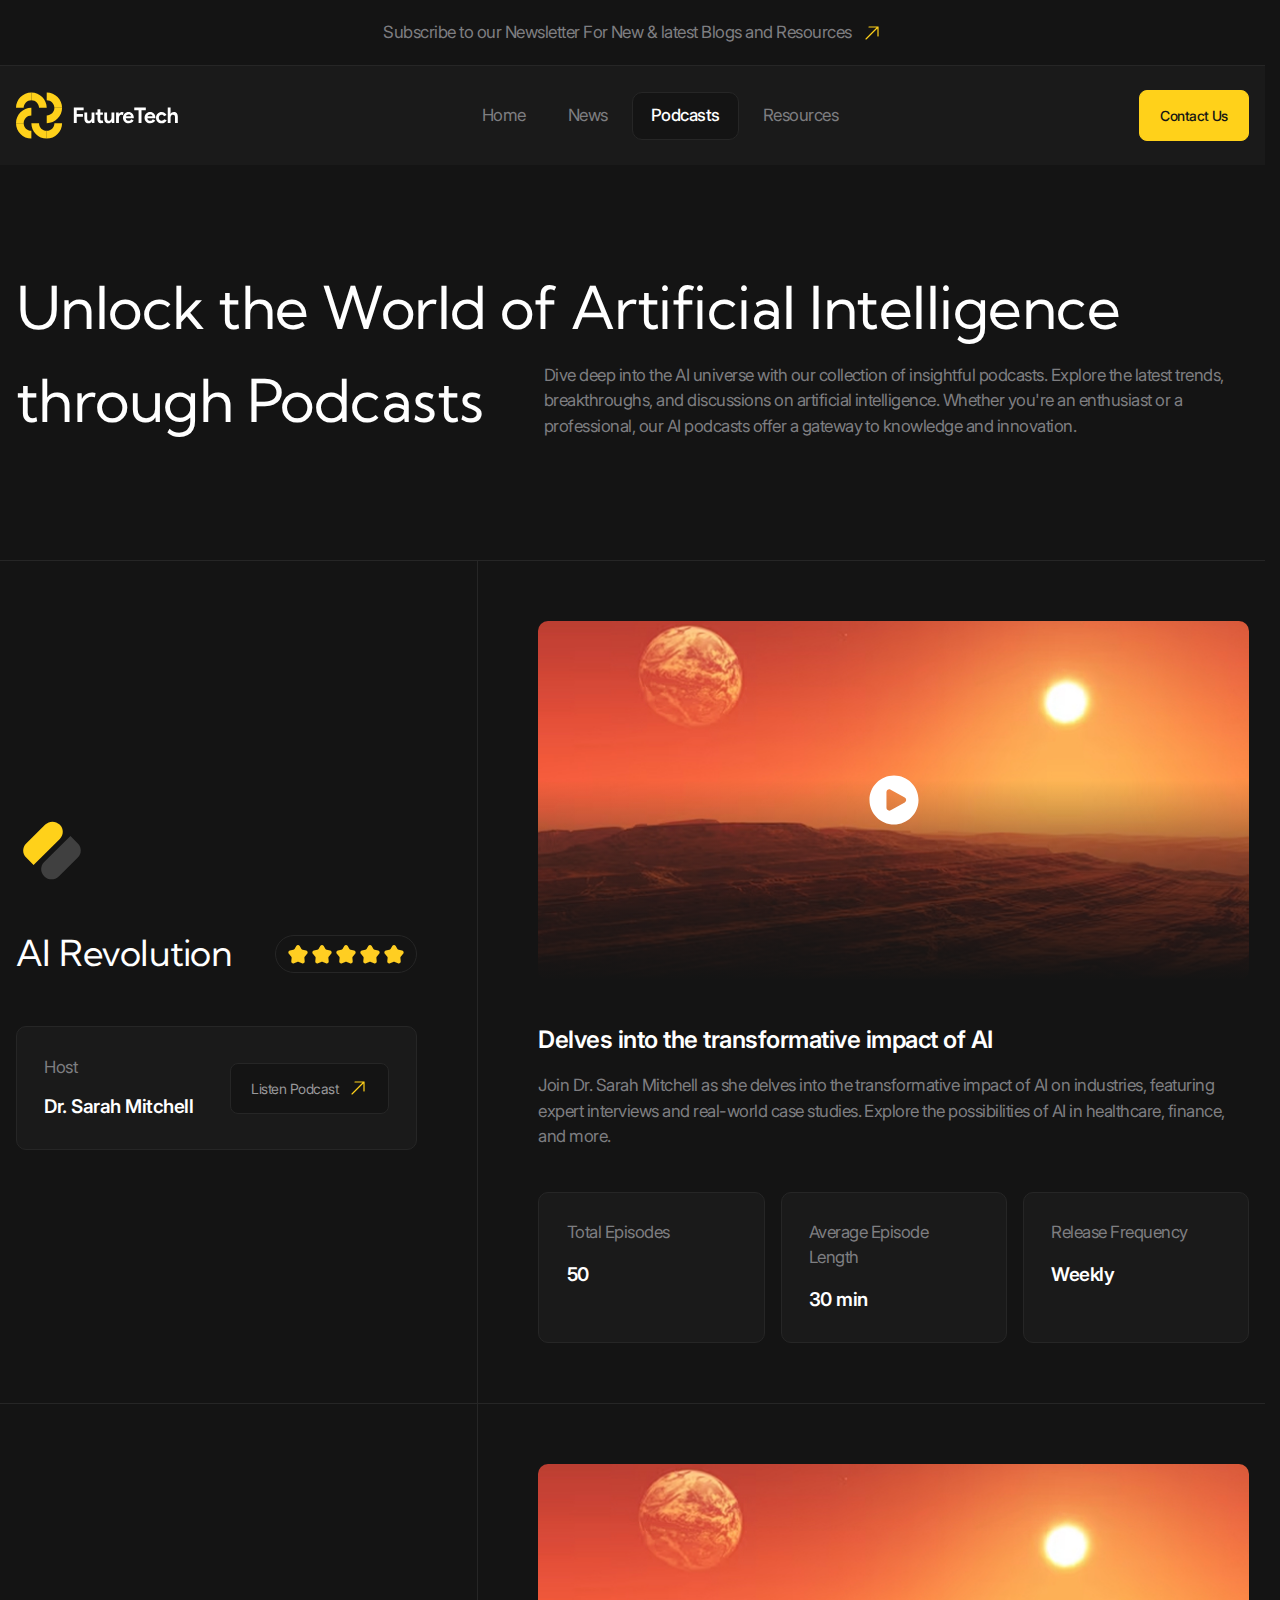
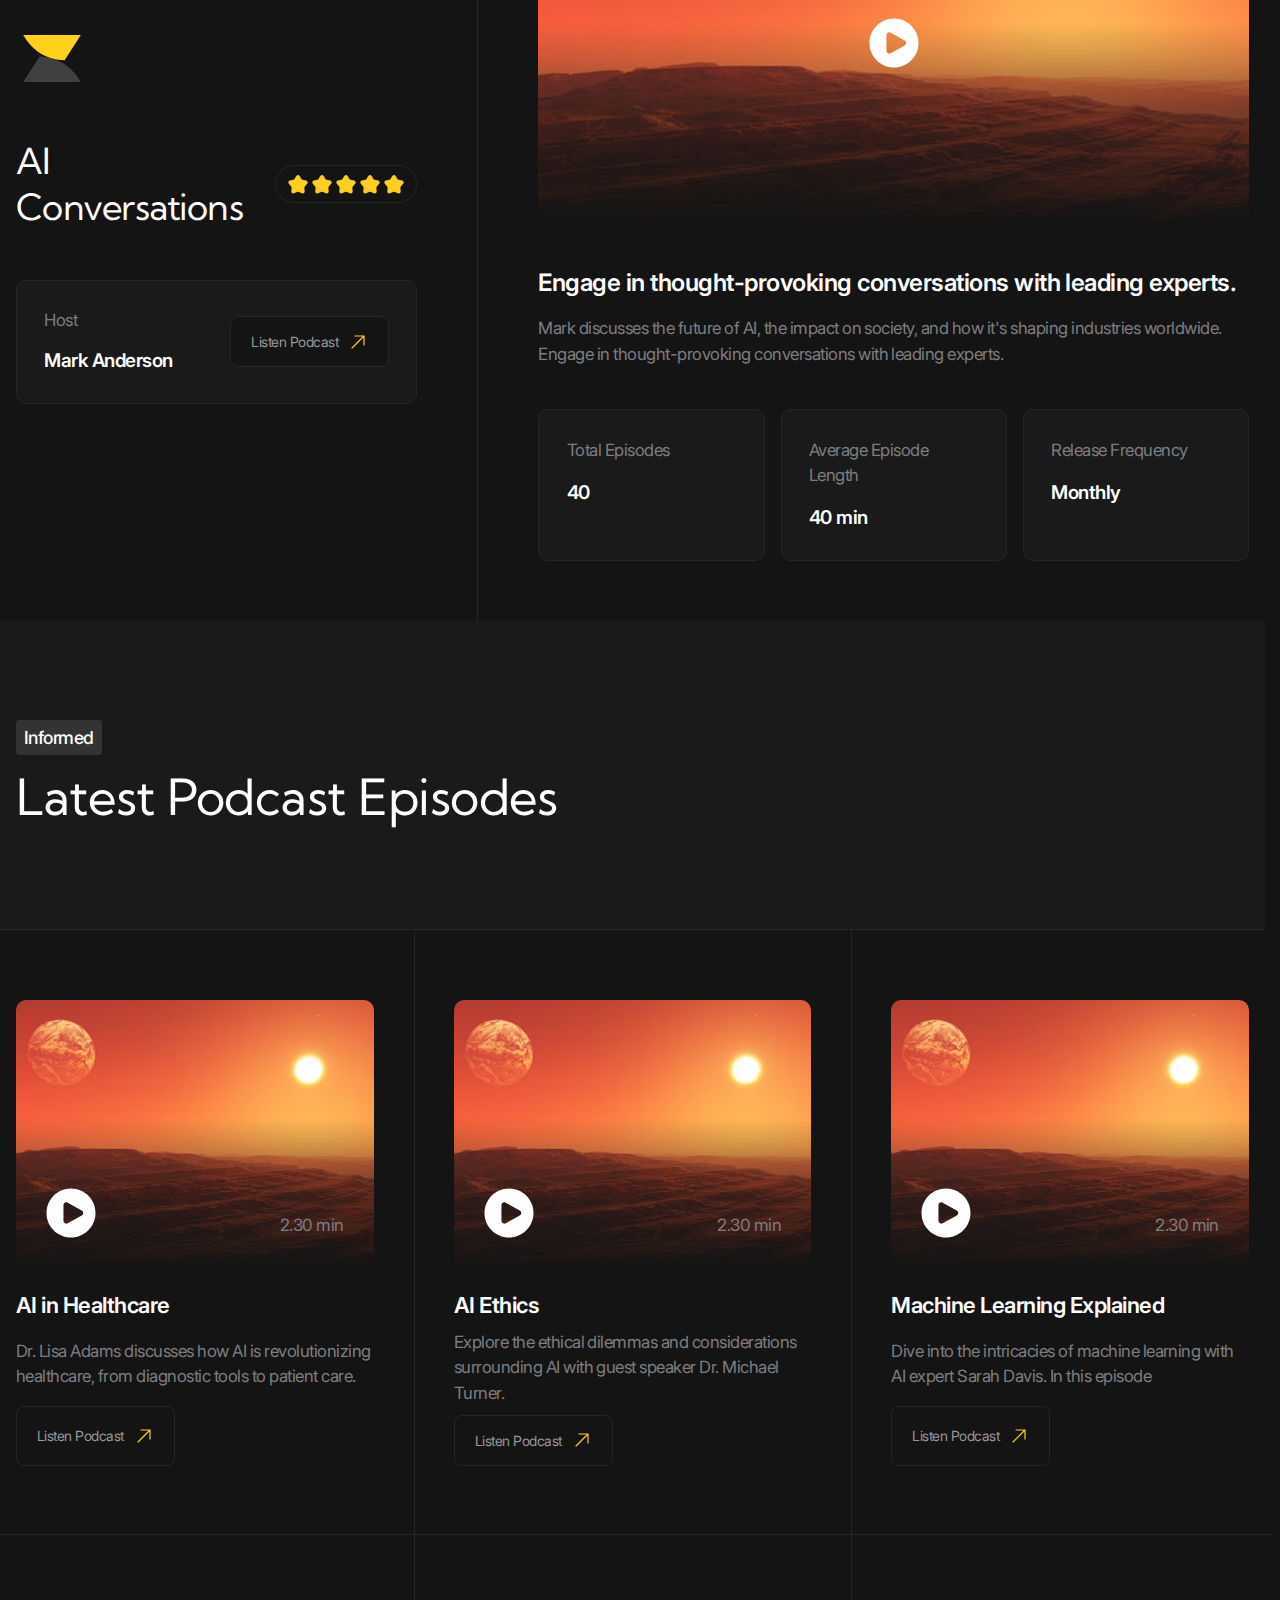
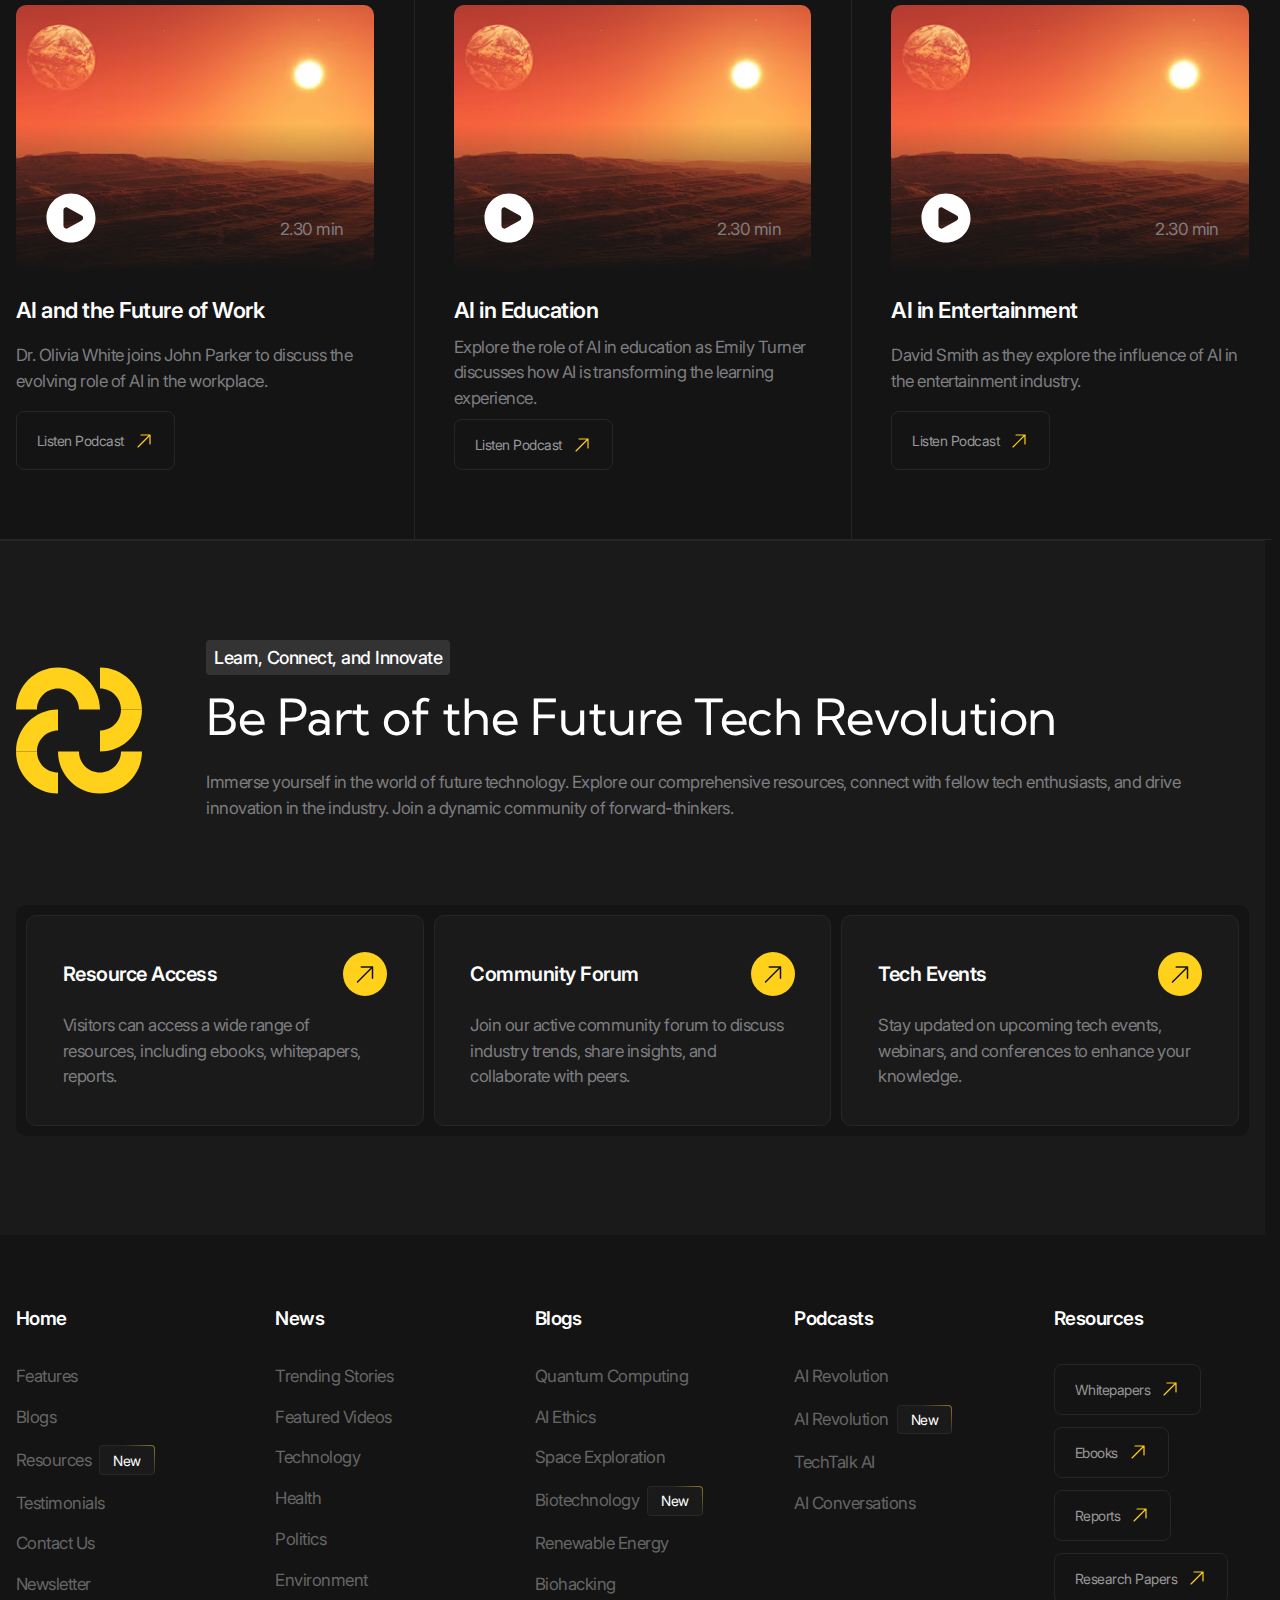
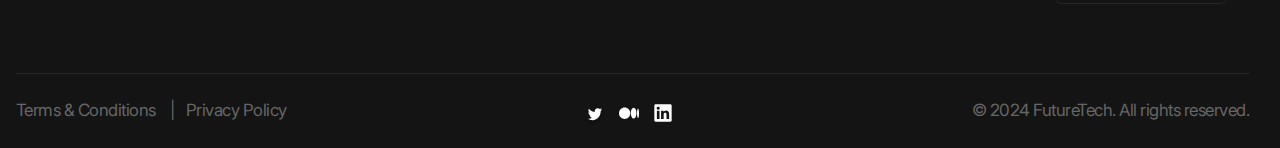
<file: podcasts.html>
<!DOCTYPE html>
<html lang="en">
  <head>
    <meta charset="UTF-8" />
    <meta
      name="viewport"
      content="width=device-width, user-scalable=no, initial-scale=1.0,
    maximum-scale=1.0, minimum-scale=1.0"
    />
    <title>Future Tech | Podcasts</title>
    <link rel="stylesheet" href="./styles/main.css" />
    <script type="module" src="./scripts/main.js"></script>
  </head>
  <body>
    <header class="header" data-js-header>
      <div class="header__promo">
        <div class="header__promo-inner container">
          <a class="header__promo-link" href="/"
            ><span class="icon icon--yellow-arrow"
              >Subscribe to our Newsletter For New & latest Blogs and
              Resources</span
            ></a
          >
        </div>
      </div>
      <div class="header__body">
        <div class="header__body-inner container">
          <a class="header__logo logo" href="/" aria-label="Home" title="Home">
            <img
              class="logo__image"
              src="./images/logo.svg"
              alt=""
              width="179"
              height="50"
            />
          </a>

          <div class="header__overlay" data-js-header-overlay>
            <nav class="header__menu">
              <ul class="header__menu-list">
                <li class="header__menu-item">
                  <a class="header__menu-link" href="./index.html">Home</a>
                </li>
                <li class="header__menu-item">
                  <a class="header__menu-link" href="./news.html">News</a>
                </li>
                <li class="header__menu-item">
                  <a class="header__menu-link is-active" href="./podcasts.html"
                    >Podcasts</a
                  >
                </li>
                <li class="header__menu-item">
                  <a class="header__menu-link" href="./resources.html"
                    >Resources</a
                  >
                </li>
              </ul>
            </nav>
            <a
              class="header__contact-us-link button button--accent"
              href="./contacts.html"
              >Contact Us</a
            >
          </div>

          <button
            class="header__burger-button burger-button visible-mobile"
            type="button"
            aria-label="Open menu"
            title="Open menu"
            data-js-header-burger-button
          >
            <span class="burger-button__line"></span>
            <span class="burger-button__line"></span>
            <span class="burger-button__line"></span>
          </button>
        </div>
      </div>
    </header>

    <main>
      <section class="hero-alt" aria-labelledby="podcasts-title">
        <header class="hero-alt__header">
          <div class="hero-alt__header-inner container">
            <h1 class="hero-alt__title" id="podcasts-title">
              Unlock the World of Artificial Intelligence
              <span class="hero-alt__title-hidden-part">through Podcasts</span>
            </h1>
            <p class="hero-alt__subtitle h1 hidden-mobile" aria-hidden="true">
              through Podcasts
            </p>
            <p class="hero-alt__description">
              Dive deep into the AI universe with our collection of insightful
              podcasts. Explore the latest trends, breakthroughs, and
              discussions on artificial intelligence. Whether you're an
              enthusiast or a professional, our AI podcasts offer a gateway to
              knowledge and innovation.
            </p>
          </div>
        </header>
        <div class="hero-alt__body">
          <ul class="list">
            <li class="list__item">
              <div class="card container">
                <div class="card__preview">
                  <div class="card__preview-main">
                    <img
                      class="card__preview-icon"
                      src="./images/podcasts/icon-1.svg"
                      alt=""
                      width="80"
                      height="80"
                      loading="lazy"
                    />
                    <div class="card__preview-info">
                      <h2 class="card__preview-title h3">AI Revolution</h2>
                      <div
                        class="card__rating-view rating-view"
                        aria-label="Rating 5 star"
                        title="Rating 5 star"
                      >
                        <div class="rating-view__star is-active"></div>
                        <div class="rating-view__star is-active"></div>
                        <div class="rating-view__star is-active"></div>
                        <div class="rating-view__star is-active"></div>
                        <div class="rating-view__star is-active"></div>
                      </div>
                    </div>
                  </div>
                  <div class="card__preview-extra">
                    <div class="card__cell tile tile--small">
                      <h3 class="card__cell-subtitle">Host</h3>
                      <p class="card__cell-description h6">
                        Dr. Sarah Mitchell
                      </p>
                      <a class="card__cell-link button" href="/">
                        <span class="icon icon--yellow-arrow"
                          >Listen Podcast</span
                        >
                      </a>
                    </div>
                  </div>
                </div>
                <div class="card__body">
                  <div class="card__grid card__grid--3-cols">
                    <div class="card__cell card__cell--wide">
                      <div class="video-player" data-js-video-player>
                        <video
                          class="video-player__video"
                          src="./videos/example.mp4"
                          width="917"
                          height="412"
                          poster="./images/videos/poster-1.jpg"
                          data-js-video-player-video
                        ></video>
                        <div
                          class="video-player__panel video-player__panel--center is-active"
                          data-js-video-player-panel
                        >
                          <button
                            class="video-player__play-button"
                            type="button"
                            aria-label="Play video"
                            title="Play video"
                            data-js-video-player-play-button
                          >
                            <svg
                              width="58"
                              height="58"
                              viewBox="0 0 58 58"
                              fill="none"
                              xmlns="http://www.w3.org/2000/svg"
                            >
                              <path
                                fill-rule="evenodd"
                                clip-rule="evenodd"
                                d="M0.5625 29C0.5625 13.2944 13.2944 0.5625 29 0.5625C44.7056 0.5625 57.4375 13.2944 57.4375 29C57.4375 44.7056 44.7056 57.4375 29 57.4375C13.2944 57.4375 0.5625 44.7056 0.5625 29ZM41.4663 26.1318C43.7167 27.382 43.7167 30.6183 41.4663 31.8685L25.1248 40.9471C22.9377 42.1621 20.25 40.5807 20.25 38.0788V19.9215C20.25 17.4196 22.9377 15.8381 25.1248 17.0531L41.4663 26.1318Z"
                                fill="white"
                              />
                            </svg>
                          </button>
                        </div>
                      </div>
                    </div>
                    <div class="card__cell card__cell--wide">
                      <h3 class="card__cell-title h4">
                        Delves into the transformative impact of AI
                      </h3>
                      <p class="card__cell-description">
                        Join Dr. Sarah Mitchell as she delves into the
                        transformative impact of AI on industries, featuring
                        expert interviews and real-world case studies. Explore
                        the possibilities of AI in healthcare, finance, and
                        more.
                      </p>
                    </div>
                    <div class="card__cell tile tile--small">
                      <p class="card__cell-title">Total Episodes</p>
                      <p class="card__cell-description h6">50</p>
                    </div>
                    <div class="card__cell tile tile--small">
                      <p class="card__cell-title">Average Episode Length</p>
                      <p class="card__cell-description h6">30 min</p>
                    </div>
                    <div class="card__cell tile tile--small">
                      <p class="card__cell-title">Release Frequency</p>
                      <p class="card__cell-description h6">Weekly</p>
                    </div>
                  </div>
                </div>
              </div>
            </li>
            <li class="list__item">
              <div class="card container">
                <div class="card__preview">
                  <div class="card__preview-main">
                    <img
                      class="card__preview-icon"
                      src="./images/podcasts/icon-2.svg"
                      alt=""
                      width="80"
                      height="80"
                      loading="lazy"
                    />
                    <div class="card__preview-info">
                      <h2 class="card__preview-title h3">AI Conversations</h2>
                      <div
                        class="card__rating-view rating-view"
                        aria-label="Rating 5 star"
                        title="Rating 5 star"
                      >
                        <div class="rating-view__star is-active"></div>
                        <div class="rating-view__star is-active"></div>
                        <div class="rating-view__star is-active"></div>
                        <div class="rating-view__star is-active"></div>
                        <div class="rating-view__star is-active"></div>
                      </div>
                    </div>
                  </div>
                  <div class="card__preview-extra">
                    <div class="card__cell tile tile--small">
                      <h3 class="card__cell-subtitle">Host</h3>
                      <p class="card__cell-description h6">Mark Anderson</p>
                      <a class="card__cell-link button" href="/">
                        <span class="icon icon--yellow-arrow"
                          >Listen Podcast</span
                        >
                      </a>
                    </div>
                  </div>
                </div>
                <div class="card__body">
                  <div class="card__grid card__grid--3-cols">
                    <div class="card__cell card__cell--wide">
                      <div class="video-player" data-js-video-player>
                        <video
                          class="video-player__video"
                          src="./videos/example.mp4"
                          width="917"
                          height="412"
                          poster="./images/videos/poster-1.jpg"
                          data-js-video-player-video
                        ></video>
                        <div
                          class="video-player__panel video-player__panel--center is-active"
                          data-js-video-player-panel
                        >
                          <button
                            class="video-player__play-button"
                            type="button"
                            aria-label="Play video"
                            title="Play video"
                            data-js-video-player-play-button
                          >
                            <svg
                              width="58"
                              height="58"
                              viewBox="0 0 58 58"
                              fill="none"
                              xmlns="http://www.w3.org/2000/svg"
                            >
                              <path
                                fill-rule="evenodd"
                                clip-rule="evenodd"
                                d="M0.5625 29C0.5625 13.2944 13.2944 0.5625 29 0.5625C44.7056 0.5625 57.4375 13.2944 57.4375 29C57.4375 44.7056 44.7056 57.4375 29 57.4375C13.2944 57.4375 0.5625 44.7056 0.5625 29ZM41.4663 26.1318C43.7167 27.382 43.7167 30.6183 41.4663 31.8685L25.1248 40.9471C22.9377 42.1621 20.25 40.5807 20.25 38.0788V19.9215C20.25 17.4196 22.9377 15.8381 25.1248 17.0531L41.4663 26.1318Z"
                                fill="white"
                              />
                            </svg>
                          </button>
                        </div>
                      </div>
                    </div>
                    <div class="card__cell card__cell--wide">
                      <h3 class="card__cell-title h4">
                        Engage in thought-provoking conversations with leading
                        experts.
                      </h3>
                      <p class="card__cell-description">
                        Mark discusses the future of AI, the impact on society,
                        and how it's shaping industries worldwide. Engage in
                        thought-provoking conversations with leading experts.
                      </p>
                    </div>
                    <div class="card__cell tile tile--small">
                      <p class="card__cell-title">Total Episodes</p>
                      <p class="card__cell-description h6">40</p>
                    </div>
                    <div class="card__cell tile tile--small">
                      <p class="card__cell-title">Average Episode Length</p>
                      <p class="card__cell-description h6">40 min</p>
                    </div>
                    <div class="card__cell tile tile--small">
                      <p class="card__cell-title">Release Frequency</p>
                      <p class="card__cell-description h6">Monthly</p>
                    </div>
                  </div>
                </div>
              </div>
            </li>
          </ul>
        </div>
      </section>

      <section class="section" aria-labelledby="podcasts-videos-title">
        <header class="section__header">
          <div class="section__header-inner container">
            <div class="section__header-info">
              <p class="section__subtitle tag">Informed</p>
              <h2 class="section__title" id="podcasts-videos-title">
                Latest Podcast Episodes
              </h2>
            </div>
          </div>
        </header>
        <div class="section__body">
          <ul class="bordered-grid bordered-grid--3-cols container">
            <li class="bordered-grid__item">
              <div class="video-card">
                <div
                  class="video-card__player video-player"
                  data-js-video-player
                >
                  <video
                    class="video-player__video video-player__video--small"
                    src="./videos/example.mp4"
                    width="470"
                    height="290"
                    poster="./images/videos/poster-1.jpg"
                    data-js-video-player-video
                  ></video>
                  <div
                    class="video-player__panel is-active"
                    data-js-video-player-panel
                  >
                    <button
                      class="video-player__play-button"
                      type="button"
                      aria-label="Play video"
                      title="Play video"
                      data-js-video-player-play-button
                    >
                      <svg
                        width="58"
                        height="58"
                        viewBox="0 0 58 58"
                        fill="none"
                        xmlns="http://www.w3.org/2000/svg"
                      >
                        <path
                          fill-rule="evenodd"
                          clip-rule="evenodd"
                          d="M0.5625 29C0.5625 13.2944 13.2944 0.5625 29 0.5625C44.7056 0.5625 57.4375 13.2944 57.4375 29C57.4375 44.7056 44.7056 57.4375 29 57.4375C13.2944 57.4375 0.5625 44.7056 0.5625 29ZM41.4663 26.1318C43.7167 27.382 43.7167 30.6183 41.4663 31.8685L25.1248 40.9471C22.9377 42.1621 20.25 40.5807 20.25 38.0788V19.9215C20.25 17.4196 22.9377 15.8381 25.1248 17.0531L41.4663 26.1318Z"
                          fill="white"
                        />
                      </svg>
                    </button>
                    <div class="video-player__duration">2.30 min</div>
                  </div>
                </div>
                <div class="video-card__body">
                  <h3 class="video-card__title h5">AI in Healthcare</h3>
                  <div class="video-card__desription">
                    <p>
                      Dr. Lisa Adams discusses how AI is revolutionizing
                      healthcare, from diagnostic tools to patient care.
                    </p>
                  </div>
                  <a class="video-card__link button" href="/">
                    <span class="icon icon--yellow-arrow">Listen Podcast</span>
                  </a>
                </div>
              </div>
            </li>
            <li class="bordered-grid__item">
              <div class="video-card">
                <div
                  class="video-card__player video-player"
                  data-js-video-player
                >
                  <video
                    class="video-player__video video-player__video--small"
                    src="./videos/example.mp4"
                    width="470"
                    height="290"
                    poster="./images/videos/poster-1.jpg"
                    data-js-video-player-video
                  ></video>
                  <div
                    class="video-player__panel is-active"
                    data-js-video-player-panel
                  >
                    <button
                      class="video-player__play-button"
                      type="button"
                      aria-label="Play video"
                      title="Play video"
                      data-js-video-player-play-button
                    >
                      <svg
                        width="58"
                        height="58"
                        viewBox="0 0 58 58"
                        fill="none"
                        xmlns="http://www.w3.org/2000/svg"
                      >
                        <path
                          fill-rule="evenodd"
                          clip-rule="evenodd"
                          d="M0.5625 29C0.5625 13.2944 13.2944 0.5625 29 0.5625C44.7056 0.5625 57.4375 13.2944 57.4375 29C57.4375 44.7056 44.7056 57.4375 29 57.4375C13.2944 57.4375 0.5625 44.7056 0.5625 29ZM41.4663 26.1318C43.7167 27.382 43.7167 30.6183 41.4663 31.8685L25.1248 40.9471C22.9377 42.1621 20.25 40.5807 20.25 38.0788V19.9215C20.25 17.4196 22.9377 15.8381 25.1248 17.0531L41.4663 26.1318Z"
                          fill="white"
                        />
                      </svg>
                    </button>
                    <div class="video-player__duration">2.30 min</div>
                  </div>
                </div>
                <div class="video-card__body">
                  <h3 class="video-card__title h5">AI Ethics</h3>
                  <div class="video-card__desription">
                    <p>
                      Explore the ethical dilemmas and considerations
                      surrounding AI with guest speaker Dr. Michael Turner.
                    </p>
                  </div>
                  <a class="video-card__link button" href="/">
                    <span class="icon icon--yellow-arrow">Listen Podcast</span>
                  </a>
                </div>
              </div>
            </li>
            <li class="bordered-grid__item">
              <div class="video-card">
                <div
                  class="video-card__player video-player"
                  data-js-video-player
                >
                  <video
                    class="video-player__video video-player__video--small"
                    src="./videos/example.mp4"
                    width="470"
                    height="290"
                    poster="./images/videos/poster-1.jpg"
                    data-js-video-player-video
                  ></video>
                  <div
                    class="video-player__panel is-active"
                    data-js-video-player-panel
                  >
                    <button
                      class="video-player__play-button"
                      type="button"
                      aria-label="Play video"
                      title="Play video"
                      data-js-video-player-play-button
                    >
                      <svg
                        width="58"
                        height="58"
                        viewBox="0 0 58 58"
                        fill="none"
                        xmlns="http://www.w3.org/2000/svg"
                      >
                        <path
                          fill-rule="evenodd"
                          clip-rule="evenodd"
                          d="M0.5625 29C0.5625 13.2944 13.2944 0.5625 29 0.5625C44.7056 0.5625 57.4375 13.2944 57.4375 29C57.4375 44.7056 44.7056 57.4375 29 57.4375C13.2944 57.4375 0.5625 44.7056 0.5625 29ZM41.4663 26.1318C43.7167 27.382 43.7167 30.6183 41.4663 31.8685L25.1248 40.9471C22.9377 42.1621 20.25 40.5807 20.25 38.0788V19.9215C20.25 17.4196 22.9377 15.8381 25.1248 17.0531L41.4663 26.1318Z"
                          fill="white"
                        />
                      </svg>
                    </button>
                    <div class="video-player__duration">2.30 min</div>
                  </div>
                </div>
                <div class="video-card__body">
                  <h3 class="video-card__title h5">
                    Machine Learning Explained
                  </h3>
                  <div class="video-card__desription">
                    <p>
                      Dive into the intricacies of machine learning with AI
                      expert Sarah Davis. In this episode
                    </p>
                  </div>
                  <a class="video-card__link button" href="/">
                    <span class="icon icon--yellow-arrow">Listen Podcast</span>
                  </a>
                </div>
              </div>
            </li>
            <li class="bordered-grid__item">
              <div class="video-card">
                <div
                  class="video-card__player video-player"
                  data-js-video-player
                >
                  <video
                    class="video-player__video video-player__video--small"
                    src="./videos/example.mp4"
                    width="470"
                    height="290"
                    poster="./images/videos/poster-1.jpg"
                    data-js-video-player-video
                  ></video>
                  <div
                    class="video-player__panel is-active"
                    data-js-video-player-panel
                  >
                    <button
                      class="video-player__play-button"
                      type="button"
                      aria-label="Play video"
                      title="Play video"
                      data-js-video-player-play-button
                    >
                      <svg
                        width="58"
                        height="58"
                        viewBox="0 0 58 58"
                        fill="none"
                        xmlns="http://www.w3.org/2000/svg"
                      >
                        <path
                          fill-rule="evenodd"
                          clip-rule="evenodd"
                          d="M0.5625 29C0.5625 13.2944 13.2944 0.5625 29 0.5625C44.7056 0.5625 57.4375 13.2944 57.4375 29C57.4375 44.7056 44.7056 57.4375 29 57.4375C13.2944 57.4375 0.5625 44.7056 0.5625 29ZM41.4663 26.1318C43.7167 27.382 43.7167 30.6183 41.4663 31.8685L25.1248 40.9471C22.9377 42.1621 20.25 40.5807 20.25 38.0788V19.9215C20.25 17.4196 22.9377 15.8381 25.1248 17.0531L41.4663 26.1318Z"
                          fill="white"
                        />
                      </svg>
                    </button>
                    <div class="video-player__duration">2.30 min</div>
                  </div>
                </div>
                <div class="video-card__body">
                  <h3 class="video-card__title h5">
                    AI and the Future of Work
                  </h3>
                  <div class="video-card__desription">
                    <p>
                      Dr. Olivia White joins John Parker to discuss the evolving
                      role of AI in the workplace.
                    </p>
                  </div>
                  <a class="video-card__link button" href="/">
                    <span class="icon icon--yellow-arrow">Listen Podcast</span>
                  </a>
                </div>
              </div>
            </li>
            <li class="bordered-grid__item">
              <div class="video-card">
                <div
                  class="video-card__player video-player"
                  data-js-video-player
                >
                  <video
                    class="video-player__video video-player__video--small"
                    src="./videos/example.mp4"
                    width="470"
                    height="290"
                    poster="./images/videos/poster-1.jpg"
                    data-js-video-player-video
                  ></video>
                  <div
                    class="video-player__panel is-active"
                    data-js-video-player-panel
                  >
                    <button
                      class="video-player__play-button"
                      type="button"
                      aria-label="Play video"
                      title="Play video"
                      data-js-video-player-play-button
                    >
                      <svg
                        width="58"
                        height="58"
                        viewBox="0 0 58 58"
                        fill="none"
                        xmlns="http://www.w3.org/2000/svg"
                      >
                        <path
                          fill-rule="evenodd"
                          clip-rule="evenodd"
                          d="M0.5625 29C0.5625 13.2944 13.2944 0.5625 29 0.5625C44.7056 0.5625 57.4375 13.2944 57.4375 29C57.4375 44.7056 44.7056 57.4375 29 57.4375C13.2944 57.4375 0.5625 44.7056 0.5625 29ZM41.4663 26.1318C43.7167 27.382 43.7167 30.6183 41.4663 31.8685L25.1248 40.9471C22.9377 42.1621 20.25 40.5807 20.25 38.0788V19.9215C20.25 17.4196 22.9377 15.8381 25.1248 17.0531L41.4663 26.1318Z"
                          fill="white"
                        />
                      </svg>
                    </button>
                    <div class="video-player__duration">2.30 min</div>
                  </div>
                </div>
                <div class="video-card__body">
                  <h3 class="video-card__title h5">AI in Education</h3>
                  <div class="video-card__desription">
                    <p>
                      Explore the role of AI in education as Emily Turner
                      discusses how AI is transforming the learning experience.
                    </p>
                  </div>
                  <a class="video-card__link button" href="/">
                    <span class="icon icon--yellow-arrow">Listen Podcast</span>
                  </a>
                </div>
              </div>
            </li>
            <li class="bordered-grid__item">
              <div class="video-card">
                <div
                  class="video-card__player video-player"
                  data-js-video-player
                >
                  <video
                    class="video-player__video video-player__video--small"
                    src="./videos/example.mp4"
                    width="470"
                    height="290"
                    poster="./images/videos/poster-1.jpg"
                    data-js-video-player-video
                  ></video>
                  <div
                    class="video-player__panel is-active"
                    data-js-video-player-panel
                  >
                    <button
                      class="video-player__play-button"
                      type="button"
                      aria-label="Play video"
                      title="Play video"
                      data-js-video-player-play-button
                    >
                      <svg
                        width="58"
                        height="58"
                        viewBox="0 0 58 58"
                        fill="none"
                        xmlns="http://www.w3.org/2000/svg"
                      >
                        <path
                          fill-rule="evenodd"
                          clip-rule="evenodd"
                          d="M0.5625 29C0.5625 13.2944 13.2944 0.5625 29 0.5625C44.7056 0.5625 57.4375 13.2944 57.4375 29C57.4375 44.7056 44.7056 57.4375 29 57.4375C13.2944 57.4375 0.5625 44.7056 0.5625 29ZM41.4663 26.1318C43.7167 27.382 43.7167 30.6183 41.4663 31.8685L25.1248 40.9471C22.9377 42.1621 20.25 40.5807 20.25 38.0788V19.9215C20.25 17.4196 22.9377 15.8381 25.1248 17.0531L41.4663 26.1318Z"
                          fill="white"
                        />
                      </svg>
                    </button>
                    <div class="video-player__duration">2.30 min</div>
                  </div>
                </div>
                <div class="video-card__body">
                  <h3 class="video-card__title h5">AI in Entertainment</h3>
                  <div class="video-card__desription">
                    <p>
                      David Smith as they explore the influence of AI in the
                      entertainment industry.
                    </p>
                  </div>
                  <a class="video-card__link button" href="/">
                    <span class="icon icon--yellow-arrow">Listen Podcast</span>
                  </a>
                </div>
              </div>
            </li>
          </ul>
        </div>
      </section>

      <section class="about" aria-labelledby="about-title">
        <div class="about__inner container">
          <header class="about__header">
            <img
              class="about__icon"
              src="./images/about/icon.svg"
              alt=""
              width="150"
              height="150"
              loading="lazy"
            />
            <div class="about__info">
              <p class="about__subtitle tag">Learn, Connect, and Innovate</p>
              <h2 class="about__title" id="about-title">
                Be Part of the Future Tech Revolution
              </h2>
            </div>
            <div class="about__description">
              <p>
                Immerse yourself in the world of future technology. Explore our
                comprehensive resources, connect with fellow tech enthusiasts,
                and drive innovation in the industry. Join a dynamic community
                of forward-thinkers.
              </p>
            </div>
          </header>
          <ul class="about__list">
            <li class="about__item">
              <a class="about-card tile" href="/">
                <h3 class="about-card__title circle-icon">Resource Access</h3>
                <div class="about-card__description">
                  <p>
                    Visitors can access a wide range of resources, including
                    ebooks, whitepapers, reports.
                  </p>
                </div>
              </a>
            </li>
            <li class="about__item">
              <a class="about-card tile" href="/">
                <h3 class="about-card__title circle-icon">Community Forum</h3>
                <div class="about-card__description">
                  <p>
                    Join our active community forum to discuss industry trends,
                    share insights, and collaborate with peers.
                  </p>
                </div>
              </a>
            </li>
            <li class="about__item">
              <a class="about-card tile" href="/">
                <h3 class="about-card__title circle-icon">Tech Events</h3>
                <div class="about-card__description">
                  <p>
                    Stay updated on upcoming tech events, webinars, and
                    conferences to enhance your knowledge.
                  </p>
                </div>
              </a>
            </li>
          </ul>
        </div>
      </section>
    </main>

    <footer class="footer">
      <div class="footer__inner container">
        <div class="footer__body">
          <nav class="footer__menu">
            <div class="footer__menu-column">
              <a class="footer__menu-main-link h6" href="/">Home</a>
              <ul class="footer__menu-list">
                <li class="footer__menu-item">
                  <a class="footer__menu-link" href="/">Features</a>
                </li>
                <li class="footer__menu-item">
                  <a class="footer__menu-link" href="/">Blogs</a>
                </li>
                <li class="footer__menu-item">
                  <a class="footer__menu-link" href="/">Resources</a>
                  <span class="badge">New</span>
                </li>
                <li class="footer__menu-item">
                  <a class="footer__menu-link" href="/">Testimonials</a>
                </li>
                <li class="footer__menu-item">
                  <a class="footer__menu-link" href="/">Contact Us</a>
                </li>
                <li class="footer__menu-item">
                  <a class="footer__menu-link" href="/">Newsletter</a>
                </li>
              </ul>
            </div>
            <div class="footer__menu-column">
              <a class="footer__menu-main-link h6" href="/">News</a>
              <ul class="footer__menu-list">
                <li class="footer__menu-item">
                  <a class="footer__menu-link" href="/">Trending Stories</a>
                </li>
                <li class="footer__menu-item">
                  <a class="footer__menu-link" href="/">Featured Videos</a>
                </li>
                <li class="footer__menu-item">
                  <a class="footer__menu-link" href="/">Technology</a>
                </li>
                <li class="footer__menu-item">
                  <a class="footer__menu-link" href="/">Health</a>
                </li>
                <li class="footer__menu-item">
                  <a class="footer__menu-link" href="/">Politics</a>
                </li>
                <li class="footer__menu-item">
                  <a class="footer__menu-link" href="/">Environment</a>
                </li>
              </ul>
            </div>
            <div class="footer__menu-column">
              <a class="footer__menu-main-link h6" href="/">Blogs</a>
              <ul class="footer__menu-list">
                <li class="footer__menu-item">
                  <a class="footer__menu-link" href="/">Quantum Computing</a>
                </li>
                <li class="footer__menu-item">
                  <a class="footer__menu-link" href="/">AI Ethics</a>
                </li>
                <li class="footer__menu-item">
                  <a class="footer__menu-link" href="/">Space Exploration</a>
                </li>
                <li class="footer__menu-item">
                  <a class="footer__menu-link" href="/">Biotechnology</a>
                  <span class="badge">New</span>
                </li>
                <li class="footer__menu-item">
                  <a class="footer__menu-link" href="/">Renewable Energy</a>
                </li>
                <li class="footer__menu-item">
                  <a class="footer__menu-link" href="/">Biohacking</a>
                </li>
              </ul>
            </div>
            <div class="footer__menu-column">
              <a class="footer__menu-main-link h6" href="/">Podcasts</a>
              <ul class="footer__menu-list">
                <li class="footer__menu-item">
                  <a class="footer__menu-link" href="/">AI Revolution</a>
                </li>
                <li class="footer__menu-item">
                  <a class="footer__menu-link" href="/">AI Revolution</a>
                  <span class="badge">New</span>
                </li>
                <li class="footer__menu-item">
                  <a class="footer__menu-link" href="/">TechTalk AI</a>
                </li>
                <li class="footer__menu-item">
                  <a class="footer__menu-link" href="/">AI Conversations</a>
                </li>
              </ul>
            </div>
            <div class="footer__menu-column">
              <a class="footer__menu-main-link h6" href="/">Resources</a>
              <ul class="footer__menu-list">
                <li class="footer__menu-item">
                  <a class="footer__menu-link button" href="/">
                    <span class="icon icon--yellow-arrow">Whitepapers</span>
                  </a>
                </li>
                <li class="footer__menu-item">
                  <a class="footer__menu-link button" href="/"
                    ><span class="icon icon--yellow-arrow">Ebooks</span></a
                  >
                </li>
                <li class="footer__menu-item">
                  <a class="footer__menu-link button" href="/"
                    ><span class="icon icon--yellow-arrow">Reports</span></a
                  >
                </li>
                <li class="footer__menu-item">
                  <a class="footer__menu-link button" href="/"
                    ><span class="icon icon--yellow-arrow"
                      >Research Papers</span
                    ></a
                  >
                </li>
              </ul>
            </div>
          </nav>
        </div>
        <div class="footer__extra">
          <div class="footer__extra-menu">
            <ul class="footer__extra-menu-list">
              <li class="footer__extra-menu-item">
                <a class="footer__extra-menu-link" href="/">
                  Terms & Conditions
                </a>
              </li>
              <li class="footer__extra-menu-item">
                <a class="footer__extra-menu-link" href="/"> Privacy Policy </a>
              </li>
            </ul>
          </div>
          <div class="footer__soc1als soc1als">
            <ul class="soc1als__list">
              <li class="soc1als__item">
                <a
                  class="soc1als__link"
                  href="/"
                  target="_blank"
                  aria-label="Twitter"
                  title="Twitter"
                  ><svg
                    width="32"
                    height="30"
                    viewBox="0 0 32 30"
                    fill="none"
                    xmlns="http://www.w3.org/2000/svg"
                  >
                    <g filter="url(#filter0_d_89_321)">
                      <path
                        d="M25.0571 7.18114C25.0664 7.39235 25.0664 7.59395 25.0664 7.80515C25.0756 14.2084 20.3712 21.6004 11.7679 21.6004C9.23048 21.6004 6.73933 20.842 4.6001 19.4212C4.97053 19.4692 5.34096 19.4884 5.71139 19.4884C7.81358 19.4884 9.86021 18.7588 11.5179 17.4052C9.51756 17.3668 7.75802 16.0132 7.14681 14.0356C7.85063 14.1796 8.57296 14.1508 9.25826 13.9492C7.08198 13.5076 5.51691 11.5204 5.50765 9.20675C5.50765 9.18755 5.50765 9.16835 5.50765 9.14915C6.15591 9.52355 6.88751 9.73475 7.62837 9.75395C5.58174 8.33315 4.94275 5.50114 6.18369 3.28353C8.5637 6.31714 12.0643 8.15075 15.8241 8.35235C15.4445 6.67234 15.9631 4.90594 17.1762 3.71553C19.0561 1.88193 22.0196 1.97793 23.7977 3.92673C24.8441 3.71553 25.8535 3.31233 26.7704 2.74593C26.4185 3.86913 25.6869 4.81954 24.7145 5.42434C25.6406 5.30914 26.5481 5.04994 27.4001 4.66594C26.7704 5.64514 25.9739 6.48994 25.0571 7.18114Z"
                        fill="white"
                      />
                    </g>
                    <defs>
                      <filter
                        id="filter0_d_89_321"
                        x="0"
                        y="0"
                        width="32"
                        height="32"
                        filterUnits="userSpaceOnUse"
                        color-interpolation-filters="sRGB"
                      >
                        <feFlood
                          flood-opacity="0"
                          result="BackgroundImageFix"
                        />
                        <feColorMatrix
                          in="SourceAlpha"
                          type="matrix"
                          values="0 0 0 0 0 0 0 0 0 0 0 0 0 0 0 0 0 0 127 0"
                          result="hardAlpha"
                        />
                        <feOffset dy="4" />
                        <feGaussianBlur stdDeviation="2" />
                        <feComposite in2="hardAlpha" operator="out" />
                        <feColorMatrix
                          type="matrix"
                          values="0 0 0 0 0 0 0 0 0 0 0 0 0 0 0 0 0 0 0.25 0"
                        />
                        <feBlend
                          mode="normal"
                          in2="BackgroundImageFix"
                          result="effect1_dropShadow_89_321"
                        />
                        <feBlend
                          mode="normal"
                          in="SourceGraphic"
                          in2="effect1_dropShadow_89_321"
                          result="shape"
                        />
                      </filter>
                    </defs>
                  </svg>
                </a>
              </li>
              <li class="soc1als__item">
                <a
                  class="soc1als__link"
                  href="/"
                  target="_blank"
                  aria-label="Medium"
                  title="Medium"
                  ><svg
                    width="24"
                    height="24"
                    viewBox="0 0 24 24"
                    fill="none"
                    xmlns="http://www.w3.org/2000/svg"
                  >
                    <path
                      d="M13.5374 12.2281C13.5374 15.9988 10.5069 19.0556 6.76883 19.0556C3.03073 19.0556 0 15.9981 0 12.2281C0 8.45806 3.0305 5.40039 6.76883 5.40039C10.5072 5.40039 13.5374 8.45737 13.5374 12.2281Z"
                      fill="white"
                    />
                    <path
                      d="M20.9627 12.2285C20.9627 15.7778 19.4474 18.6563 17.5783 18.6563C15.7091 18.6563 14.1938 15.7778 14.1938 12.2285C14.1938 8.67922 15.7089 5.80078 17.578 5.80078C19.4472 5.80078 20.9625 8.67829 20.9625 12.2285"
                      fill="white"
                    />
                    <path
                      d="M24 12.228C24 15.4073 23.4672 17.9862 22.8097 17.9862C22.1522 17.9862 21.6196 15.408 21.6196 12.228C21.6196 9.04797 22.1525 6.46973 22.8097 6.46973C23.467 6.46973 24 9.04774 24 12.228Z"
                      fill="white"
                    />
                  </svg>
                </a>
              </li>
              <li class="soc1als__item">
                <a
                  class="soc1als__link"
                  href="/"
                  target="_blank"
                  aria-label="LinkedIn"
                  title="LinkedIn"
                  ><svg
                    width="24"
                    height="24"
                    viewBox="0 0 24 24"
                    fill="none"
                    xmlns="http://www.w3.org/2000/svg"
                  >
                    <path
                      d="M20.8647 1.59961H3.13554C2.72832 1.59961 2.33777 1.76138 2.04982 2.04933C1.76187 2.33728 1.6001 2.72783 1.6001 3.13505V20.8642C1.6001 21.2714 1.76187 21.6619 2.04982 21.9499C2.33777 22.2378 2.72832 22.3996 3.13554 22.3996H20.8647C21.2719 22.3996 21.6624 22.2378 21.9504 21.9499C22.2383 21.6619 22.4001 21.2714 22.4001 20.8642V3.13505C22.4001 2.72783 22.2383 2.33728 21.9504 2.04933C21.6624 1.76138 21.2719 1.59961 20.8647 1.59961ZM7.79965 19.3186H4.67243V9.38516H7.79965V19.3186ZM6.23388 8.00861C5.87915 8.00661 5.53296 7.89958 5.239 7.70102C4.94504 7.50246 4.71649 7.22127 4.58219 6.89294C4.44789 6.56461 4.41386 6.20386 4.48439 5.8562C4.55492 5.50855 4.72686 5.18958 4.9785 4.93955C5.23014 4.68952 5.5502 4.51964 5.8983 4.45134C6.2464 4.38304 6.60693 4.41939 6.93439 4.5558C7.26185 4.6922 7.54156 4.92255 7.73823 5.21778C7.9349 5.51301 8.03971 5.85988 8.03943 6.21461C8.04278 6.45211 7.99827 6.68784 7.90857 6.90777C7.81887 7.1277 7.68582 7.32732 7.51733 7.49473C7.34884 7.66215 7.14837 7.79392 6.92787 7.88221C6.70736 7.97049 6.47134 8.01348 6.23388 8.00861ZM19.3263 19.3273H16.2005V13.9005C16.2005 12.3001 15.5202 11.8061 14.642 11.8061C13.7147 11.8061 12.8047 12.5052 12.8047 13.9409V19.3273H9.67743V9.39239H12.6848V10.7689H12.7252C13.0271 10.1579 14.0844 9.11361 15.6979 9.11361C17.4428 9.11361 19.3278 10.1493 19.3278 13.1826L19.3263 19.3273Z"
                      fill="white"
                    />
                  </svg>
                </a>
              </li>
            </ul>
          </div>
          <p class="footer__copyright">
            © <time datetime="2024">2024</time> FutureTech. All rights reserved.
          </p>
        </div>
      </div>
    </footer>
  </body>
</html>
</file>
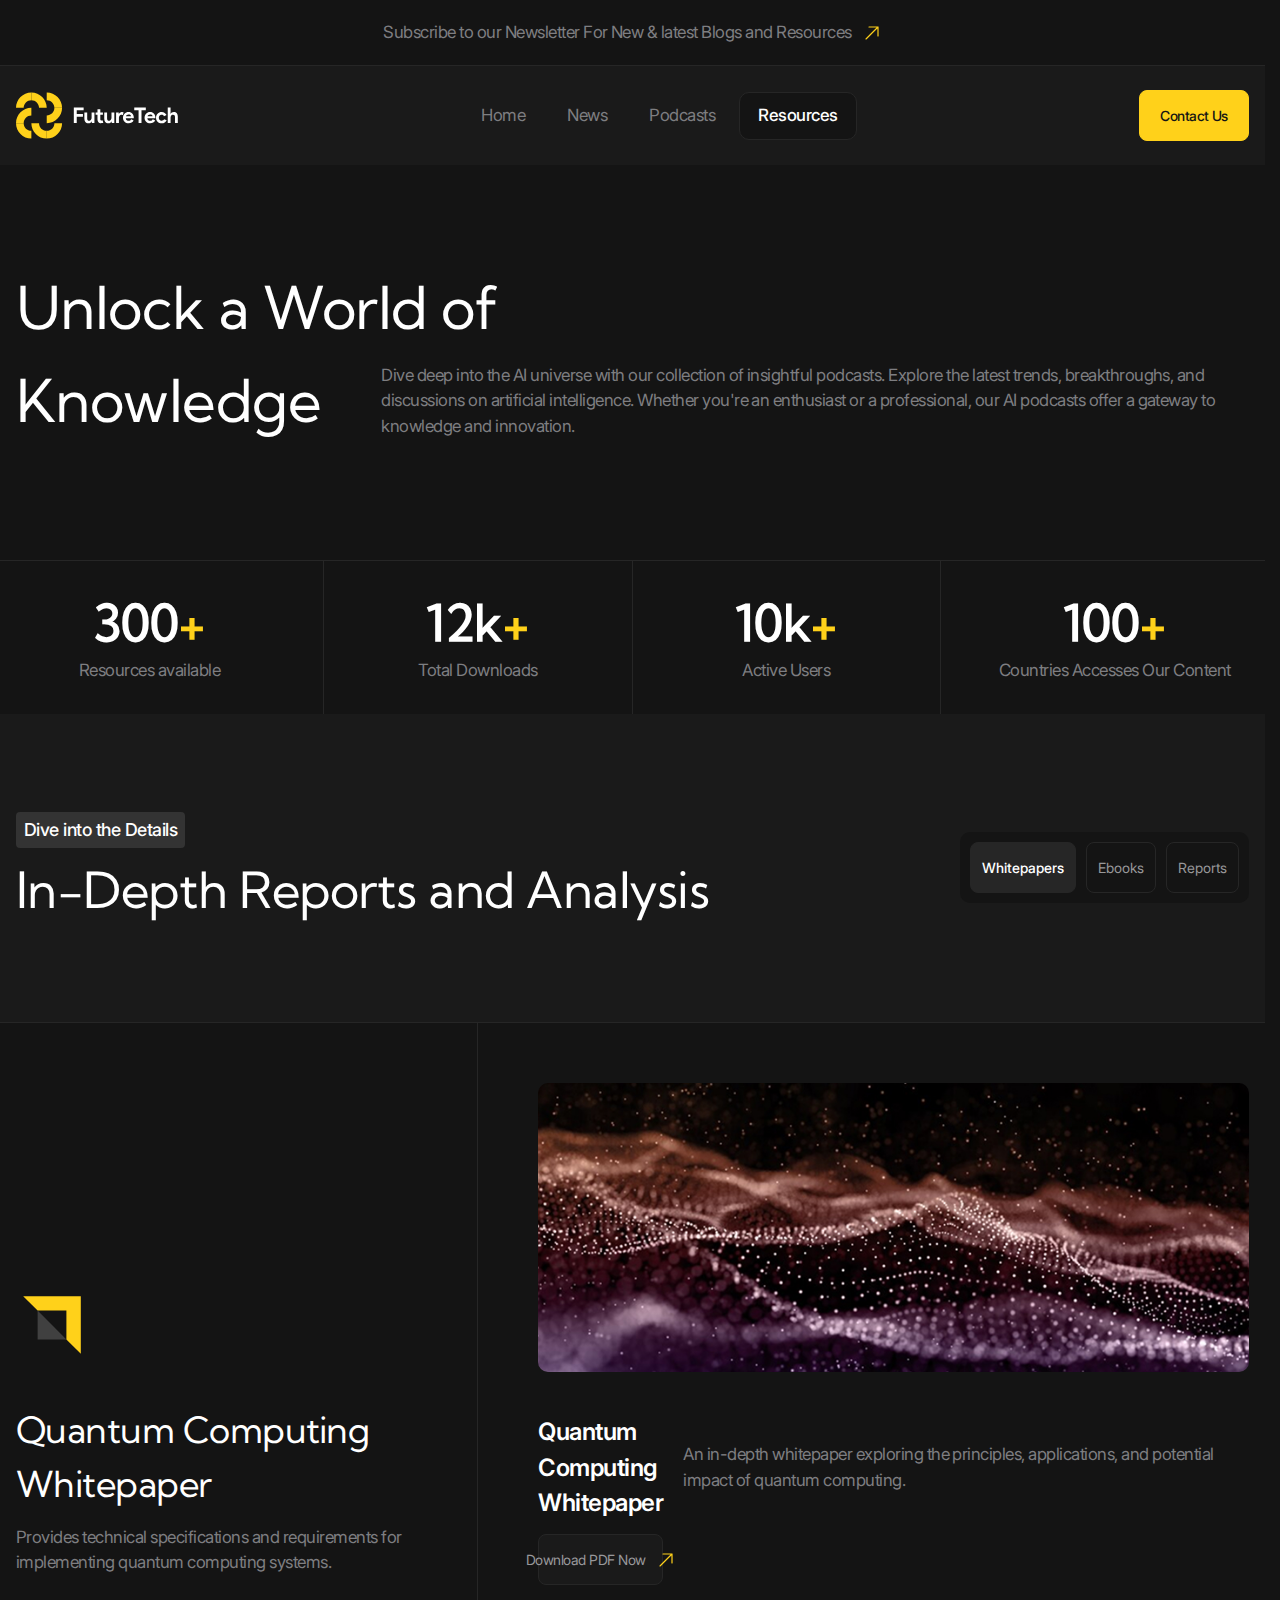
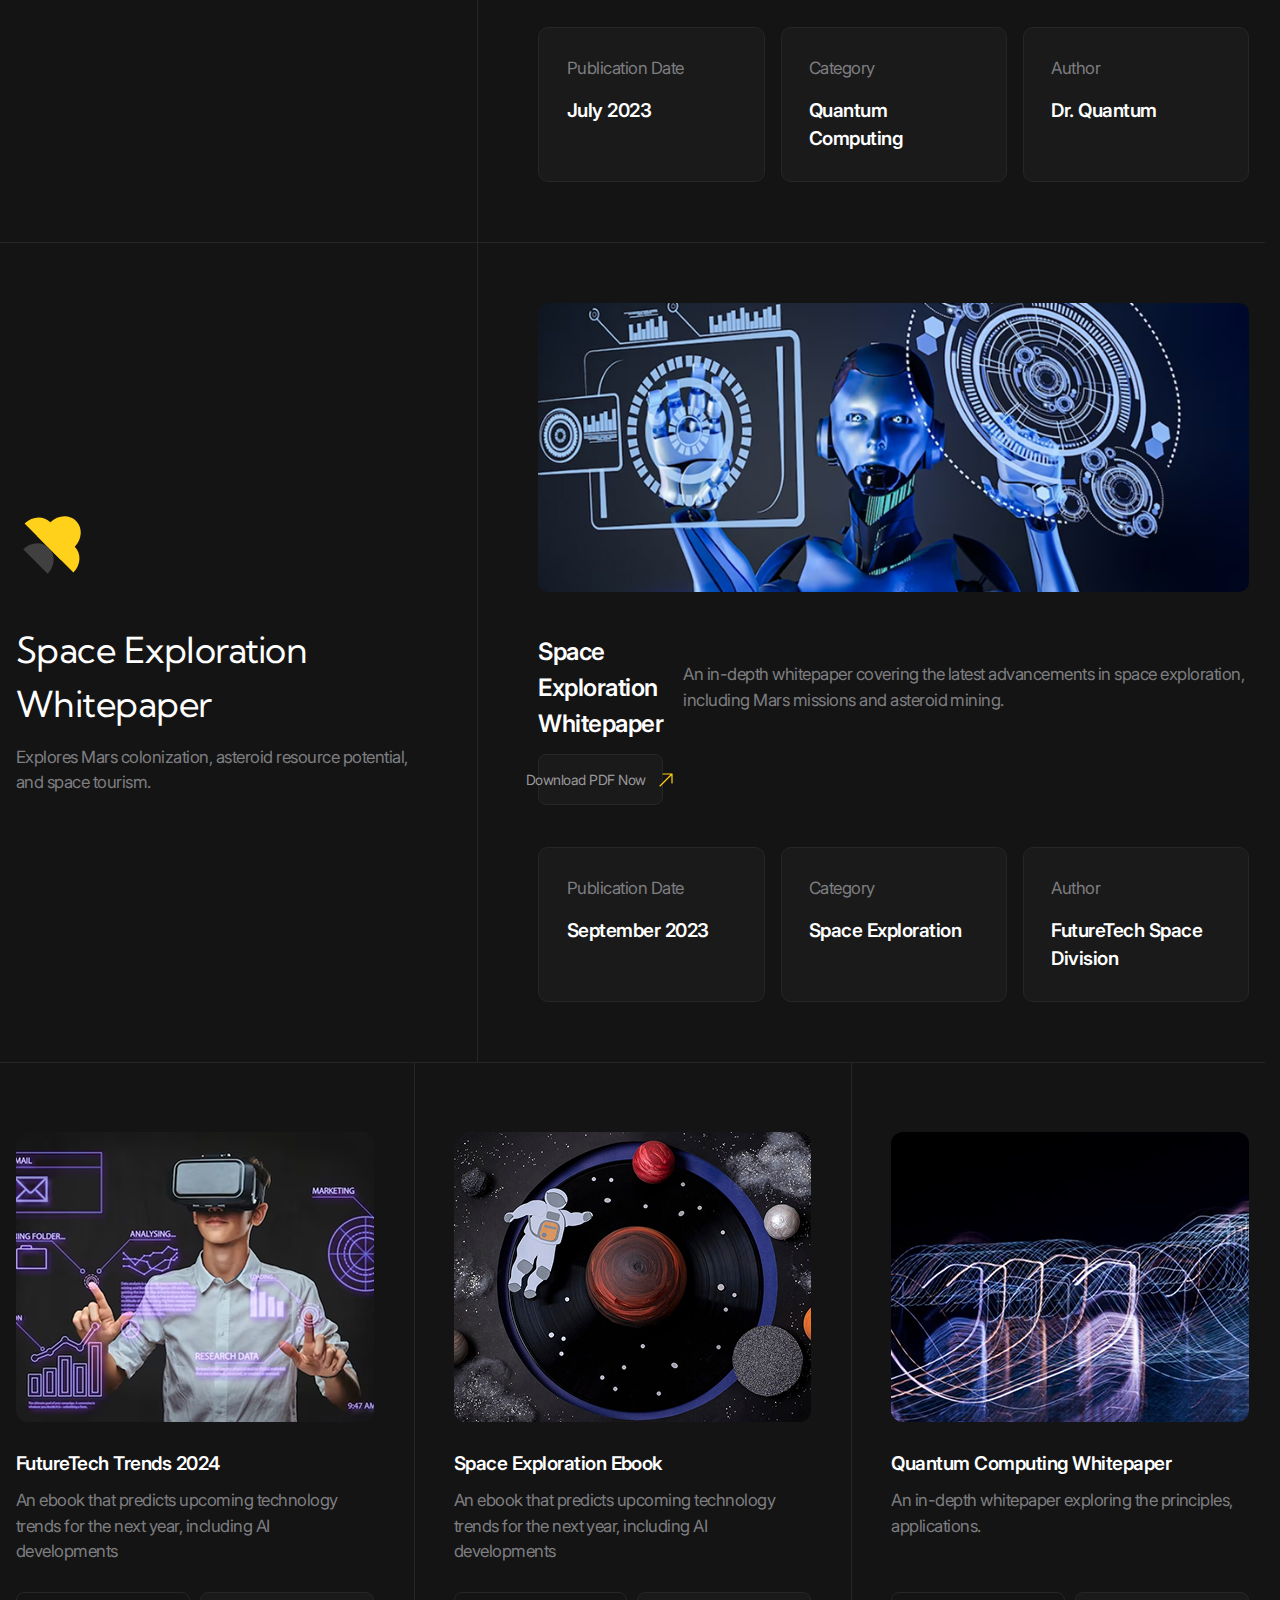
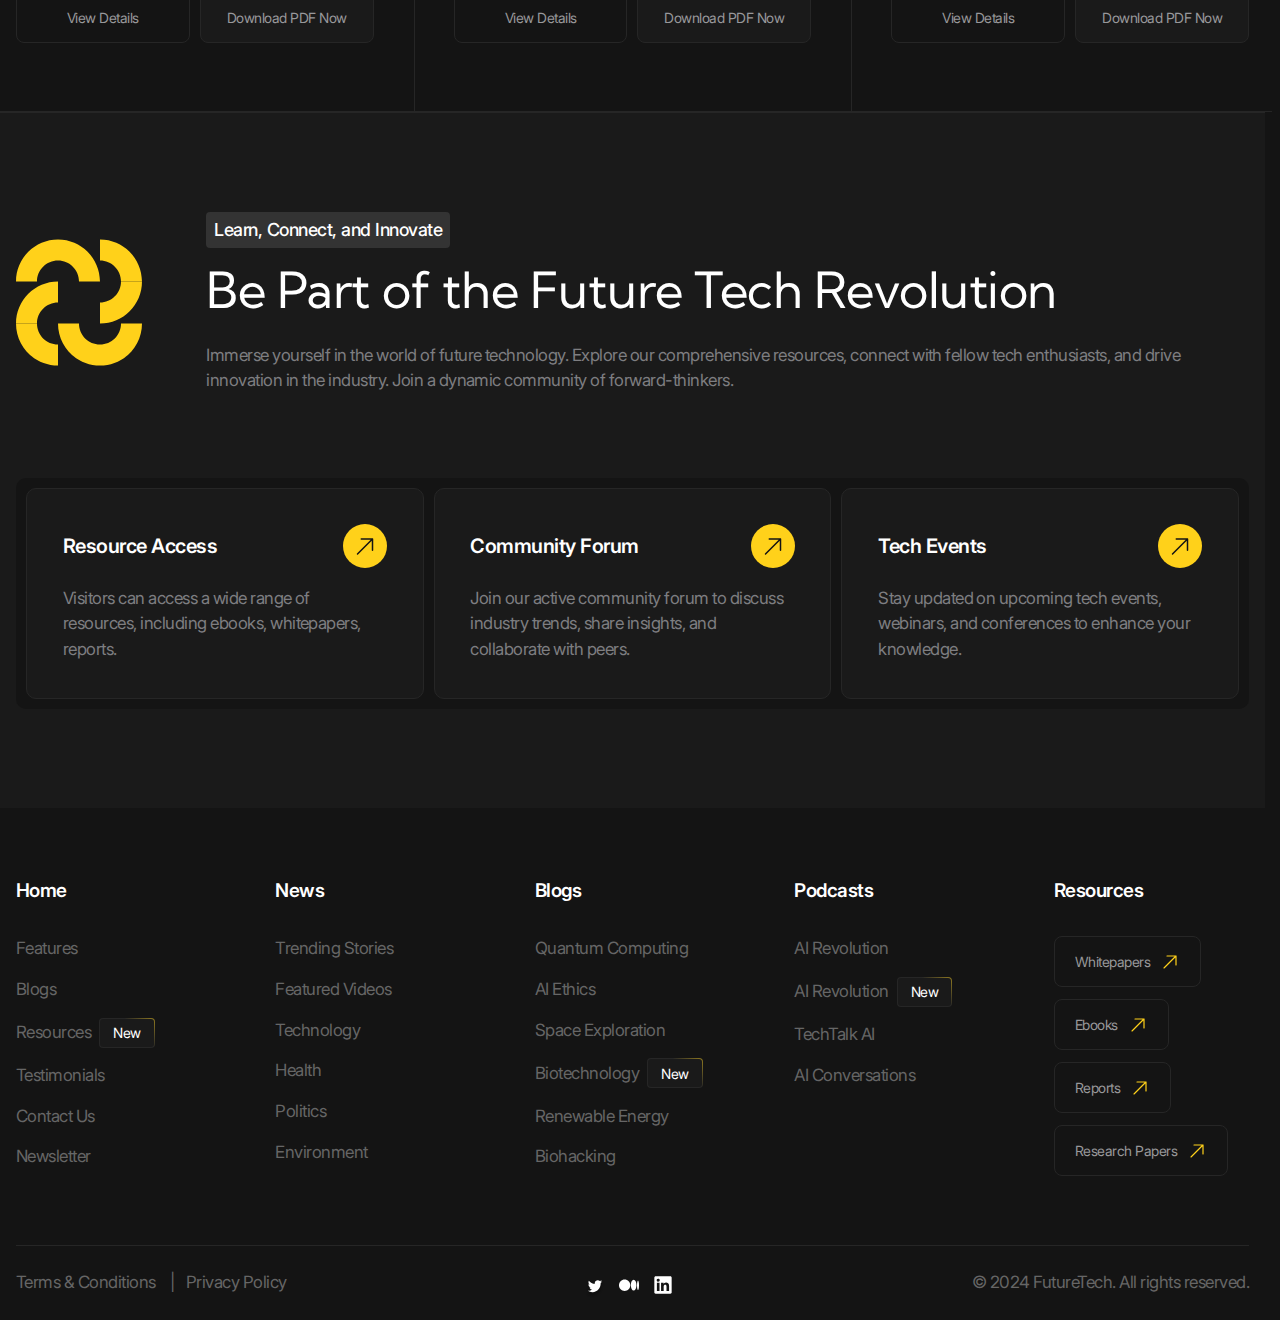
<file: resources.html>
<!DOCTYPE html>
<html lang="en">
  <head>
    <meta charset="UTF-8" />
    <meta
      name="viewport"
      content="width=device-width, user-scalable=no, initial-scale=1.0,
    maximum-scale=1.0, minimum-scale=1.0"
    />
    <title>Future Tech | Resources</title>
    <link rel="stylesheet" href="./styles/main.css" />
    <script type="module" src="./scripts/main.js"></script>
  </head>
  <body>
    <header class="header" data-js-header>
      <div class="header__promo">
        <div class="header__promo-inner container">
          <a class="header__promo-link" href="/"
            ><span class="icon icon--yellow-arrow"
              >Subscribe to our Newsletter For New & latest Blogs and
              Resources</span
            ></a
          >
        </div>
      </div>
      <div class="header__body">
        <div class="header__body-inner container">
          <a class="header__logo logo" href="/" aria-label="Home" title="Home">
            <img
              class="logo__image"
              src="./images/logo.svg"
              alt=""
              width="179"
              height="50"
            />
          </a>

          <div class="header__overlay" data-js-header-overlay>
            <nav class="header__menu">
              <ul class="header__menu-list">
                <li class="header__menu-item">
                  <a class="header__menu-link" href="./index.html">Home</a>
                </li>
                <li class="header__menu-item">
                  <a class="header__menu-link" href="./news.html">News</a>
                </li>
                <li class="header__menu-item">
                  <a class="header__menu-link" href="./podcasts.html"
                    >Podcasts</a
                  >
                </li>
                <li class="header__menu-item">
                  <a class="header__menu-link is-active" href="./resources.html"
                    >Resources</a
                  >
                </li>
              </ul>
            </nav>
            <a
              class="header__contact-us-link button button--accent"
              href="./contacts.html"
              >Contact Us</a
            >
          </div>

          <button
            class="header__burger-button burger-button visible-mobile"
            type="button"
            aria-label="Open menu"
            title="Open menu"
            data-js-header-burger-button
          >
            <span class="burger-button__line"></span>
            <span class="burger-button__line"></span>
            <span class="burger-button__line"></span>
          </button>
        </div>
      </div>
    </header>

    <main>
      <section class="hero-alt" aria-labelledby="resources-title">
        <header class="hero-alt__header">
          <div class="hero-alt__header-inner container">
            <h1 class="hero-alt__title" id="resources-title">
              Unlock a World of
              <span class="hero-alt__title-hidden-part">Knowledge</span>
            </h1>
            <p class="hero-alt__subtitle h1 hidden-mobile" aria-hidden="true">
              Knowledge
            </p>
            <p class="hero-alt__description">
              Dive deep into the AI universe with our collection of insightful
              podcasts. Explore the latest trends, breakthroughs, and
              discussions on artificial intelligence. Whether you're an
              enthusiast or a professional, our AI podcasts offer a gateway to
              knowledge and innovation.
            </p>
          </div>
        </header>
        <div class="hero-alt__body">
          <div class="metrics metrics--4-cols container">
            <dl class="metrics__list">
              <div class="metrics__item">
                <dt class="metrics__key">Resources available</dt>
                <dd class="metrics__value h2">
                  300<span class="metrics__sign">+</span>
                </dd>
              </div>
              <div class="metrics__item">
                <dt class="metrics__key">Total Downloads</dt>
                <dd class="metrics__value h2">
                  12k<span class="metrics__sign">+</span>
                </dd>
              </div>
              <div class="metrics__item">
                <dt class="metrics__key">Active Users</dt>
                <dd class="metrics__value h2">
                  10k<span class="metrics__sign">+</span>
                </dd>
              </div>
              <div class="metrics__item">
                <dt class="metrics__key">Countries Accesses Our Content</dt>
                <dd class="metrics__value h2">
                  100<span class="metrics__sign">+</span>
                </dd>
              </div>
            </dl>
          </div>
        </div>
      </section>

      <section
        class="section tabs"
        aria-labelledby="reports-title"
        data-js-tabs
      >
        <header class="section__header">
          <div class="section__header-inner container">
            <div class="section__header-info">
              <p class="section__subtitle tag">Dive into the Details</p>
              <h2 class="section__title" id="reports-title">
                In-Depth Reports and Analysis
              </h2>
            </div>
            <div class="section__actions">
              <div
                class="tabs__buttons tabs__buttons--compact"
                role="tablist"
                aria-labelledby="reports-title"
              >
                <button
                  class="tabs__button is-active"
                  id="tab-1"
                  type="button"
                  role="tab"
                  aria-controls="tabpanel-1"
                  data-js-tabs-button
                  aria-selected="true"
                >
                  Whitepapers
                </button>
                <button
                  class="tabs__button"
                  id="tab-2"
                  type="button"
                  role="tab"
                  aria-controls="tabpanel-2"
                  data-js-tabs-button
                  aria-selected="false"
                  tabindex="-1"
                >
                  Ebooks
                </button>
                <button
                  class="tabs__button"
                  id="tab-3"
                  type="button"
                  role="tab"
                  aria-controls="tabpanel-3"
                  data-js-tabs-button
                  aria-selected="false"
                  tabindex="-1"
                >
                  Reports
                </button>
              </div>
            </div>
          </div>
        </header>
        <div class="section__body">
          <div class="tabs__body">
            <div
              class="tabs__content is-active"
              id="tabpanel-1"
              aria-labelledby="tab-1"
              tabindex="0"
              data-js-tabs-content
            >
              <ul class="list">
                <li class="list__item">
                  <div class="card container">
                    <div class="card__preview">
                      <div class="card__preview-main">
                        <img
                          class="card__preview-icon"
                          src="./images/reports/icon-1.svg"
                          alt=""
                          width="80"
                          height="80"
                          loading="lazy"
                        />
                        <div class="card__preview-info">
                          <h3 class="card__preview-title">
                            Quantum Computing Whitepaper
                          </h3>
                          <div class="card__preview-description">
                            <p>
                              Provides technical specifications and requirements
                              for implementing quantum computing systems.
                            </p>
                          </div>
                        </div>
                      </div>
                    </div>
                    <div class="card__body">
                      <div class="card__grid card__grid--3-cols-alt">
                        <div class="card__cell card__cell--wide">
                          <img
                            class="card__cell-image"
                            src="./images/reports/details-1.jpg"
                            alt=""
                            width="917"
                            height="332"
                            loading="lazy"
                          />
                        </div>
                        <div class="card__cell card__cell--wide">
                          <h4 class="card__cell-title">
                            Quantum Computing Whitepaper
                          </h4>
                          <p class="card__cell-description">
                            An in-depth whitepaper exploring the principles,
                            applications, and potential impact of quantum
                            computing.
                          </p>
                          <a
                            class="card__cell-link button button--dark-gray"
                            href="/"
                            download
                            ><span class="icon icon--yellow-arrow"
                              >Download PDF Now</span
                            ></a
                          >
                        </div>
                        <div class="card__cell tile tile--small">
                          <p class="card__cell-title">Publication Date</p>
                          <p class="card__cell-description h6">
                            <time datetime="2023-07">July 2023</time>
                          </p>
                        </div>
                        <div class="card__cell tile tile--small">
                          <p class="card__cell-title">Category</p>
                          <p class="card__cell-description h6">
                            Quantum Computing
                          </p>
                        </div>
                        <div class="card__cell tile card__cell--wide-on-mobile-s tile--small">
                          <p class="card__cell-title">Author</p>
                          <p class="card__cell-description h6">Dr. Quantum</p>
                        </div>
                      </div>
                    </div>
                  </div>
                </li>
                <li class="list__item">
                  <div class="card container">
                    <div class="card__preview">
                      <div class="card__preview-main">
                        <img
                          class="card__preview-icon"
                          src="./images/reports/icon-2.svg"
                          alt=""
                          width="80"
                          height="80"
                          loading="lazy"
                        />
                        <div class="card__preview-info">
                          <h3 class="card__preview-title">
                            Space Exploration Whitepaper
                          </h3>
                          <div class="card__preview-description">
                            <p>
                              Explores Mars colonization, asteroid resource
                              potential, and space tourism.
                            </p>
                          </div>
                        </div>
                      </div>
                    </div>
                    <div class="card__body">
                      <div class="card__grid card__grid--3-cols-alt">
                        <div class="card__cell card__cell--wide">
                          <img
                            class="card__cell-image"
                            src="./images/reports/details-2.jpg"
                            alt=""
                            width="917"
                            height="332"
                            loading="lazy"
                          />
                        </div>
                        <div class="card__cell card__cell--wide">
                          <h4 class="card__cell-title">
                            Space Exploration Whitepaper
                          </h4>
                          <p class="card__cell-description">
                            An in-depth whitepaper covering the latest
                            advancements in space exploration, including Mars
                            missions and asteroid mining.
                          </p>
                          <a
                            class="card__cell-link button button--dark-gray"
                            href="/"
                            download
                            ><span class="icon icon--yellow-arrow"
                              >Download PDF Now</span
                            ></a
                          >
                        </div>
                        <div class="card__cell tile tile--small">
                          <p class="card__cell-title">Publication Date</p>
                          <p class="card__cell-description h6">
                            <time datetime="2023-09">September 2023</time>
                          </p>
                        </div>
                        <div class="card__cell tile tile--small">
                          <p class="card__cell-title">Category</p>
                          <p class="card__cell-description h6">
                            Space Exploration
                          </p>
                        </div>
                        <div class="card__cell tile card__cell--wide-on-mobile-s tile--small">
                          <p class="card__cell-title">Author</p>
                          <p class="card__cell-description h6">
                            FutureTech Space Division
                          </p>
                        </div>
                      </div>
                    </div>
                  </div>
                </li>
              </ul>
              <ul class="bordered-grid bordered-grid--3-cols container">
                <li class="bordered-grid__item">
                  <div class="report-card">
                    <img
                      class="report-card__image"
                      src="./images/reports/card-1.jpg"
                      alt=""
                      width="470"
                      height="290"
                      loading="lazy"
                    />
                    <div class="report-card__body">
                      <h3 class="report-card__title h6">
                        FutureTech Trends 2024
                      </h3>
                      <div class="report-card__description">
                        <p>
                          An ebook that predicts upcoming technology trends for
                          the next year, including AI developments
                        </p>
                      </div>
                    </div>
                    <div class="report-card__actions">
                      <a class="report-card__details-link button" href="/"
                        >View Details</a
                      >
                      <a
                        class="report-card__download-link button button--dark-gray"
                        href="/"
                        download
                        >Download PDF Now</a
                      >
                    </div>
                  </div>
                </li>
                <li class="bordered-grid__item">
                  <div class="report-card">
                    <img
                      class="report-card__image"
                      src="./images/reports/card-2.jpg"
                      alt=""
                      width="470"
                      height="290"
                      loading="lazy"
                    />
                    <div class="report-card__body">
                      <h3 class="report-card__title h6">
                        Space Exploration Ebook
                      </h3>
                      <div class="report-card__description">
                        <p>
                          An ebook that predicts upcoming technology trends for
                          the next year, including AI developments
                        </p>
                      </div>
                    </div>
                    <div class="report-card__actions">
                      <a class="report-card__details-link button" href="/"
                        >View Details</a
                      >
                      <a
                        class="report-card__download-link button button--dark-gray"
                        href="/"
                        download
                        >Download PDF Now</a
                      >
                    </div>
                  </div>
                </li>
                <li class="bordered-grid__item">
                  <div class="report-card">
                    <img
                      class="report-card__image"
                      src="./images/reports/card-3.jpg"
                      alt=""
                      width="470"
                      height="290"
                      loading="lazy"
                    />
                    <div class="report-card__body">
                      <h3 class="report-card__title h6">
                        Quantum Computing Whitepaper
                      </h3>
                      <div class="report-card__description">
                        <p>
                          An in-depth whitepaper exploring the principles,
                          applications.
                        </p>
                      </div>
                    </div>
                    <div class="report-card__actions">
                      <a class="report-card__details-link button" href="/"
                        >View Details</a
                      >
                      <a
                        class="report-card__download-link button button--dark-gray"
                        href="/"
                        download
                        >Download PDF Now</a
                      >
                    </div>
                  </div>
                </li>
              </ul>
            </div>
            <div
              class="tabs__content"
              id="tabpanel-2"
              aria-labelledby="tab-2"
              tabindex="0"
              data-js-tabs-content
            >
              Lorem ipsum dolor sit amet consectetur adipisicing elit. Ipsam
              veniam blanditiis distinctio rem accusamus dolore molestias
              quisquam optio voluptate laboriosam corporis officiis sunt
              pariatur nobis libero unde, corrupti voluptas eaque consequatur
              officia quibusdam magnam. Nisi placeat corrupti incidunt ex,
              dignissimos at a dolor minima illo itaque vitae ducimus tenetur
              unde.
            </div>
            <div
              class="tabs__content"
              id="tabpanel-3"
              aria-labelledby="tab-3"
              tabindex="0"
              data-js-tabs-content
            >
              Lorem ipsum dolor sit amet consectetur adipisicing elit. Dolorem,
              voluptatibus!
            </div>
          </div>
        </div>
      </section>

      <section class="about" aria-labelledby="about-title">
        <div class="about__inner container">
          <header class="about__header">
            <img
              class="about__icon"
              src="./images/about/icon.svg"
              alt=""
              width="150"
              height="150"
              loading="lazy"
            />
            <div class="about__info">
              <p class="about__subtitle tag">Learn, Connect, and Innovate</p>
              <h2 class="about__title" id="about-title">
                Be Part of the Future Tech Revolution
              </h2>
            </div>
            <div class="about__description">
              <p>
                Immerse yourself in the world of future technology. Explore our
                comprehensive resources, connect with fellow tech enthusiasts,
                and drive innovation in the industry. Join a dynamic community
                of forward-thinkers.
              </p>
            </div>
          </header>
          <ul class="about__list">
            <li class="about__item">
              <a class="about-card tile" href="/">
                <h3 class="about-card__title circle-icon">Resource Access</h3>
                <div class="about-card__description">
                  <p>
                    Visitors can access a wide range of resources, including
                    ebooks, whitepapers, reports.
                  </p>
                </div>
              </a>
            </li>
            <li class="about__item">
              <a class="about-card tile" href="/">
                <h3 class="about-card__title circle-icon">Community Forum</h3>
                <div class="about-card__description">
                  <p>
                    Join our active community forum to discuss industry trends,
                    share insights, and collaborate with peers.
                  </p>
                </div>
              </a>
            </li>
            <li class="about__item">
              <a class="about-card tile" href="/">
                <h3 class="about-card__title circle-icon">Tech Events</h3>
                <div class="about-card__description">
                  <p>
                    Stay updated on upcoming tech events, webinars, and
                    conferences to enhance your knowledge.
                  </p>
                </div>
              </a>
            </li>
          </ul>
        </div>
      </section>
    </main>

    <footer class="footer">
      <div class="footer__inner container">
        <div class="footer__body">
          <nav class="footer__menu">
            <div class="footer__menu-column">
              <a class="footer__menu-main-link h6" href="/">Home</a>
              <ul class="footer__menu-list">
                <li class="footer__menu-item">
                  <a class="footer__menu-link" href="/">Features</a>
                </li>
                <li class="footer__menu-item">
                  <a class="footer__menu-link" href="/">Blogs</a>
                </li>
                <li class="footer__menu-item">
                  <a class="footer__menu-link" href="/">Resources</a>
                  <span class="badge">New</span>
                </li>
                <li class="footer__menu-item">
                  <a class="footer__menu-link" href="/">Testimonials</a>
                </li>
                <li class="footer__menu-item">
                  <a class="footer__menu-link" href="/">Contact Us</a>
                </li>
                <li class="footer__menu-item">
                  <a class="footer__menu-link" href="/">Newsletter</a>
                </li>
              </ul>
            </div>
            <div class="footer__menu-column">
              <a class="footer__menu-main-link h6" href="/">News</a>
              <ul class="footer__menu-list">
                <li class="footer__menu-item">
                  <a class="footer__menu-link" href="/">Trending Stories</a>
                </li>
                <li class="footer__menu-item">
                  <a class="footer__menu-link" href="/">Featured Videos</a>
                </li>
                <li class="footer__menu-item">
                  <a class="footer__menu-link" href="/">Technology</a>
                </li>
                <li class="footer__menu-item">
                  <a class="footer__menu-link" href="/">Health</a>
                </li>
                <li class="footer__menu-item">
                  <a class="footer__menu-link" href="/">Politics</a>
                </li>
                <li class="footer__menu-item">
                  <a class="footer__menu-link" href="/">Environment</a>
                </li>
              </ul>
            </div>
            <div class="footer__menu-column">
              <a class="footer__menu-main-link h6" href="/">Blogs</a>
              <ul class="footer__menu-list">
                <li class="footer__menu-item">
                  <a class="footer__menu-link" href="/">Quantum Computing</a>
                </li>
                <li class="footer__menu-item">
                  <a class="footer__menu-link" href="/">AI Ethics</a>
                </li>
                <li class="footer__menu-item">
                  <a class="footer__menu-link" href="/">Space Exploration</a>
                </li>
                <li class="footer__menu-item">
                  <a class="footer__menu-link" href="/">Biotechnology</a>
                  <span class="badge">New</span>
                </li>
                <li class="footer__menu-item">
                  <a class="footer__menu-link" href="/">Renewable Energy</a>
                </li>
                <li class="footer__menu-item">
                  <a class="footer__menu-link" href="/">Biohacking</a>
                </li>
              </ul>
            </div>
            <div class="footer__menu-column">
              <a class="footer__menu-main-link h6" href="/">Podcasts</a>
              <ul class="footer__menu-list">
                <li class="footer__menu-item">
                  <a class="footer__menu-link" href="/">AI Revolution</a>
                </li>
                <li class="footer__menu-item">
                  <a class="footer__menu-link" href="/">AI Revolution</a>
                  <span class="badge">New</span>
                </li>
                <li class="footer__menu-item">
                  <a class="footer__menu-link" href="/">TechTalk AI</a>
                </li>
                <li class="footer__menu-item">
                  <a class="footer__menu-link" href="/">AI Conversations</a>
                </li>
              </ul>
            </div>
            <div class="footer__menu-column">
              <a class="footer__menu-main-link h6" href="/">Resources</a>
              <ul class="footer__menu-list">
                <li class="footer__menu-item">
                  <a class="footer__menu-link button" href="/">
                    <span class="icon icon--yellow-arrow">Whitepapers</span>
                  </a>
                </li>
                <li class="footer__menu-item">
                  <a class="footer__menu-link button" href="/"
                    ><span class="icon icon--yellow-arrow">Ebooks</span></a
                  >
                </li>
                <li class="footer__menu-item">
                  <a class="footer__menu-link button" href="/"
                    ><span class="icon icon--yellow-arrow">Reports</span></a
                  >
                </li>
                <li class="footer__menu-item">
                  <a class="footer__menu-link button" href="/"
                    ><span class="icon icon--yellow-arrow"
                      >Research Papers</span
                    ></a
                  >
                </li>
              </ul>
            </div>
          </nav>
        </div>
        <div class="footer__extra">
          <div class="footer__extra-menu">
            <ul class="footer__extra-menu-list">
              <li class="footer__extra-menu-item">
                <a class="footer__extra-menu-link" href="/">
                  Terms & Conditions
                </a>
              </li>
              <li class="footer__extra-menu-item">
                <a class="footer__extra-menu-link" href="/"> Privacy Policy </a>
              </li>
            </ul>
          </div>
          <div class="footer__soc1als soc1als">
            <ul class="soc1als__list">
              <li class="soc1als__item">
                <a
                  class="soc1als__link"
                  href="/"
                  target="_blank"
                  aria-label="Twitter"
                  title="Twitter"
                  ><svg
                    width="32"
                    height="30"
                    viewBox="0 0 32 30"
                    fill="none"
                    xmlns="http://www.w3.org/2000/svg"
                  >
                    <g filter="url(#filter0_d_89_321)">
                      <path
                        d="M25.0571 7.18114C25.0664 7.39235 25.0664 7.59395 25.0664 7.80515C25.0756 14.2084 20.3712 21.6004 11.7679 21.6004C9.23048 21.6004 6.73933 20.842 4.6001 19.4212C4.97053 19.4692 5.34096 19.4884 5.71139 19.4884C7.81358 19.4884 9.86021 18.7588 11.5179 17.4052C9.51756 17.3668 7.75802 16.0132 7.14681 14.0356C7.85063 14.1796 8.57296 14.1508 9.25826 13.9492C7.08198 13.5076 5.51691 11.5204 5.50765 9.20675C5.50765 9.18755 5.50765 9.16835 5.50765 9.14915C6.15591 9.52355 6.88751 9.73475 7.62837 9.75395C5.58174 8.33315 4.94275 5.50114 6.18369 3.28353C8.5637 6.31714 12.0643 8.15075 15.8241 8.35235C15.4445 6.67234 15.9631 4.90594 17.1762 3.71553C19.0561 1.88193 22.0196 1.97793 23.7977 3.92673C24.8441 3.71553 25.8535 3.31233 26.7704 2.74593C26.4185 3.86913 25.6869 4.81954 24.7145 5.42434C25.6406 5.30914 26.5481 5.04994 27.4001 4.66594C26.7704 5.64514 25.9739 6.48994 25.0571 7.18114Z"
                        fill="white"
                      />
                    </g>
                    <defs>
                      <filter
                        id="filter0_d_89_321"
                        x="0"
                        y="0"
                        width="32"
                        height="32"
                        filterUnits="userSpaceOnUse"
                        color-interpolation-filters="sRGB"
                      >
                        <feFlood
                          flood-opacity="0"
                          result="BackgroundImageFix"
                        />
                        <feColorMatrix
                          in="SourceAlpha"
                          type="matrix"
                          values="0 0 0 0 0 0 0 0 0 0 0 0 0 0 0 0 0 0 127 0"
                          result="hardAlpha"
                        />
                        <feOffset dy="4" />
                        <feGaussianBlur stdDeviation="2" />
                        <feComposite in2="hardAlpha" operator="out" />
                        <feColorMatrix
                          type="matrix"
                          values="0 0 0 0 0 0 0 0 0 0 0 0 0 0 0 0 0 0 0.25 0"
                        />
                        <feBlend
                          mode="normal"
                          in2="BackgroundImageFix"
                          result="effect1_dropShadow_89_321"
                        />
                        <feBlend
                          mode="normal"
                          in="SourceGraphic"
                          in2="effect1_dropShadow_89_321"
                          result="shape"
                        />
                      </filter>
                    </defs>
                  </svg>
                </a>
              </li>
              <li class="soc1als__item">
                <a
                  class="soc1als__link"
                  href="/"
                  target="_blank"
                  aria-label="Medium"
                  title="Medium"
                  ><svg
                    width="24"
                    height="24"
                    viewBox="0 0 24 24"
                    fill="none"
                    xmlns="http://www.w3.org/2000/svg"
                  >
                    <path
                      d="M13.5374 12.2281C13.5374 15.9988 10.5069 19.0556 6.76883 19.0556C3.03073 19.0556 0 15.9981 0 12.2281C0 8.45806 3.0305 5.40039 6.76883 5.40039C10.5072 5.40039 13.5374 8.45737 13.5374 12.2281Z"
                      fill="white"
                    />
                    <path
                      d="M20.9627 12.2285C20.9627 15.7778 19.4474 18.6563 17.5783 18.6563C15.7091 18.6563 14.1938 15.7778 14.1938 12.2285C14.1938 8.67922 15.7089 5.80078 17.578 5.80078C19.4472 5.80078 20.9625 8.67829 20.9625 12.2285"
                      fill="white"
                    />
                    <path
                      d="M24 12.228C24 15.4073 23.4672 17.9862 22.8097 17.9862C22.1522 17.9862 21.6196 15.408 21.6196 12.228C21.6196 9.04797 22.1525 6.46973 22.8097 6.46973C23.467 6.46973 24 9.04774 24 12.228Z"
                      fill="white"
                    />
                  </svg>
                </a>
              </li>
              <li class="soc1als__item">
                <a
                  class="soc1als__link"
                  href="/"
                  target="_blank"
                  aria-label="LinkedIn"
                  title="LinkedIn"
                  ><svg
                    width="24"
                    height="24"
                    viewBox="0 0 24 24"
                    fill="none"
                    xmlns="http://www.w3.org/2000/svg"
                  >
                    <path
                      d="M20.8647 1.59961H3.13554C2.72832 1.59961 2.33777 1.76138 2.04982 2.04933C1.76187 2.33728 1.6001 2.72783 1.6001 3.13505V20.8642C1.6001 21.2714 1.76187 21.6619 2.04982 21.9499C2.33777 22.2378 2.72832 22.3996 3.13554 22.3996H20.8647C21.2719 22.3996 21.6624 22.2378 21.9504 21.9499C22.2383 21.6619 22.4001 21.2714 22.4001 20.8642V3.13505C22.4001 2.72783 22.2383 2.33728 21.9504 2.04933C21.6624 1.76138 21.2719 1.59961 20.8647 1.59961ZM7.79965 19.3186H4.67243V9.38516H7.79965V19.3186ZM6.23388 8.00861C5.87915 8.00661 5.53296 7.89958 5.239 7.70102C4.94504 7.50246 4.71649 7.22127 4.58219 6.89294C4.44789 6.56461 4.41386 6.20386 4.48439 5.8562C4.55492 5.50855 4.72686 5.18958 4.9785 4.93955C5.23014 4.68952 5.5502 4.51964 5.8983 4.45134C6.2464 4.38304 6.60693 4.41939 6.93439 4.5558C7.26185 4.6922 7.54156 4.92255 7.73823 5.21778C7.9349 5.51301 8.03971 5.85988 8.03943 6.21461C8.04278 6.45211 7.99827 6.68784 7.90857 6.90777C7.81887 7.1277 7.68582 7.32732 7.51733 7.49473C7.34884 7.66215 7.14837 7.79392 6.92787 7.88221C6.70736 7.97049 6.47134 8.01348 6.23388 8.00861ZM19.3263 19.3273H16.2005V13.9005C16.2005 12.3001 15.5202 11.8061 14.642 11.8061C13.7147 11.8061 12.8047 12.5052 12.8047 13.9409V19.3273H9.67743V9.39239H12.6848V10.7689H12.7252C13.0271 10.1579 14.0844 9.11361 15.6979 9.11361C17.4428 9.11361 19.3278 10.1493 19.3278 13.1826L19.3263 19.3273Z"
                      fill="white"
                    />
                  </svg>
                </a>
              </li>
            </ul>
          </div>
          <p class="footer__copyright">
            © <time datetime="2024">2024</time> FutureTech. All rights reserved.
          </p>
        </div>
      </div>
    </footer>
  </body>
</html>
</file>
<file: styles/main.css>
@charset "UTF-8";
/**
  Нормализация блочной модели
 */
*,
::before,
::after {
  box-sizing: border-box;
}

/**
   Убираем внутренние отступы слева тегам списков,
   у которых есть атрибут class
  */
:where(ul, ol):where([class]) {
  padding-left: 0;
}

/**
   Убираем внешние отступы body и двум другим тегам,
   у которых есть атрибут class
  */
body,
:where(blockquote, figure):where([class]) {
  margin: 0;
}

/**
   Убираем внешние отступы вертикали нужным тегам,
   у которых есть атрибут class
  */
:where(h1, h2, h3, h4, h5, h6, p, ul, ol, dl):where([class]) {
  margin-block: 0;
}

:where(dd[class]) {
  margin-left: 0;
}

:where(fieldset[class]) {
  margin-left: 0;
  padding: 0;
  border: none;
}

/**
   Убираем стандартный маркер маркированному списку,
   у которого есть атрибут class
  */
:where(ul[class]) {
  list-style: none;
}

:where(address[class]) {
  font-style: normal;
}

/**
   Обнуляем вертикальные внешние отступы параграфа,
   объявляем локальную переменную для внешнего отступа вниз,
   чтобы избежать взаимодействие с более сложным селектором
  */
p {
  --paragraphMarginBottom: 24px;
  margin-block: 0;
}

/**
   Внешний отступ вниз для параграфа без атрибута class,
   который расположен не последним среди своих соседних элементов
  */
p:where(:not([class]):not(:last-child)) {
  margin-bottom: var(--paragraphMarginBottom);
}

/**
   Упрощаем работу с изображениями и видео
  */
img,
video {
  display: block;
  max-width: 100%;
  height: auto;
}

/**
   Наследуем свойства шрифт для полей ввода
  */
input,
textarea,
select,
button {
  font: inherit;
}

html {
  /**
     Пригодится в большинстве ситуаций
     (когда, например, нужно будет "прижать" футер к низу сайта)
    */
  height: 100%;
  /**
     Убираем скачок интерфейса по горизонтали
     при появлении / исчезновении скроллбара
    */
  scrollbar-gutter: stable;
}

/**
   Плавный скролл
  */
html,
:has(:target) {
  scroll-behavior: smooth;
}

body {
  /**
     Пригодится в большинстве ситуаций
     (когда, например, нужно будет "прижать" футер к низу сайта)
    */
  min-height: 100%;
  /**
     Унифицированный интерлиньяж
    */
  line-height: 1.5;
}

/**
   Нормализация высоты элемента ссылки при его инспектировании в DevTools
  */
a:where([class]) {
  display: inline-flex;
}

/**
   Курсор-рука при наведении на элемент
  */
button,
label {
  cursor: pointer;
}

/**
   Приводим к единому цвету svg-элементы
   (за исключением тех, у которых уже указан
   атрибут fill со значением 'none' или начинается с 'url')
  */
:where([fill]:not([fill=none], [fill^=url])) {
  fill: currentColor;
}

/**
   Приводим к единому цвету svg-элементы
   (за исключением тех, у которых уже указан
   атрибут stroke со значением 'none')
  */
:where([stroke]:not([stroke=none], [stroke^=url])) {
  stroke: currentColor;
}

/**
   Чиним баг задержки смены цвета при взаимодействии с svg-элементами
  */
svg * {
  transition-property: fill, stroke;
}

/**
   Приведение рамок таблиц в классический 'collapse' вид
  */
:where(table) {
  border-collapse: collapse;
  border-color: currentColor;
}

/**
   Удаляем все анимации и переходы для людей,
   которые предпочитают их не использовать
  */
@media (prefers-reduced-motion: reduce) {
  *,
  ::before,
  ::after {
    animation-duration: 0.01ms !important;
    animation-iteration-count: 1 !important;
    transition-duration: 0.01ms !important;
    scroll-behavior: auto !important;
  }
}
@font-face {
  font-family: "Kumbh Sans";
  src: url("../fonts/KumbhSans-Regular.woff2") format("woff2");
  font-weight: 400;
  font-style: normal;
  font-display: swap;
}
@font-face {
  font-family: "Kumbh Sans";
  src: url("../fonts/KumbhSans-Regular.woff2") format("woff2");
  font-weight: 500;
  font-style: normal;
  font-display: swap;
}
@font-face {
  font-family: "Inter";
  src: url("../fonts/Inter-Regular.woff2") format("woff2");
  font-weight: 400;
  font-style: normal;
  font-display: swap;
}
@font-face {
  font-family: "Inter";
  src: url("../fonts/Inter-Medium.woff2") format("woff2");
  font-weight: 500;
  font-style: normal;
  font-display: swap;
}
@font-face {
  font-family: "Inter";
  src: url("../fonts/Inter-SemiBold.woff2") format("woff2");
  font-weight: 600;
  font-style: normal;
  font-display: swap;
}
@font-face {
  font-family: "Inter";
  src: url("../fonts/Inter-Bold.woff2") format("woff2");
  font-weight: 700;
  font-style: normal;
  font-display: swap;
}
:root {
  --color-light: #ffffff;
  --color-dark: #141414;
  --color-dark-10: #1a1a1a;
  --color-dark-15: #262626;
  --color-dark-20: #333333;
  --color-dark-40: #666666;
  --color-gray-50: #7e7e81;
  --color-gray-60: #98989a;
  --color-accent: #ffd11a;
  --color-red: #ff5500;
  --gradient: linear-gradient(
    45deg,
    var(--color-dark-15) 64%,
    var(--color-accent) 136%
  );
  --border: 0.0625rem solid var(--color-dark-15);
  --shadow: 0 0 0 0.25rem #191919;
  --font-family-base: "Inter", sans-serif;
  --font-family-accent: "Kumbh Sans", sans-serif;
  --container-width: 100rem;
  --container-padding-x: 1rem;
  --transition-duration: 0.2s;
  --100vw: calc(100vw - var(--scrollbar-width));
}
@media (width <= 90.06125rem) {
  :root {
    --container-width: 80rem;
  }
}

.container {
  max-width: calc(var(--container-width) + var(--container-padding-x) * 2);
  margin-inline: auto;
  padding-inline: var(--container-padding-x);
}

.visually-hidden {
  position: absolute !important;
  width: 1px !important;
  height: 1px !important;
  margin: -1px !important;
  border: 0 !important;
  padding: 0 !important;
  white-space: nowrap !important;
  clip-path: inset(100%) !important;
  clip: rect(0 0 0 0) !important;
  overflow: hidden !important;
}

@media (width <= 47.99875rem) {
  .hidden-mobile {
    display: none !important;
  }
}

@media (width > 47.99875rem) {
  .visible-mobile {
    display: none !important;
  }
}

.full-vw-line {
  position: relative;
}
.full-vw-line::before, .full-vw-line::after {
  position: absolute;
  width: calc((var(--100vw) - var(--container-width)) / 2);
  height: 0.0625rem;
  background-color: var(--color-dark-15);
}
.full-vw-line--top::before {
  content: "";
  bottom: 100%;
}
.full-vw-line--bottom::after {
  content: "";
  top: 100%;
}
.full-vw-line--left::before, .full-vw-line--left::after {
  right: 100%;
}
.full-vw-line--right::before, .full-vw-line--right::after {
  left: 100%;
}

.circle-icon {
  --circleSize: 3.25rem;
  --circleMarginLeft: 1.25rem;
  position: relative;
  min-height: var(--circleSize);
  padding-right: calc(var(--circleSize) + var(--circleMarginLeft));
}
@media (width <= 90.06125rem) {
  .circle-icon {
    --circleSize: 2.75rem;
    --circleMarginLeft: 0.875rem;
  }
}
@media (width <= 47.99875rem) {
  .circle-icon {
    --circleSize: 2.5rem;
  }
}
.circle-icon::after {
  width: var(--circleSize);
  height: var(--circleSize);
  position: absolute;
  top: 50%;
  translate: 0 -50%;
  content: "";
  right: 0;
  background: url("../../icons/arrow-top-right_black.svg") center no-repeat var(--color-accent);
  border-radius: 50%;
}

html.is-lock {
  overflow: hidden;
}

body {
  font-size: clamp(0.875rem, 0.7944214876rem + 0.3305785124vw, 1.125rem);
  display: flex;
  flex-direction: column;
  font-family: var(--font-family-base);
  letter-spacing: -0.03em;
  color: var(--color-gray-50);
  background-color: var(--color-dark);
}

main {
  flex-grow: 1;
}

h1,
.h1,
h2,
.h2,
h3,
.h3,
h4,
.h4,
h5,
.h5,
h6,
.h6 {
  color: var(--color-light);
}

h1,
.h1,
h2,
.h2,
h3,
.h3 {
  font-family: var(--font-family-accent);
  font-weight: 500;
}

h4,
.h4,
h5,
.h5,
h6,
.h6 {
  color: var(--color-light);
  font-family: inherit;
  font-weight: 600;
}

h1,
.h1 {
  font-size: clamp(1.875rem, 1.069214876rem + 3.305785124vw, 4.375rem);
  line-height: 1.2;
}

h2,
.h2 {
  font-size: clamp(1.75rem, 1.145661157rem + 2.479338843vw, 3.625rem);
  line-height: 1.3;
}

h3,
.h3 {
  font-size: clamp(1.5rem, 1.1776859504rem + 1.3223140496vw, 2.5rem);
}

h4,
.h4 {
  font-size: clamp(1.125rem, 0.9638429752rem + 0.6611570248vw, 1.625rem);
}

h5,
.h5 {
  font-size: clamp(1.125rem, 1.0041322314rem + 0.4958677686vw, 1.5rem);
}

h6,
.h6 {
  font-size: clamp(1rem, 0.9194214876rem + 0.3305785124vw, 1.25rem);
}

a,
button,
label,
textarea,
select,
svg * {
  transition-duration: var(--transition-duration);
}

a {
  color: inherit;
}
@media (any-hover: hover) {
  a:hover {
    color: var(--color-accent);
  }
}
@media (any-hover: none) {
  a:active {
    color: var(--color-accent);
  }
}
a[class] {
  text-decoration: none;
}

:focus-visible {
  outline: 0.125rem dashed var(--color-light);
  outline-offset: 0.25rem;
  transition-duration: 0s !important;
}

a[aria-label],
button[aria-label] {
  position: relative;
}
a[aria-label]::before,
button[aria-label]::before {
  position: absolute;
  top: 50%;
  left: 50%;
  translate: -50% -50%;
  width: 2.75rem;
  height: 2.75rem;
  content: "";
}

.expandable-content {
  --initialMaxHeight: 31.25rem;
  position: relative;
  overflow-y: hidden;
}
.expandable-content.is-expanded::before,
.expandable-content.is-expanded .expandable-content__button {
  opacity: 0;
  visibility: hidden;
}
.expandable-content:not(.is-expanded) {
  max-height: var(--initialMaxHeight);
}
.expandable-content::before {
  content: "";
  position: absolute;
  bottom: 0;
  left: 0;
  width: 100%;
  height: 30%;
  background-image: linear-gradient(180deg, rgba(20, 20, 20, 0) 0%, #141414 77.38%);
  pointer-events: none;
  transition-duration: var(--transition-duration);
}
.expandable-content__button {
  position: absolute;
  left: 50%;
  translate: -50%;
  bottom: 4.25rem;
}

.icon {
  display: inline-flex;
  align-items: center;
  column-gap: 0.625rem;
}
.icon::after {
  --size: 1.5rem;
  width: var(--size);
  height: var(--size);
  content: "";
  flex-shrink: 0;
  background-position: center;
  background-size: contain;
  background-repeat: no-repeat;
}
@media (width <= 90.06125rem) {
  .icon::after {
    --size: 1.25rem;
  }
}
.icon--yellow-arrow::after {
  background-image: url("../../icons/arrow-top-right_yellow.svg");
}
.icon--yellow-eye::after {
  background-image: url("../../icons/eye_yellow.svg");
}
.icon--gray-arrow-down::after {
  background-image: url("../../icons/arrow-down_gray.svg");
}

.logo {
  max-width: clamp(7.875rem, 6.8073347107rem + 4.3801652893vw, 11.1875rem);
}

.button {
  display: inline-flex;
  justify-content: center;
  min-width: 8.5625rem;
  padding: 1.125rem 1.5rem;
  font-size: 1.125rem;
  color: var(--color-gray-60);
  white-space: nowrap;
  background-color: var(--color-dark);
  border: var(--border);
  border-radius: 0.75rem;
}
@media (width <= 90.06125rem) {
  .button {
    min-width: 6.4375rem;
    padding: 0.875rem 1.25rem;
    font-size: 0.875rem;
    border-radius: 0.5rem;
  }
}
@media (any-hover: hover) {
  .button:hover {
    color: var(--color-accent);
    border-color: var(--color-accent);
    background-color: var(--color-dark-10);
  }
}
@media (any-hover: none) {
  .button:active {
    color: var(--color-accent);
    border-color: var(--color-accent);
    background-color: var(--color-dark-10);
  }
}
.button--accent {
  color: var(--color-dark);
  font-weight: 500;
  background-color: var(--color-accent);
  border-color: var(--color-accent);
  border-radius: 0.5rem;
}
.button--dark-gray {
  background-color: var(--color-dark-10);
}

.burger-button {
  width: 2.125rem;
  height: 2.125rem;
  display: inline-flex;
  flex-direction: column;
  justify-content: space-between;
  padding: 0.53125rem 0.265625rem;
  color: var(--color-light);
  background-color: transparent;
  border: none;
}
@media (any-hover: hover) {
  .burger-button:hover {
    color: var(--color-accent);
  }
}
@media (any-hover: none) {
  .burger-button:active {
    color: var(--color-accent);
  }
}
.burger-button.is-active .burger-button__line:first-child {
  rotate: 45deg;
  transform-origin: 0;
  translate: 0.25rem -0.1rem;
}
.burger-button.is-active .burger-button__line:nth-child(2) {
  rotate: -45deg;
}
.burger-button.is-active .burger-button__line:last-child {
  width: 0;
}
.burger-button__line {
  width: 100%;
  height: 0.125rem;
  background-color: currentColor;
  border-radius: 1rem;
  transition-duration: var(--transition-duration);
}
.burger-button__line:last-child {
  align-self: end;
  width: 55%;
}

.header {
  position: sticky;
  top: 0;
  z-index: 100;
  animation-name: scrolling-header;
  animation-fill-mode: both;
  animation-timeline: scroll();
  animation-range: 6.25rem 12.5rem;
}
@keyframes scrolling-header {
  to {
    box-shadow: 0 0 1rem 0 var(--color-dark-40);
  }
}
.header__promo {
  padding-block: 1.25rem;
  text-align: center;
  background-color: var(--color-dark);
  border-bottom: var(--border);
}
@media (width <= 47.99875rem) {
  .header__promo {
    padding-block: 0.875rem;
  }
}
@media (width <= 30.06125rem) {
  .header__promo {
    font-size: 0.75rem;
  }
}
@media (width <= 30.06125rem) {
  .header__promo-link .icon {
    column-gap: 0.3125rem;
  }
}
.header__body {
  padding-block: 1.5rem;
  background-color: var(--color-dark-10);
}
@media (width <= 47.99875rem) {
  .header__body {
    padding-block: 1.25rem;
  }
}
.header__body-inner {
  display: flex;
  justify-content: space-between;
  align-items: center;
  column-gap: 1rem;
}
@media (width > 47.99875rem) {
  .header__overlay {
    display: contents;
  }
}
@media (width <= 47.99875rem) {
  .header__overlay {
    position: fixed;
    inset: 0;
    display: flex;
    flex-direction: column;
    justify-content: center;
    row-gap: 3rem;
    padding: 1rem;
    background-color: var(--color-dark-10);
    transition-duration: var(--transition-duration);
  }
  .header__overlay:not(.is-active) {
    opacity: 0;
    visibility: hidden;
    translate: 100%;
  }
}
@media (width <= 47.99875rem) {
  .header__menu {
    overflow-y: auto;
  }
}
.header__menu-list {
  display: flex;
  align-items: center;
  column-gap: 1rem;
}
@media (width <= 90.06125rem) {
  .header__menu-list {
    column-gap: 0.375rem;
  }
}
@media (width <= 47.99875rem) {
  .header__menu-list {
    flex-direction: column;
    row-gap: 1rem;
  }
}
.header__menu-link {
  padding: 0.875rem 1.5rem;
  color: var(--color-grey-50);
}
.header__menu-link.is-active {
  color: var(--color-light);
  font-weight: 500;
  background-color: var(--color-dark);
  border: var(--border);
  border-radius: 0.625rem;
  pointer-events: none;
}
@media (width <= 90.06125rem) {
  .header__menu-link {
    padding: 0.625rem 1.125rem;
  }
}
@media (width <= 47.99875rem) {
  .header__contact-us-link {
    width: 100%;
    max-width: 18.75rem;
    align-self: center;
  }
}

.badge {
  display: inline-flex;
  padding: clamp(0.125rem, 0.0847107438rem + 0.1652892562vw, 0.25rem) clamp(0.625rem, 0.5444214876rem + 0.3305785124vw, 0.875rem);
  font-size: 1rem;
  color: var(--color-light);
  border: 0.0625rem solid transparent;
  background: linear-gradient(var(--color-dark-10), var(--color-dark-10)) padding-box, var(--gradient) border-box;
  border-radius: 0.375rem;
}
@media (width <= 90.06125rem) {
  .badge {
    font-size: 0.875rem;
    border-radius: 0.25rem;
  }
}

.soc1als--3-cols {
  width: 100%;
  max-width: 19.25rem;
}
.soc1als--3-cols .soc1als__list {
  display: grid;
  grid-template-columns: repeat(3, 1fr);
  row-gap: 0.625rem;
}
@media (width <= 90.06125rem) {
  .soc1als--3-cols .soc1als__list {
    column-gap: 0.625rem;
  }
}
.soc1als--3-cols .soc1als__link {
  display: flex;
  justify-content: center;
  align-items: center;
  width: 100%;
  height: 3.75rem;
  background-color: var(--color-dark-10);
  border: var(--border);
  border-radius: 0.375rem;
}
@media (width <= 90.06125rem) {
  .soc1als--3-cols .soc1als__link {
    height: 3rem;
  }
}
@media (any-hover: hover) {
  .soc1als--3-cols .soc1als__link:hover {
    border-color: var(--color-accent);
  }
}
@media (any-hover: none) {
  .soc1als--3-cols .soc1als__link:active {
    border-color: var(--color-accent);
  }
}
.soc1als__list {
  display: flex;
  column-gap: 1.25rem;
}
@media (width <= 90.06125rem) {
  .soc1als__list {
    column-gap: 0.875rem;
  }
}
.soc1als__item {
  display: flex;
}
.soc1als__link {
  --size: 1.5rem;
  width: var(--size);
  height: var(--size);
  color: var(--color-light);
}
@media (width <= 90.06125rem) {
  .soc1als__link {
    --size: 1.25rem;
  }
}

.footer {
  color: var(--color-dark-40);
}
.footer__body {
  padding-block: clamp(2.5rem, 1.694214876rem + 3.305785124vw, 5rem);
  border-bottom: var(--border);
}
.footer__menu {
  display: grid;
  grid-template-columns: repeat(5, 1fr);
  align-items: start;
  column-gap: clamp(1.25rem, 0.041322314rem + 4.958677686vw, 5rem);
}
@media (width <= 63.99875rem) {
  .footer__menu {
    grid-template-columns: repeat(2, 1fr);
    row-gap: 2.5rem;
  }
}
@media (width <= 47.99875rem) {
  .footer__menu {
    row-gap: 1.25rem;
  }
}
.footer__menu-column {
  display: grid;
  row-gap: clamp(1rem, 0.597107438rem + 1.652892562vw, 2.25rem);
}
@media (width <= 63.99875rem) {
  .footer__menu-column:last-child {
    grid-column: -1/1;
  }
}
.footer__menu-column:last-child .footer__menu-list {
  flex-direction: row;
  flex-wrap: wrap;
  gap: 0.75rem;
}
.footer__menu-list {
  display: flex;
  flex-direction: column;
  row-gap: clamp(0.5rem, 0.298553719rem + 0.826446281vw, 1.125rem);
}
.footer__menu-item {
  display: flex;
  align-items: center;
  column-gap: 0.5rem;
}
.footer__extra {
  display: flex;
  justify-content: space-between;
  align-items: center;
  column-gap: 1rem;
  padding-block: 2.5rem;
}
@media (width <= 90.06125rem) {
  .footer__extra {
    padding-block: 1.5rem;
  }
}
@media (width <= 47.99875rem) {
  .footer__extra {
    flex-direction: column;
    row-gap: 1.25rem;
  }
}
.footer__extra-menu-list {
  display: flex;
}
.footer__extra-menu-item:not(:last-child)::after {
  content: "|";
  margin-inline: 0.6875rem;
}
@media (width <= 47.99875rem) {
  .footer__soc1als {
    order: -1;
  }
}

.metrics {
  --columns: 3;
}
.metrics--4-cols {
  --columns: 4;
  text-align: center;
}
@media (width > 63.99875rem) {
  .metrics--4-cols .metrics__item:nth-child(4n) {
    padding-right: 0;
  }
}
@media (width <= 63.99875rem) {
  .metrics--4-cols {
    --columns: 2;
    padding-inline: 0;
  }
  .metrics--4-cols .metrics__item {
    border-bottom: var(--border);
  }
  .metrics--4-cols .metrics__item:nth-child(odd) {
    padding-left: var(--container-padding-x);
  }
  .metrics--4-cols .metrics__item:nth-child(even) {
    padding-right: var(--container-padding-x);
    border-right: none;
  }
}
.metrics__list {
  display: grid;
  grid-template-columns: repeat(var(--columns), 1fr);
}
.metrics__item {
  display: flex;
  flex-direction: column-reverse;
  justify-content: start;
  row-gap: 0.625rem;
  padding: 3.125rem;
}
@media (width <= 90.06125rem) {
  .metrics__item {
    row-gap: 0.125rem;
    padding: 1.875rem 2.5rem;
  }
}
@media (width <= 63.99875rem) {
  .metrics__item {
    row-gap: 0rem;
    padding: 1.25rem;
  }
}
.metrics__item:first-child {
  padding-left: 0;
}
.metrics__item:not(:last-child) {
  border-right: var(--border);
}
.metrics__value {
  font-weight: 600;
}
.metrics__sign {
  color: var(--color-accent);
}

.team {
  --personImageSize: 3.75rem;
  display: flex;
  padding: 0.625rem;
  background-color: var(--color-dark-10);
  border-radius: 6.25rem;
}
@media (width <= 90.06125rem) {
  .team {
    --personImageSize: 3.125rem;
    padding: 0.5rem;
  }
}
@media (width <= 63.99875rem) {
  .team {
    --personImageSize: 2.5rem;
  }
}
.team__person {
  width: var(--personImageSize);
  background-color: var(--color-dark-15);
  border: 0.125rem solid var(--color-dark-40);
  border-radius: 50%;
}
@media (width <= 90.06125rem) {
  .team__person {
    border-width: 0.0625rem;
  }
}
.team__person:not(:first-child) {
  margin-left: calc(var(--personImageSize) / 4 * -1);
}

.resources-preview {
  display: flex;
  flex-direction: column;
  justify-content: end;
  row-gap: 1.875rem;
  align-items: start;
}
@media (width <= 90.06125rem) {
  .resources-preview {
    row-gap: 1.25rem;
  }
}
.resources-preview__body {
  display: grid;
  row-gap: 0.875rem;
}
@media (width <= 90.06125rem) {
  .resources-preview__body {
    row-gap: 0.375rem;
  }
}
@media (width <= 30.06125rem) {
  .resources-preview__button {
    width: 100%;
  }
}

.advantage-card {
  display: grid;
  row-gap: 1.875rem;
}
@media (width <= 90.06125rem) {
  .advantage-card {
    row-gap: 1.25rem;
  }
}
@media (width <= 47.99875rem) {
  .advantage-card {
    row-gap: 0.875rem;
  }
}
@media (width <= 90.06125rem) {
  .advantage-card__image {
    width: 2.5rem;
  }
}
@media (width <= 47.99875rem) {
  .advantage-card__image {
    width: 1.875rem;
  }
}
.advantage-card__link {
  display: grid;
  row-gap: 0.25rem;
}
@media (width <= 90.06125rem) {
  .advantage-card__link {
    row-gap: 0.125rem;
  }
}
.advantage-card__details {
  font-size: clamp(0.875rem, 0.7541322314rem + 0.4958677686vw, 1.25rem);
  font-family: var(--font-family-accent);
}

@media (width > 63.99875rem) {
  .hero__main {
    display: grid;
    grid-template-columns: 60% auto;
    grid-template-areas: "body resources-preview" "metrics resources-preview";
  }
}
.hero__body {
  grid-area: body;
  padding-top: 9.375rem;
  padding-right: 3.125rem;
  padding-bottom: 6.25rem;
}
@media (width <= 90.06125rem) {
  .hero__body {
    padding-top: 6.25rem;
    padding-right: 2.5rem;
  }
}
@media (width <= 63.99875rem) {
  .hero__body {
    padding-right: 0;
    padding-top: 2.5rem;
    padding-bottom: 1.875rem;
  }
}
.hero__subtitle {
  font-size: clamp(1.125rem, 0.8832644628rem + 0.9917355372vw, 1.875rem);
  font-family: var(--font-family-accent);
  font-weight: 500;
  color: var(--color-dark-40);
}
.hero__subtitle:not(:last-child) {
  margin-bottom: 1.875rem;
}
@media (width <= 47.99875rem) {
  .hero__subtitle:not(:last-child) {
    margin-bottom: 0.875rem;
  }
}
.hero__title:not(:last-child) {
  margin-bottom: 1.25rem;
}
@media (width <= 47.99875rem) {
  .hero__title:not(:last-child) {
    margin-bottom: 0.625rem;
  }
}
.hero__metrics {
  grid-area: metrics;
}
@media (width > 63.99875rem) {
  .hero__metrics {
    border-top: var(--border);
  }
}
@media (width <= 63.99875rem) {
  .hero__metrics::before {
    width: var(--100vw);
    right: calc(var(--container-padding-x) * -1);
  }
}
.hero__resources-preview {
  position: relative;
  grid-area: resources-preview;
  padding-left: 5rem;
  padding-bottom: 5rem;
  background: url("../../images/resources-preview/bg.png") 0 0/cover no-repeat;
}
@media (width <= 90.06125rem) {
  .hero__resources-preview {
    padding-left: 3.125rem;
    padding-bottom: 3.125rem;
  }
}
@media (width > 63.99875rem) {
  .hero__resources-preview {
    border-left: var(--border);
  }
}
@media (width <= 63.99875rem) {
  .hero__resources-preview {
    width: var(--100vw);
    margin-left: calc(var(--container-padding-x) * -1);
    padding: 6.25rem 2.5rem 2.5rem;
    background-image: url("../../images/resources-preview/bg_tablet.png");
    background-size: contain;
  }
}
.hero__advantages {
  border-block: var(--border);
}
@media (width > 63.99875rem) {
  .hero__advantages-list {
    display: grid;
    grid-template-columns: repeat(3, 1fr);
  }
}
.hero__advantages-item {
  --paddingX: 5rem;
  padding-block: 3.125rem;
}
@media (width <= 90.06125rem) {
  .hero__advantages-item {
    --paddingX: 3.125rem;
    padding-block: 2.5rem;
  }
}
@media (width > 63.99875rem) {
  .hero__advantages-item:not(:first-child) {
    padding-left: var(--paddingX);
  }
  .hero__advantages-item:not(:last-child) {
    padding-right: var(--paddingX);
    border-right: var(--border);
  }
}
@media (width <= 63.99875rem) {
  .hero__advantages-item {
    padding-block: 1.875rem;
  }
  .hero__advantages-item:not(:last-child) {
    border-bottom: var(--border);
  }
}

.tag {
  font-size: clamp(0.875rem, 0.7541322314rem + 0.4958677686vw, 1.25rem);
  font-weight: 500;
  padding: 0.375rem 0.625rem;
  color: var(--color-light);
  background-color: var(--color-dark-20);
  border-radius: 0.25rem;
}
@media (width <= 90.06125rem) {
  .tag {
    padding: 0.25rem 0.5rem;
  }
}

.section__header {
  padding-block: clamp(2.5rem, 0.8884297521rem + 6.6115702479vw, 7.5rem);
  background-color: var(--color-dark-10);
}
.section__header-inner:has(.section__actions) {
  display: grid;
  align-items: center;
  column-gap: 1rem;
}
@media (width > 47.99875rem) {
  .section__header-inner:has(.section__actions) {
    grid-template-columns: 1fr auto;
  }
}
@media (width <= 47.99875rem) {
  .section__header-inner:has(.section__actions) {
    row-gap: 1.875rem;
  }
}
.section__header-info {
  display: grid;
  align-items: start;
  row-gap: 1rem;
}
@media (width <= 90.06125rem) {
  .section__header-info {
    row-gap: 0.625rem;
  }
}
.section__subtitle {
  justify-self: start;
}
.section__body {
  border-block: var(--border);
}
.section__actions, .section__link {
  width: 100%;
}
.section__link {
  max-width: 22.5rem;
}

.list:not(:last-child), .list__item:not(:last-child) {
  border-bottom: var(--border);
}

.tile {
  padding: clamp(1.5rem, 1.1776859504rem + 1.3223140496vw, 2.5rem);
  background-color: var(--color-dark-10);
  border: var(--border);
  border-radius: 0.75rem;
}
@media (width <= 90.06125rem) {
  .tile {
    border-radius: 0.625rem;
  }
}
.tile--small {
  padding: clamp(1.25rem, 1.048553719rem + 0.826446281vw, 1.875rem);
}

@media (width > 63.99875rem) {
  .card {
    display: grid;
    grid-template-columns: 37.5% auto;
  }
}
.card__preview, .card__body {
  padding: 5rem;
}
@media (width <= 90.06125rem) {
  .card__preview, .card__body {
    padding: 3.75rem;
  }
}
.card__preview {
  display: flex;
  flex-direction: column;
  justify-content: center;
  row-gap: clamp(1.25rem, 0.444214876rem + 3.305785124vw, 3.75rem);
  padding-left: 0;
}
@media (width > 63.99875rem) {
  .card__preview {
    border-right: var(--border);
  }
}
@media (width <= 63.99875rem) {
  .card__preview {
    padding-right: 0;
    padding-block: 3.125rem;
    border-bottom: var(--border);
  }
}
.card__preview-main {
  display: grid;
  row-gap: clamp(1.5rem, 0.9762396694rem + 2.1487603306vw, 3.125rem);
}
@media (width <= 63.99875rem) {
  .card__preview-main {
    justify-content: start;
  }
}
.card__preview-icon {
  width: clamp(3.125rem, 2.520661157rem + 2.479338843vw, 5rem);
}
.card__preview-info {
  display: grid;
  row-gap: clamp(0.375rem, 0.173553719rem + 0.826446281vw, 1rem);
}
.card__preview-info:has(.card__rating-view) {
  display: flex;
  justify-content: space-between;
  align-items: center;
  column-gap: 1rem;
}
.card__preview-link--compact {
  justify-self: start;
}
.card__body {
  padding-right: 0;
}
@media (width <= 63.99875rem) {
  .card__body {
    padding: 1.875rem 0;
  }
}
.card__grid {
  display: grid;
}
.card__grid--2-cols {
  grid-template-columns: repeat(2, 1fr);
  gap: clamp(0.625rem, 0.222107438rem + 1.652892562vw, 1.875rem);
}
@media (width <= 47.99875rem) {
  .card__grid--2-cols {
    grid-template-columns: 1fr;
  }
}
.card__grid--2-cols {
  grid-template-columns: repeat(2, 1fr);
  gap: clamp(0.625rem, 0.222107438rem + 1.652892562vw, 1.875rem);
}
@media (width <= 47.99875rem) {
  .card__grid--2-cols {
    grid-template-columns: 1fr;
  }
}
.card__grid--2-cols-alt {
  gap: 1.875rem 1.25rem;
}
@media (width <= 90.06125rem) {
  .card__grid--2-cols-alt {
    gap: 1.5rem 1rem;
  }
}
@media (width > 47.99875rem) {
  .card__grid--2-cols-alt {
    grid-template-columns: auto 1fr;
  }
}
.card__grid--3-cols {
  gap: clamp(1.25rem, 0.645661157rem + 2.479338843vw, 3.125rem) 1.25rem;
}
@media (width <= 90.06125rem) {
  .card__grid--3-cols {
    column-gap: 1rem;
  }
}
@media (width > 47.99875rem) {
  .card__grid--3-cols {
    grid-template-columns: repeat(3, 1fr);
  }
}
.card__grid--3-cols-alt {
  grid-template-columns: repeat(3, 1fr);
  gap: clamp(1.25rem, 0.645661157rem + 2.479338843vw, 3.125rem) 1.25rem;
}
@media (width <= 90.06125rem) {
  .card__grid--3-cols-alt {
    column-gap: 1rem;
  }
}
@media (width <= 30.06125rem) {
  .card__grid--3-cols-alt {
    grid-template-columns: repeat(2, 1fr);
  }
}
.card__cell {
  display: flex;
  flex-direction: column;
  justify-content: start;
  row-gap: clamp(0.25rem, -0.0723140496rem + 1.3223140496vw, 1.25rem);
}
.card__cell:has(> *:only-child) {
  justify-content: center;
}
.card__cell:has(.card__cell-link) {
  display: grid;
  grid-template-columns: 1fr auto;
  grid-template-areas: "other link" "other link";
  align-items: center;
  gap: clamp(0.625rem, 0.5444214876rem + 0.3305785124vw, 0.875rem) 1.25rem;
}
@media (width <= 30.06125rem) {
  .card__cell:not(.tile) {
    grid-template: initial;
  }
}
.card__cell:not(.tile) .card__cell-link {
  grid-area: initial;
}
.card__cell--wide {
  grid-column: -1/1;
}
@media (width <= 30.06125rem) {
  .card__cell--wide-on-mobile-s {
    grid-column: -1/1;
  }
}
.card__cell-image {
  width: 100%;
  height: clamp(10.5625rem, 7.2789256198rem + 13.4710743802vw, 20.75rem);
  object-fit: cover;
  border-radius: 0.75rem;
}
@media (width <= 90.06125rem) {
  .card__cell-image {
    border-radius: 0.625rem;
  }
}
.card__cell-subtitle {
  font: inherit;
  color: inherit;
}
.card__cell-link {
  grid-area: link;
}
@media (width <= 30.06125rem) {
  .card__cell-description {
    font-size: 0.875rem;
  }
}

.tabs__header {
  border-bottom: var(--border);
}
@media (width <= 63.99875rem) {
  .tabs__header {
    overflow-x: auto;
  }
}
.tabs__header::-webkit-scrollbar {
  height: 0.5rem;
  background-color: var(--color-gray-60);
}
@media (width <= 47.99875rem) {
  .tabs__header::-webkit-scrollbar {
    height: 0.5rem;
  }
}
.tabs__header::-webkit-scrollbar-thumb {
  border-radius: 0.375rem;
  background-color: var(--color-dark-40);
}
.tabs__header::-webkit-scrollbar-track {
  background-color: var(--color-gray-60);
}
.tabs__buttons {
  display: grid;
  grid-template-columns: repeat(6, 1fr);
  column-gap: 1.25rem;
  padding-block: clamp(1.25rem, 0.645661157rem + 2.479338843vw, 3.125rem);
}
@media (width <= 90.06125rem) {
  .tabs__buttons {
    column-gap: 0.875rem;
  }
}
@media (width <= 63.99875rem) {
  .tabs__buttons {
    width: max-content;
  }
}
.tabs__buttons--compact {
  display: inline-flex;
  column-gap: 0.625rem;
  padding: 0.625rem;
  background-color: var(--color-dark);
  border-radius: 0.625rem;
}
.tabs__buttons--compact .tabs__button {
  padding-block: 1.125rem;
}
@media (width <= 90.06125rem) {
  .tabs__buttons--compact .tabs__button {
    padding-block: 0.875rem;
  }
}
.tabs__buttons--compact .tabs__button.is-active {
  background-color: var(--color-dark-15);
}
.tabs__button {
  padding: clamp(1.125rem, 0.8832644628rem + 0.9917355372vw, 1.875rem) 0.6875rem;
  color: var(--color-gray-60);
  background-color: transparent;
  border: var(--border);
  border-radius: 0.5rem;
  font-size: 1.125rem;
}
@media (width <= 90.06125rem) {
  .tabs__button {
    font-size: 0.875rem;
  }
}
@media (any-hover: hover) {
  .tabs__button:hover {
    color: var(--color-accent);
    border-color: var(--color-accent);
  }
}
@media (any-hover: none) {
  .tabs__button:active {
    color: var(--color-accent);
    border-color: var(--color-accent);
  }
}
.tabs__button.is-active {
  color: var(--color-light);
  font-weight: 500;
  background-color: var(--color-dark-10);
  pointer-events: none;
}
.tabs__content:not(.is-active) {
  display: none;
}
.tabs__content:focus-visible {
  outline-offset: -1rem;
}

.person-card {
  --imageSize: 5rem;
  display: flex;
  align-items: center;
  column-gap: clamp(0.5rem, 0.3388429752rem + 0.6611570248vw, 1rem);
}
@media (width <= 90.06125rem) {
  .person-card {
    --imageSize: 3.75rem;
  }
}
.person-card__image {
  width: var(--imageSize);
  background-color: var(--color-dark-15);
  border-radius: 50%;
}
.person-card__body {
  display: grid;
}
@media (width > 90.06125rem) {
  .person-card__body {
    row-gap: 0.125rem;
  }
}
.person-card__name {
  color: var(--color-light);
  font-weight: 600;
  font-size: 1.25rem;
}
@media (width <= 90.06125rem) {
  .person-card__name {
    font-size: 1.125rem;
  }
}

.blog-actions__list {
  display: flex;
  column-gap: 0.625rem;
}
@media (width <= 90.06125rem) {
  .blog-actions__list {
    column-gap: 0.5rem;
  }
}
.blog-actions__button {
  display: inline-flex;
  align-items: center;
  column-gap: 0.25rem;
  padding: 0.5rem 1rem;
  font-family: var(--font-family-accent);
  font-size: 1.125rem;
  color: var(--color-gray-60);
  background-color: var(--color-dark-10);
  border: var(--border);
  border-radius: 6.25rem;
}
@media (width <= 90.06125rem) {
  .blog-actions__button {
    column-gap: 0.125rem;
    padding: 0.375rem 0.75rem;
    font-size: 0.875rem;
  }
}
.blog-actions__button.is-active svg * {
  fill: var(--color-red);
  stroke: var(--color-red);
}
.blog-actions__icon-wrapper {
  --size: 1.5rem;
  width: var(--size);
  height: var(--size);
  display: flex;
}
@media (width <= 90.06125rem) {
  .blog-actions__icon-wrapper {
    --size: 1.25rem;
  }
}
.blog-actions__icon-wrapper svg {
  width: 100%;
  height: 100%;
}
.blog-actions__icon-wrapper svg * {
  fill: transparent;
}

.blog-card {
  display: grid;
  grid-template-columns: 24% 1fr auto;
  column-gap: clamp(1.75rem, 1.3068181818rem + 1.8181818182vw, 3.125rem);
  padding-block: clamp(2.5rem, 1.694214876rem + 3.305785124vw, 5rem);
}
@media (width <= 63.99875rem) {
  .blog-card {
    grid-template-columns: 1fr auto;
    grid-template-areas: "author link" "body body";
    row-gap: 1.875rem;
  }
}
@media (width <= 63.99875rem) {
  .blog-card__author {
    grid-area: author;
  }
}
@media (width <= 63.99875rem) {
  .blog-card__link {
    grid-area: link;
  }
}
.blog-card__body {
  display: grid;
  row-gap: clamp(1.25rem, 1.048553719rem + 0.826446281vw, 1.875rem);
}
@media (width <= 63.99875rem) {
  .blog-card__body {
    grid-area: body;
  }
}
.blog-card__date {
  font-size: clamp(1rem, 0.9194214876rem + 0.3305785124vw, 1.25rem);
  color: var(--color-gray-60);
  font-weight: 600;
}
.blog-card__info {
  display: grid;
  row-gap: clamp(0.25rem, 0.1291322314rem + 0.4958677686vw, 0.625rem);
}
.blog-card__link {
  align-self: center;
}

.download-info {
  display: inline-grid;
  grid-template-columns: 1fr auto;
  align-items: center;
  column-gap: 3.125rem;
  padding: clamp(1.25rem, 1.048553719rem + 0.826446281vw, 1.875rem);
}
@media (width <= 90.06125rem) {
  .download-info {
    column-gap: 1.875rem;
  }
}
.download-info__team {
  --personImageSize: 3.125rem;
  background-color: var(--color-dark);
  border-radius: 0.75rem;
}
@media (width <= 90.06125rem) {
  .download-info__team {
    --personImageSize: 2.5rem;
  }
}

.bordered-grid {
  --columns: 1;
  --itemPaddingY: clamp(2.5rem, 1.694214876rem + 3.305785124vw, 5rem);
  display: grid;
  grid-template-columns: repeat(var(--columns), 1fr);
}
.bordered-grid--2-cols {
  --columns: 2;
  --itemPaddingX: 5rem;
}
@media (width <= 90.06125rem) {
  .bordered-grid--2-cols {
    --itemPaddingX: 3.125rem;
  }
}
@media (width > 47.99875rem) {
  .bordered-grid--2-cols .bordered-grid__item:nth-child(odd) {
    padding-right: var(--itemPaddingX);
    border-right: var(--border);
  }
  .bordered-grid--2-cols .bordered-grid__item:nth-child(even) {
    position: relative;
    padding-left: var(--itemPaddingX);
  }
  .bordered-grid--2-cols .bordered-grid__item:nth-child(even)::before {
    content: "";
    position: absolute;
    left: auto;
    right: 100%;
    bottom: 0;
    translate: 50%;
    width: var(--100vw);
    height: 0.0625rem;
    background-color: var(--color-dark-15);
  }
}
.bordered-grid--3-cols {
  --columns: 3;
  --itemPaddingX: 3.125rem;
  column-gap: calc(var(--itemPaddingX) * 2);
}
@media (width <= 90.06125rem) {
  .bordered-grid--3-cols {
    --itemPaddingX: 2.5rem;
  }
}
@media (width > 63.99875rem) {
  .bordered-grid--3-cols .bordered-grid__item:nth-child(3n-2), .bordered-grid--3-cols .bordered-grid__item:nth-child(3n-1) {
    position: relative;
  }
  .bordered-grid--3-cols .bordered-grid__item:nth-child(3n-2)::after, .bordered-grid--3-cols .bordered-grid__item:nth-child(3n-1)::after {
    content: "";
    position: absolute;
    top: 0;
    left: calc(100% + var(--itemPaddingX));
    width: 0.0625rem;
    height: 100%;
    background-color: var(--color-dark-15);
  }
  .bordered-grid--3-cols .bordered-grid__item:nth-child(3n-1) {
    position: relative;
  }
  .bordered-grid--3-cols .bordered-grid__item:nth-child(3n-1)::before {
    content: "";
    position: absolute;
    left: 50%;
    right: auto;
    bottom: 0;
    translate: -50%;
    width: var(--100vw);
    height: 0.0625rem;
    background-color: var(--color-dark-15);
  }
}
@media (width <= 63.99875rem) {
  .bordered-grid--3-cols {
    --columns: 1;
  }
  .bordered-grid--3-cols .bordered-grid__item:not(:last-child) {
    border-bottom: var(--border);
  }
}
.bordered-grid--4-cols {
  --columns: 4;
  --itemPaddingX: 3.125rem;
  column-gap: calc(var(--itemPaddingX) * 2);
}
@media (width <= 90.06125rem) {
  .bordered-grid--4-cols {
    --itemPaddingX: 1.875rem;
  }
}
@media (width > 63.99875rem) {
  .bordered-grid--4-cols .bordered-grid__item:nth-child(4n-3), .bordered-grid--4-cols .bordered-grid__item:nth-child(4n-2), .bordered-grid--4-cols .bordered-grid__item:nth-child(4n-1) {
    position: relative;
  }
  .bordered-grid--4-cols .bordered-grid__item:nth-child(4n-3)::after, .bordered-grid--4-cols .bordered-grid__item:nth-child(4n-2)::after, .bordered-grid--4-cols .bordered-grid__item:nth-child(4n-1)::after {
    content: "";
    position: absolute;
    top: 0;
    left: calc(100% + var(--itemPaddingX));
    width: 0.0625rem;
    height: 100%;
    background-color: var(--color-dark-15);
  }
}
@media (width <= 63.99875rem) {
  .bordered-grid--4-cols {
    --columns: 2;
  }
}
@media (width <= 47.99875rem) {
  .bordered-grid--2-cols, .bordered-grid--4-cols {
    --columns: 1;
  }
  .bordered-grid--2-cols .bordered-grid__item:not(:last-child), .bordered-grid--4-cols .bordered-grid__item:not(:last-child) {
    border-bottom: var(--border);
  }
}
.bordered-grid__item {
  padding-block: var(--itemPaddingY);
}

.rating-view {
  display: inline-flex;
  column-gap: 0.4375rem;
  padding: 0.625rem 1rem;
  background-color: var(--color-dark);
  border: var(--border);
  border-radius: 6.25rem;
}
@media (width <= 90.06125rem) {
  .rating-view {
    column-gap: 0.25rem;
    padding: 0.5rem 0.75rem;
  }
}
.rating-view__star {
  --size: 1.5rem;
  width: var(--size);
  height: var(--size);
  background: url("../../icons/star_gray.svg") center/contain no-repeat;
}
.rating-view__star.is-active {
  background-image: url("../../icons/star_yellow.svg");
}
@media (width <= 90.06125rem) {
  .rating-view__star {
    --size: 1.25rem;
  }
}

.review-card {
  display: flex;
  flex-direction: column;
  align-items: center;
  row-gap: 2.5rem;
  max-width: 31.25rem;
  margin-inline: auto;
}
@media (width <= 90.06125rem) {
  .review-card {
    row-gap: 1.875rem;
  }
}
.review-card__author {
  --imageSize: 3.75rem;
}
@media (width <= 90.06125rem) {
  .review-card__author {
    --imageSize: 3.125rem;
  }
}
.review-card__body {
  position: relative;
  padding: clamp(1.25rem, 1.048553719rem + 0.826446281vw, 1.875rem);
  padding-top: clamp(1.875rem, 1.472107438rem + 1.652892562vw, 3.125rem);
  color: var(--color-light);
  text-align: center;
}
.review-card__rating-view {
  position: absolute;
  top: 50%;
  left: 50%;
  translate: -50% -50%;
  top: 0;
}

.about-card {
  display: flex;
  flex-direction: column;
  min-height: 100%;
  row-gap: clamp(0.625rem, 0.423553719rem + 0.826446281vw, 1.25rem);
  height: auto;
}
.about-card__title {
  font-size: clamp(1rem, 0.8791322314rem + 0.4958677686vw, 1.375rem);
  display: flex;
  align-items: center;
  font-family: var(--font-family-base);
  font-weight: 600;
}

.about {
  padding-block: clamp(2.5rem, 0.8884297521rem + 6.6115702479vw, 7.5rem);
  background-color: var(--color-dark-10);
}
.about__inner {
  display: grid;
  row-gap: clamp(2.5rem, 1.291322314rem + 4.958677686vw, 6.25rem);
}
.about__header {
  display: grid;
  grid-template-columns: auto 1fr;
  grid-template-areas: "icon info" "icon description";
  align-items: center;
  gap: 1.875rem clamp(1.25rem, 0.041322314rem + 4.958677686vw, 5rem);
}
@media (width <= 90.06125rem) {
  .about__header {
    row-gap: 1.25rem;
  }
}
@media (width <= 47.99875rem) {
  .about__header {
    grid-template-areas: "icon subtitle" "title title" "description description";
    row-gap: 0.25rem;
  }
}
.about__icon {
  grid-area: icon;
  width: clamp(3.75rem, 1.9369834711rem + 7.4380165289vw, 9.375rem);
}
.about__info {
  display: grid;
  row-gap: 1rem;
}
@media (width <= 90.06125rem) {
  .about__info {
    row-gap: 0.625rem;
  }
}
@media (width <= 47.99875rem) {
  .about__info {
    display: contents;
  }
}
.about__subtitle {
  justify-self: start;
}
@media (width <= 47.99875rem) {
  .about__subtitle {
    grid-area: subtitle;
  }
}
@media (width <= 47.99875rem) {
  .about__title {
    grid-area: title;
    margin-top: 1.25rem;
  }
}
@media (width <= 47.99875rem) {
  .about__description {
    grid-area: description;
  }
}
.about__list {
  display: grid;
  gap: 1.25rem;
  padding: 1.25rem;
  background-color: var(--color-dark);
  border-radius: 0.75rem;
}
@media (width <= 90.06125rem) {
  .about__list {
    gap: 0.625rem;
    padding: 0.625rem;
    border-radius: 0.625rem;
  }
}
@media (width > 47.99875rem) {
  .about__list {
    grid-template-columns: repeat(3, 1fr);
  }
}

.hero-alt__header {
  padding-top: clamp(2.5rem, 0.6869834711rem + 7.4380165289vw, 8.125rem);
  padding-bottom: clamp(2.5rem, 0.2840909091rem + 9.0909090909vw, 9.375rem);
  border-bottom: var(--border);
}
.hero-alt__header-inner {
  display: grid;
  align-items: center;
  gap: 1.25rem 5rem;
}
@media (width <= 90.06125rem) {
  .hero-alt__header-inner {
    column-gap: 3.75rem;
  }
}
@media (width > 47.99875rem) {
  .hero-alt__header-inner {
    grid-template-columns: auto 1fr;
  }
}
@media (width <= 47.99875rem) {
  .hero-alt__header-inner {
    row-gap: 0.875rem;
  }
}
.hero-alt__title {
  grid-column: -1/1;
}
@media (width > 47.99875rem) {
  .hero-alt__title-hidden-part {
    position: absolute !important;
    width: 1px !important;
    height: 1px !important;
    margin: -1px !important;
    border: 0 !important;
    padding: 0 !important;
    white-space: nowrap !important;
    clip-path: inset(100%) !important;
    clip: rect(0 0 0 0) !important;
    overflow: hidden !important;
  }
}

.summary--2-cols .summary__list {
  display: grid;
  grid-template-columns: repeat(2, 1fr);
  gap: 1.875rem 1.25rem;
}
@media (width <= 90.06125rem) {
  .summary--2-cols .summary__list {
    row-gap: 1.25rem;
  }
}
.summary--2-cols .summary__item--wide {
  grid-column: -1/1;
  row-gap: clamp(0.625rem, 0.5041322314rem + 0.4958677686vw, 1rem);
  margin-top: 1.25rem;
}
@media (width <= 47.99875rem) {
  .summary--2-cols .summary__item--wide {
    margin-top: 0.625rem;
  }
}
.summary__list {
  display: flex;
  column-gap: clamp(1.25rem, 0.645661157rem + 2.479338843vw, 3.125rem);
}
.summary__item {
  display: grid;
  row-gap: 0.25rem;
}
@media (width <= 90.06125rem) {
  .summary__item {
    row-gap: 0.125rem;
  }
}
.summary__value {
  color: var(--color-light);
}

.news-card {
  display: grid;
  row-gap: 1.25rem;
  height: 100%;
}
@media (width <= 90.06125rem) {
  .news-card {
    row-gap: 1rem;
  }
}
.news-card:has(.news-card__summary) {
  align-items: center;
  column-gap: 5rem;
  padding-block: clamp(2.5rem, 1.694214876rem + 3.305785124vw, 5rem);
}
@media (width <= 90.06125rem) {
  .news-card:has(.news-card__summary) {
    column-gap: 2.5rem;
  }
}
@media (width > 47.99875rem) {
  .news-card:has(.news-card__summary) {
    grid-template-columns: 32% 1fr;
    grid-template-areas: "image other" "image other" "image other";
  }
}
.news-card:has(.news-card__summary) .news-card__image {
  height: clamp(13.3125rem, 9.0015495868rem + 17.6859504132vw, 26.6875rem);
}
@media (width > 47.99875rem) {
  .news-card:has(.news-card__summary) .news-card__image {
    grid-area: image;
  }
}
.news-card:has(.news-card__summary) .news-card__title {
  font-size: clamp(1.25rem, 1.0082644628rem + 0.9917355372vw, 2rem);
  font-family: var(--font-family-base);
  font-weight: 600;
}
.news-card__image {
  width: 100%;
  height: 13.875rem;
  object-fit: cover;
  border-radius: 0.75rem;
}
@media (width <= 90.06125rem) {
  .news-card__image {
    height: 11.5625rem;
    border-radius: 0.625rem;
  }
}
.news-card__body {
  display: grid;
  row-gap: 0.625rem;
}
@media (width <= 90.06125rem) {
  .news-card__body {
    row-gap: 0.25rem;
  }
}
.news-card__controls {
  display: flex;
  justify-content: space-between;
  align-items: center;
  column-gap: 1rem;
}
@media (width <= 30.06125rem) {
  .news-card__link {
    min-width: 9.5625rem;
  }
}

.news {
  display: grid;
  row-gap: 5rem;
  padding-block: clamp(2.5rem, 1.694214876rem + 3.305785124vw, 5rem);
}
@media (width <= 90.06125rem) {
  .news {
    row-gap: 2.5rem;
  }
}
.news__header {
  display: flex;
  justify-content: space-between;
  align-items: center;
  column-gap: 1rem;
}
.news__list {
  display: grid;
  grid-template-columns: repeat(auto-fit, minmax(22.375rem, 1fr));
  gap: 1.875rem;
}

.video-player {
  position: relative;
}
.video-player__video {
  width: 100%;
  height: clamp(13.125rem, 9.055785124rem + 16.694214876vw, 25.75rem);
  object-fit: cover;
  border-radius: 0.75rem;
}
@media (width <= 90.06125rem) {
  .video-player__video {
    border-radius: 0.625rem;
  }
}
.video-player__video--small {
  height: clamp(13rem, 11.3481404959rem + 6.7768595041vw, 18.125rem);
}
.video-player__panel {
  position: absolute;
  inset: 0;
  display: flex;
  justify-content: space-between;
  align-items: end;
  column-gap: 1rem;
  padding: 1.875rem;
  transition-duration: var(--transition-duration);
}
.video-player__panel--center {
  justify-content: center;
  align-items: center;
}
.video-player__panel:not(.is-active) {
  opacity: 0;
  visibility: hidden;
}
.video-player__panel::before {
  content: "";
  position: absolute;
  inset: 0;
  background-image: linear-gradient(180deg, rgba(20, 20, 20, 0) 44.27%, #141414 100%);
}
.video-player__panel * {
  position: relative;
}
.video-player__play-button {
  --size: 4.375rem;
  display: flex;
  justify-content: center;
  align-items: center;
  width: var(--size);
  height: var(--size);
  padding: 0;
  color: var(--color-light);
  background-color: transparent;
  border: none;
}
@media (any-hover: hover) {
  .video-player__play-button:hover {
    color: var(--color-accent);
  }
}
@media (any-hover: none) {
  .video-player__play-button:active {
    color: var(--color-accent);
  }
}
@media (width <= 90.06125rem) {
  .video-player__play-button {
    --size: 3.125rem;
  }
}

.video-card {
  display: flex;
  flex-direction: column;
  align-items: start;
  row-gap: 1.875rem;
  height: 100%;
}
@media (width <= 90.06125rem) {
  .video-card {
    row-gap: 1.25rem;
  }
}
.video-card__body {
  display: grid;
  row-gap: clamp(0.25rem, 0.1291322314rem + 0.4958677686vw, 0.625rem);
  flex-grow: 1;
}
.video-card__player {
  width: 100%;
}
.video-card__link {
  justify-self: start;
}

.table-of-contents {
  padding: 1.25rem;
  color: var(--color-light);
  background-color: var(--color-dark-10);
  border-radius: 0.75rem;
}
@media (width <= 90.06125rem) {
  .table-of-contents {
    border-radius: 0.625rem;
  }
}
.table-of-contents__list {
  display: grid;
  row-gap: 1.25rem;
}
@media (width <= 90.06125rem) {
  .table-of-contents__list {
    row-gap: 1rem;
  }
}
.table-of-contents__item {
  margin-left: 1.5em;
  list-style-type: disc;
}

.blog-details__banner {
  display: flex;
  align-items: end;
  padding-block: clamp(1.0625rem, 0.0955578512rem + 3.9669421488vw, 4.0625rem);
  min-height: clamp(17.5625rem, 11.1766528926rem + 26.1983471074vw, 37.375rem);
  text-align: center;
  background: linear-gradient(180deg, rgba(20, 20, 20, 0) 0%, rgba(20, 20, 20, 0.88) 75.52%, #141414 100%), var(--bgImg) center/cover no-repeat;
}
.blog-details__title {
  font-size: clamp(1.75rem, 1.0247933884rem + 2.9752066116vw, 4rem);
  font-family: var(--font-family-base);
  font-weight: 600;
}
.blog-details__body {
  border-block: var(--border);
}
.blog-details__body-inner {
  display: grid;
  grid-template-columns: 1fr 32.5rem;
}
@media (width <= 63.99875rem) {
  .blog-details__body-inner {
    display: flex;
    flex-direction: column-reverse;
  }
}
.blog-details__body h2:not(:first-child),
.blog-details__body h3:not(:first-child),
.blog-details__body h4:not(:first-child),
.blog-details__body h5:not(:first-child),
.blog-details__body h6:not(:first-child) {
  margin-top: 1.5em;
}
.blog-details__body h2:not(:last-child),
.blog-details__body h3:not(:last-child),
.blog-details__body h4:not(:last-child),
.blog-details__body h5:not(:last-child),
.blog-details__body h6:not(:last-child) {
  margin-bottom: 1em;
}
@media (width > 63.99875rem) {
  .blog-details__content {
    border-right: var(--border);
  }
}
.blog-details__intro, .blog-details__main, .blog-details__actions, .blog-details__summary {
  padding: clamp(2.5rem, 1.694214876rem + 3.305785124vw, 5rem) 5rem;
}
@media (width <= 90.06125rem) {
  .blog-details__intro, .blog-details__main, .blog-details__actions, .blog-details__summary {
    padding-inline: 3.75rem;
  }
}
@media (width <= 63.99875rem) {
  .blog-details__intro, .blog-details__main, .blog-details__actions, .blog-details__summary {
    padding-inline: 0;
  }
}
@media (width <= 63.99875rem) {
  .blog-details__intro, .blog-details__actions, .blog-details__summary {
    position: relative;
  }
  .blog-details__intro::before, .blog-details__actions::before, .blog-details__summary::before {
    content: "";
    position: absolute;
    left: 50%;
    right: auto;
    bottom: 0;
    translate: -50%;
    width: var(--100vw);
    height: 0.0625rem;
    background-color: var(--color-dark-15);
  }
}
@media (width > 63.99875rem) {
  .blog-details__intro, .blog-details__actions {
    border-bottom: var(--border);
  }
}
.blog-details__actions {
  padding-block: clamp(1.25rem, 0.645661157rem + 2.479338843vw, 3.125rem);
}
.blog-details__main {
  --initialMaxHeight: 46.3125rem;
}
@media (width <= 90.06125rem) {
  .blog-details__main {
    --initialMaxHeight: 43.25rem;
  }
}
@media (width <= 47.99875rem) {
  .blog-details__main {
    --initialMaxHeight: 41.8125rem;
  }
}

.report-card {
  display: flex;
  flex-direction: column;
  row-gap: clamp(1.25rem, 1.048553719rem + 0.826446281vw, 1.875rem);
  height: 100%;
}
.report-card__image {
  width: 100%;
  height: 18.125rem;
  object-fit: cover;
  border-radius: 0.75rem;
}
@media (width <= 47.99875rem) {
  .report-card__image {
    height: 13.9375rem;
  }
}
.report-card__body {
  flex-grow: 1;
  display: flex;
  flex-direction: column;
  row-gap: 0.875rem;
}
@media (width <= 90.06125rem) {
  .report-card__body {
    row-gap: 0.625rem;
  }
}
.report-card__actions {
  display: grid;
  grid-template-columns: repeat(2, 1fr);
  column-gap: 1.25rem;
}
@media (width <= 90.06125rem) {
  .report-card__actions {
    column-gap: 0.625rem;
  }
}

.contacts-card {
  display: grid;
  row-gap: clamp(1.25rem, 0.645661157rem + 2.479338843vw, 3.125rem);
}
.contacts-card__body {
  display: flex;
  flex-direction: column;
  align-items: start;
  row-gap: 0.9375rem;
}
@media (width <= 90.06125rem) {
  .contacts-card__body {
    row-gap: 0.625rem;
  }
}
@media (width <= 47.99875rem) {
  .contacts-card__body {
    padding-left: 3.125rem;
  }
}

.field {
  display: flex;
  flex-direction: column;
  align-items: start;
  row-gap: 1rem;
  font-size: 1.125rem;
  font-weight: 500;
  color: var(--color-light);
}
@media (width <= 90.06125rem) {
  .field {
    row-gap: 0.75rem;
    font-size: 1rem;
  }
}
.field__body {
  display: flex;
  column-gap: 1rem;
  width: 100%;
}
@media (width <= 90.06125rem) {
  .field__body {
    column-gap: 0.75rem;
  }
}
.field__required-star {
  color: var(--color-red);
}
.field__control {
  width: 100%;
  height: 4.1875rem;
  padding-inline: 1.25rem;
  color: var(--color-light);
  background-color: var(--color-dark-10);
  border: var(--border);
  border-radius: 0.5rem;
}
@media (width <= 90.06125rem) {
  .field__control {
    height: 3.3125rem;
    padding-inline: 1rem;
    border-radius: 0.375rem;
  }
}
@media (any-hover: hover) {
  .field__control:hover {
    border-color: var(--color-accent);
    box-shadow: var(--shadow);
  }
}
@media (any-hover: none) {
  .field__control:active {
    border-color: var(--color-accent);
    box-shadow: var(--shadow);
  }
}
.field__control::placeholder {
  color: var(--color-dark-40);
}
.field__control:user-invalid {
  border-color: var(--color-red);
}
.field textarea.field__control {
  resize: vertical;
  min-height: 10.1875rem;
  padding-block: 1.25rem;
}
@media (width <= 90.06125rem) {
  .field textarea.field__control {
    padding-block: 1rem;
  }
}
@media (width <= 47.99875rem) {
  .field textarea.field__control {
    min-height: 7.9375rem;
  }
}

.select__original-control {
  min-width: 6.25rem;
}
@media (width > 47.99875rem) {
  .select__original-control {
    position: absolute !important;
    width: 1px !important;
    height: 1px !important;
    margin: -1px !important;
    border: 0 !important;
    padding: 0 !important;
    white-space: nowrap !important;
    clip-path: inset(100%) !important;
    clip: rect(0 0 0 0) !important;
    overflow: hidden !important;
  }
}
.select__body {
  position: relative;
}
@media (width <= 47.99875rem) {
  .select__body {
    position: absolute !important;
    width: 1px !important;
    height: 1px !important;
    margin: -1px !important;
    border: 0 !important;
    padding: 0 !important;
    white-space: nowrap !important;
    clip-path: inset(100%) !important;
    clip: rect(0 0 0 0) !important;
    overflow: hidden !important;
  }
}
.select__button, .select__option {
  user-select: none;
  cursor: pointer;
}
.select__button *, .select__option * {
  pointer-events: none;
}
.select__button {
  display: flex;
  justify-content: space-between;
  align-items: center;
  column-gap: 0.375rem;
  transition-duration: var(--transition-duration);
}
@media (width <= 90.06125rem) {
  .select__button {
    column-gap: 0.25rem;
  }
}
.select__button.is-expanded::after {
  rotate: -180deg;
}
.select__button::after {
  --size: 1.5rem;
  width: var(--size);
  height: var(--size);
  content: "";
  background: url("../../icons/arrow-down_white.svg") center/contain no-repeat;
  transition-duration: var(--transition-duration);
}
@media (width <= 90.06125rem) {
  .select__button::after {
    --size: 1.25rem;
  }
}
.select__dropdown {
  position: absolute;
  top: calc(100% + 0.25rem);
  display: grid;
  row-gap: 0.25rem;
  min-width: 9.375rem;
  max-width: 18.75rem;
  max-height: 15.625rem;
  overflow-y: auto;
  padding: 0.25rem;
  background-color: var(--color-dark-10);
  border: var(--border);
  border-radius: 0.375rem;
  transition-duration: var(--transition-duration);
}
.select__dropdown.is-on-the-left-side {
  left: 0;
  transform-origin: 0 0;
}
.select__dropdown.is-on-the-right-side {
  right: 0;
  transform-origin: 100% 0;
}
.select__dropdown:not(.is-expanded) {
  opacity: 0;
  visibility: hidden;
  scale: 0;
}
.select__option {
  display: flex;
  justify-content: space-between;
  align-items: center;
  column-gap: 0.625rem;
  padding: 0.625rem;
  border: var(--border);
  border-radius: inherit;
}
@media (any-hover: hover) {
  .select__option:hover {
    color: var(--color-accent);
    background-color: var(--color-dark);
  }
}
@media (any-hover: none) {
  .select__option:active {
    color: var(--color-accent);
    background-color: var(--color-dark);
  }
}
.select__option.is-selected {
  color: var(--color-accent);
}
.select__option.is-selected::after {
  content: "✓";
}
.select__option.is-current {
  border-color: var(--color-accent);
}

.checkbox {
  display: inline-flex;
  align-items: center;
  column-gap: 0.625rem;
  color: var(--color-light);
}
@media (width <= 90.06125rem) {
  .checkbox {
    column-gap: 0.375rem;
  }
}
@media (any-hover: hover) {
  .checkbox:hover {
    color: var(--color-accent);
  }
  .checkbox:hover .checkbox__input {
    border-color: var(--color-accent);
  }
}
@media (any-hover: none) {
  .checkbox:active {
    color: var(--color-accent);
  }
  .checkbox:active .checkbox__input {
    border-color: var(--color-accent);
  }
}
.checkbox__input {
  --size: 1.75rem;
  width: var(--size);
  height: var(--size);
  display: flex;
  justify-content: center;
  align-items: center;
  appearance: none;
  margin: 0;
  background-color: var(--color-dark-10);
  border: var(--border);
  border-radius: 0.25rem;
  transition-duration: var(--transition-duration);
}
@media (width <= 90.06125rem) {
  .checkbox__input {
    --size: 1.5rem;
  }
}
.checkbox__input:not(:checked)::after {
  opacity: 0;
  visibility: hidden;
}
.checkbox__input::after {
  content: "✓";
  color: var(--color-light);
  transition-duration: var(--transition-duration);
}
.checkbox__input:user-invalid {
  border-color: var(--color-red);
}

.feedback-form {
  display: grid;
  gap: clamp(1.25rem, 0.645661157rem + 2.479338843vw, 3.125rem) 3.125rem;
}
@media (width > 30.06125rem) {
  .feedback-form {
    grid-template-columns: repeat(2, 1fr);
  }
}
.feedback-form__cell--wide {
  grid-column: -1/1;
}
.feedback-form__actions {
  display: flex;
  justify-content: space-between;
  align-items: center;
  column-gap: 1rem;
}
@media (width <= 30.06125rem) {
  .feedback-form__actions {
    flex-direction: column;
    row-gap: 1.25rem;
    align-items: stretch;
  }
}

.accordion__details[open] .accordion__title::before, .accordion__details[open] .accordion__title::after {
  background-color: var(--color-light);
}
.accordion__details[open] .accordion__title::after {
  rotate: 0deg;
}
.accordion__details[open] + .accordion__content {
  grid-template-rows: 1fr;
}
.accordion__summary {
  color: var(--color-light);
  list-style: none;
}
@media (any-hover: hover) {
  .accordion__summary:hover {
    color: var(--color-accent);
  }
}
@media (any-hover: none) {
  .accordion__summary:active {
    color: var(--color-accent);
  }
}
.accordion__summary::-webkit-details-marker {
  display: none;
}
.accordion__title {
  position: relative;
  padding-right: 3.125rem;
  color: inherit;
  transition-duration: var(--transition-duration);
}
.accordion__title::before, .accordion__title::after {
  position: absolute;
  top: 50%;
  translate: 0 -50%;
  content: "";
  right: 0;
  width: 1rem;
  height: 0.125rem;
  background-color: var(--color-accent);
  border-radius: 1rem;
  transition-duration: var(--transition-duration);
}
.accordion__title::after {
  rotate: 90deg;
}
.accordion__content {
  display: grid;
  grid-template-rows: 0fr;
  transition-duration: 0.3s;
}
.accordion__content-inner {
  overflow: hidden;
}
.accordion__content-body {
  --offsetTop: clamp(1rem, 0.8388429752rem + 0.6611570248vw, 1.5rem);
  margin-top: var(--offsetTop);
  padding-top: var(--offsetTop);
  border-top: var(--border);
}

.accordion-group {
  display: grid;
  row-gap: clamp(1.25rem, 1.048553719rem + 0.826446281vw, 1.875rem);
}

.contacts__header {
  border-bottom: var(--border);
}

/*# sourceMappingURL=main.css.map */
</file>
